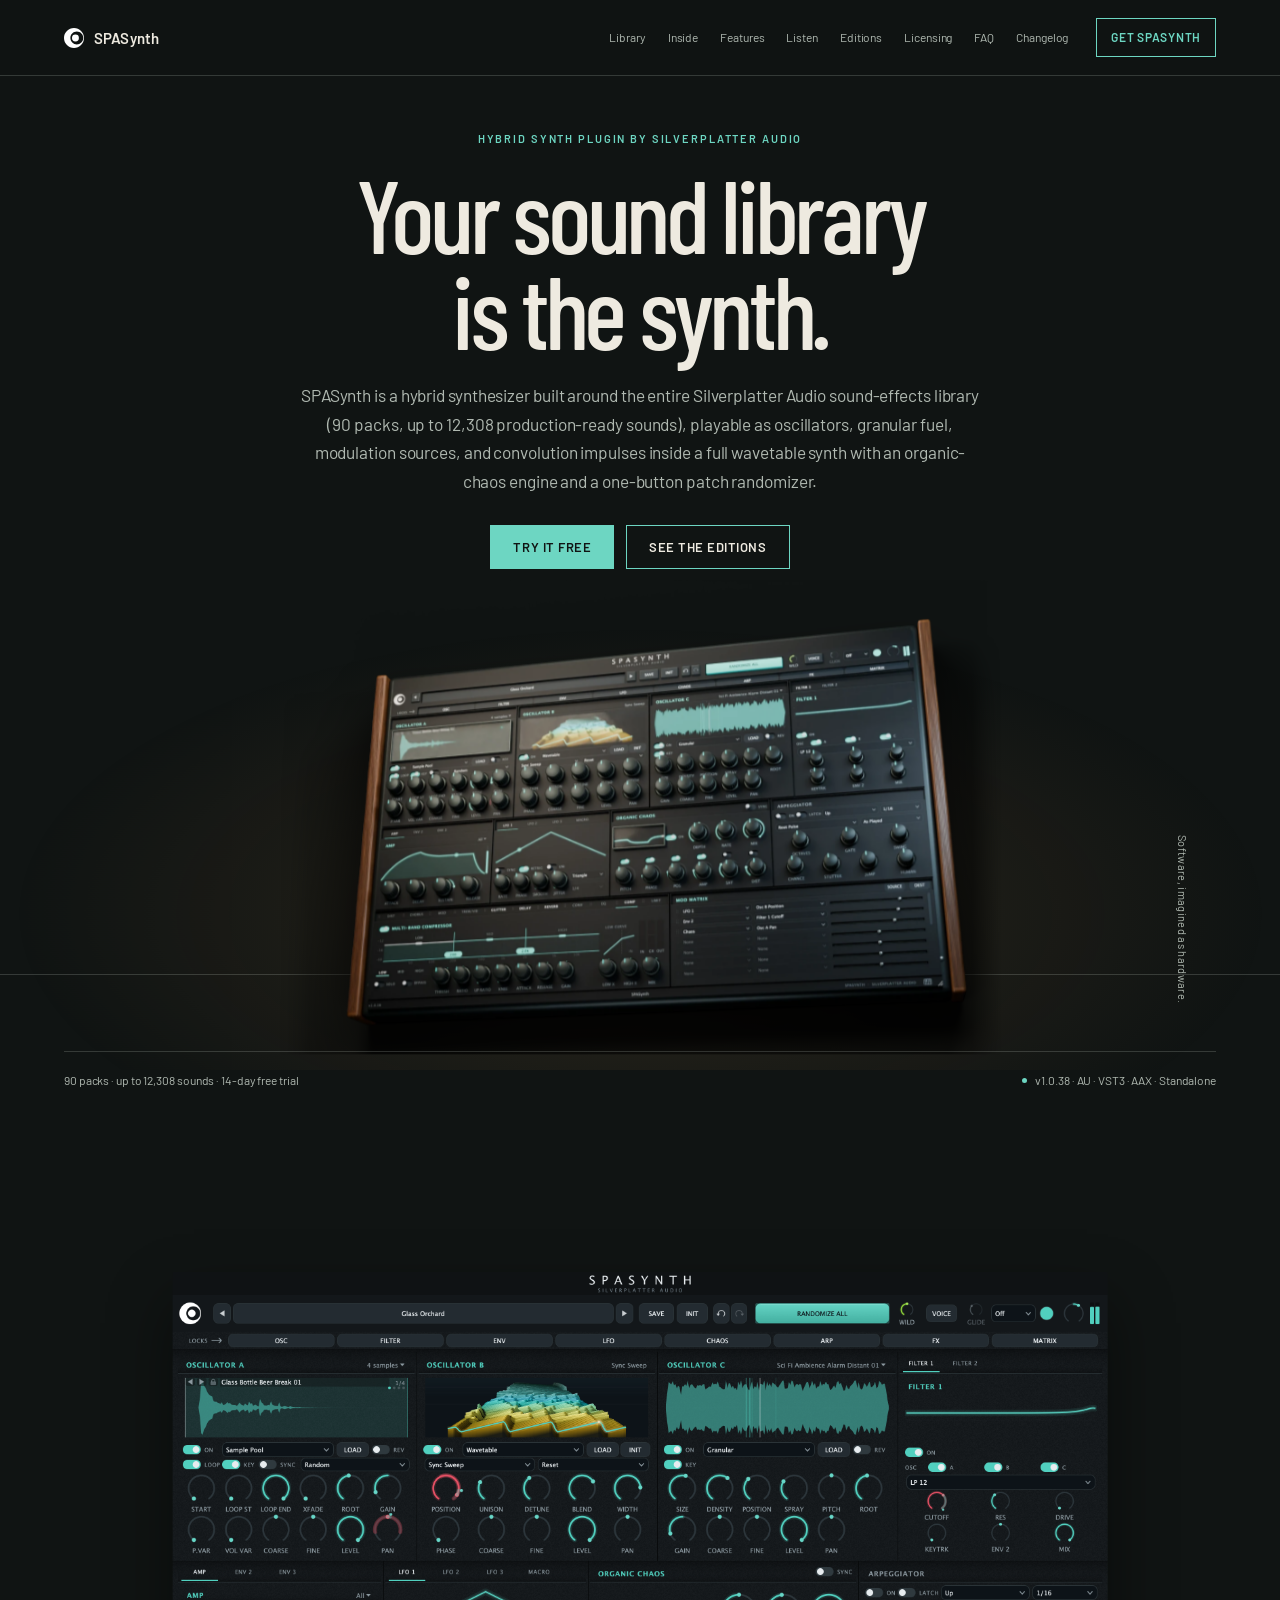
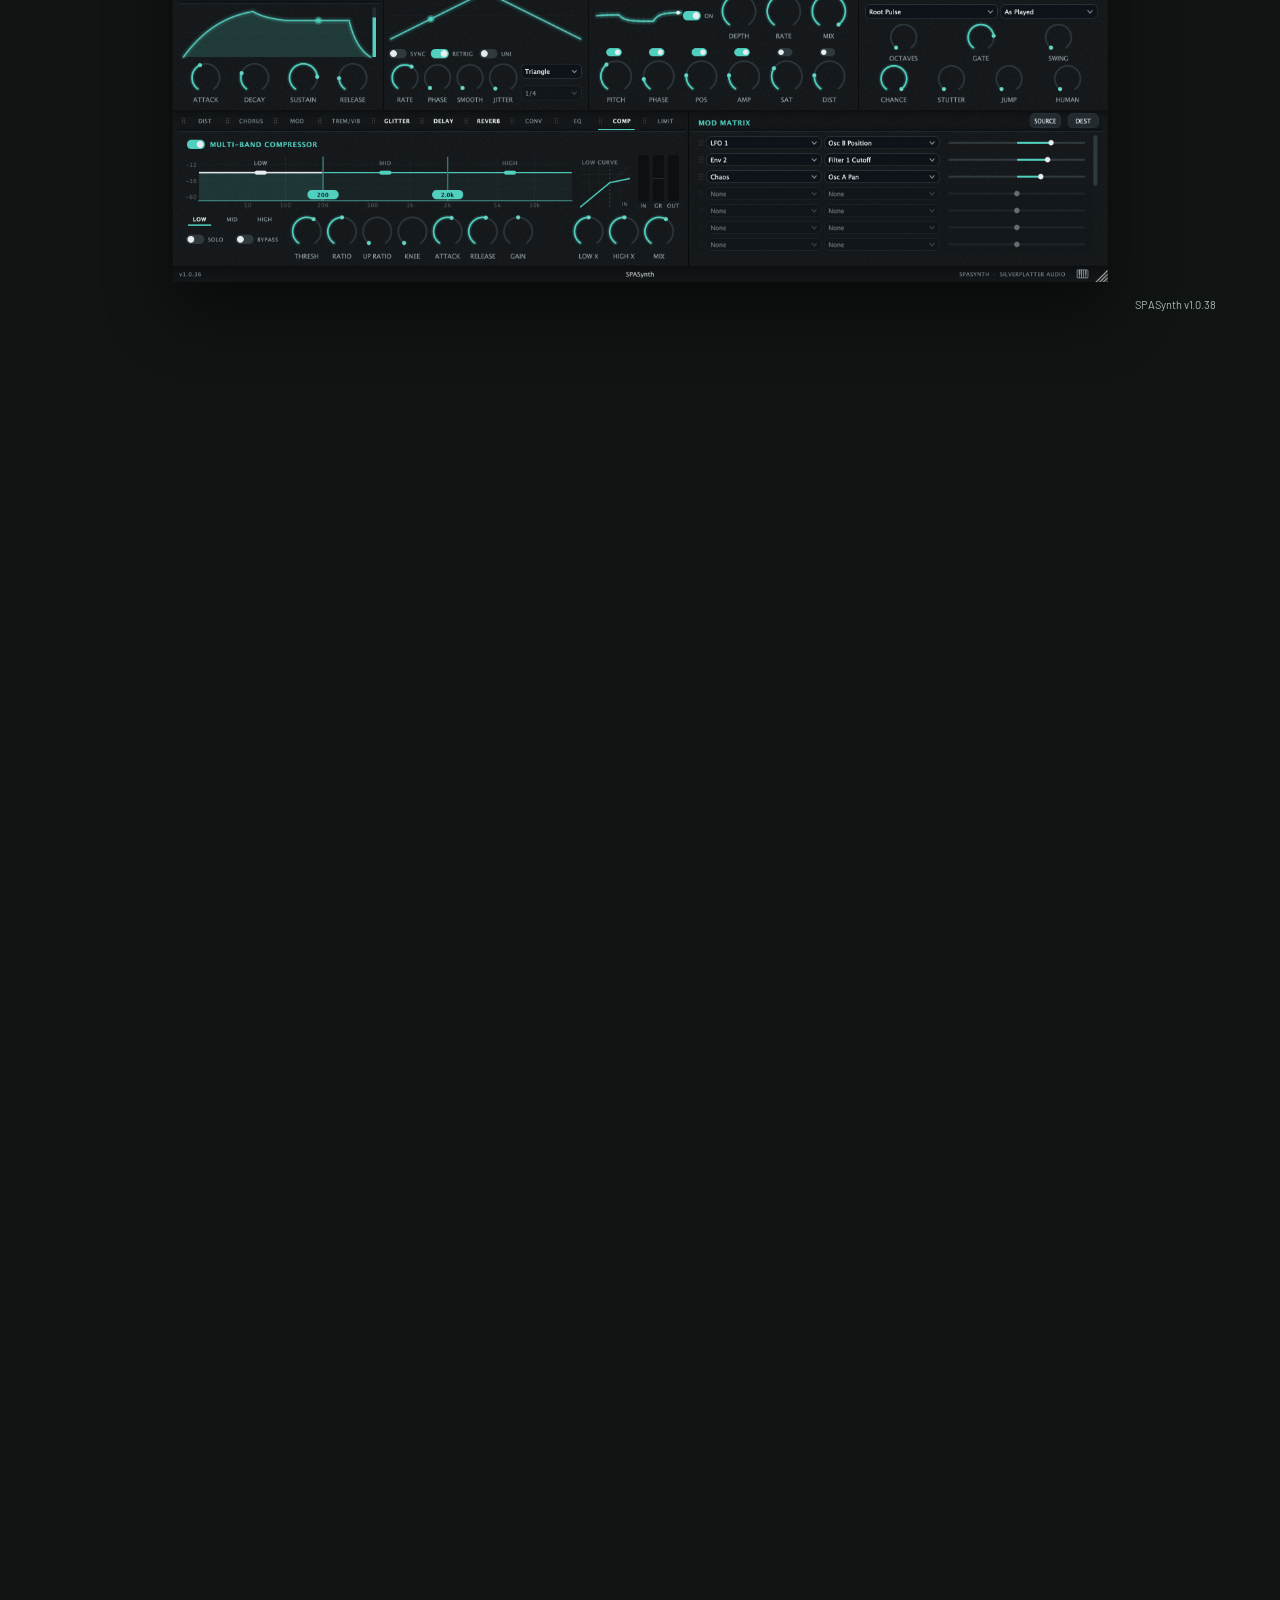
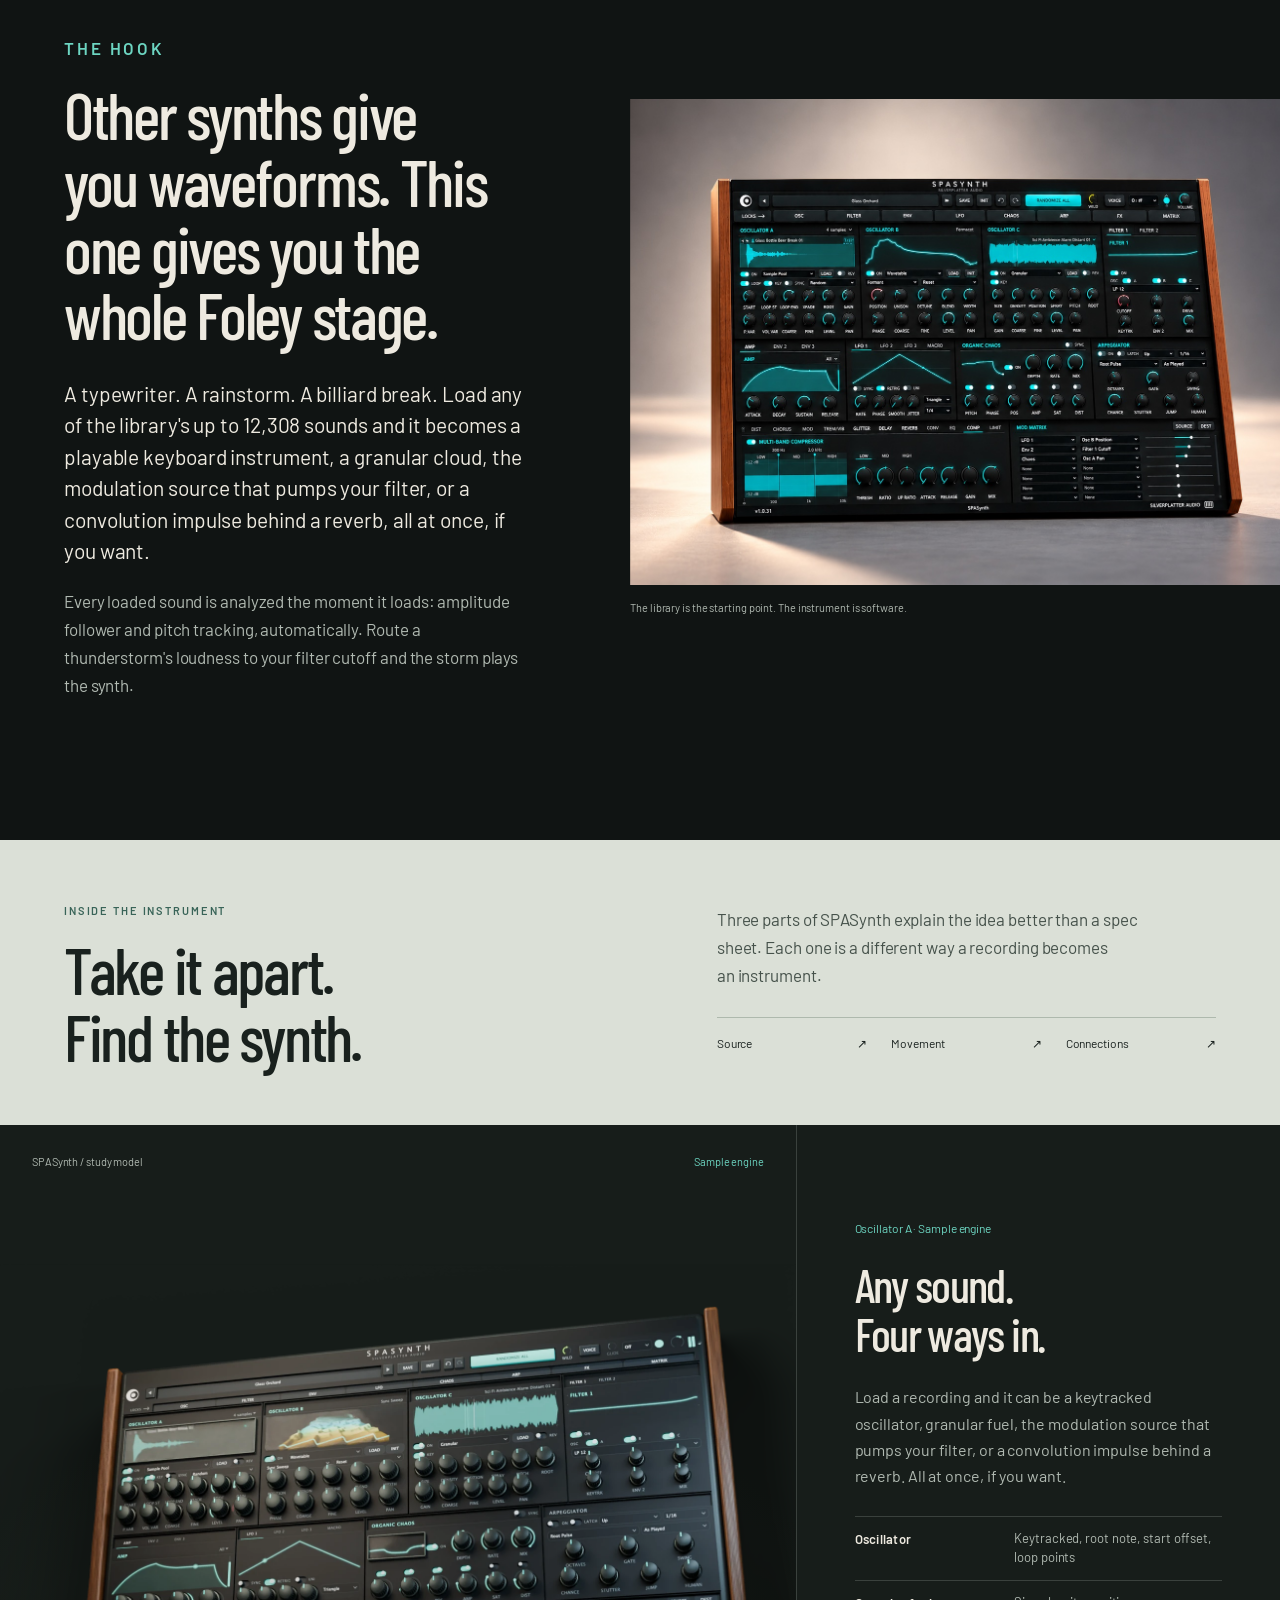
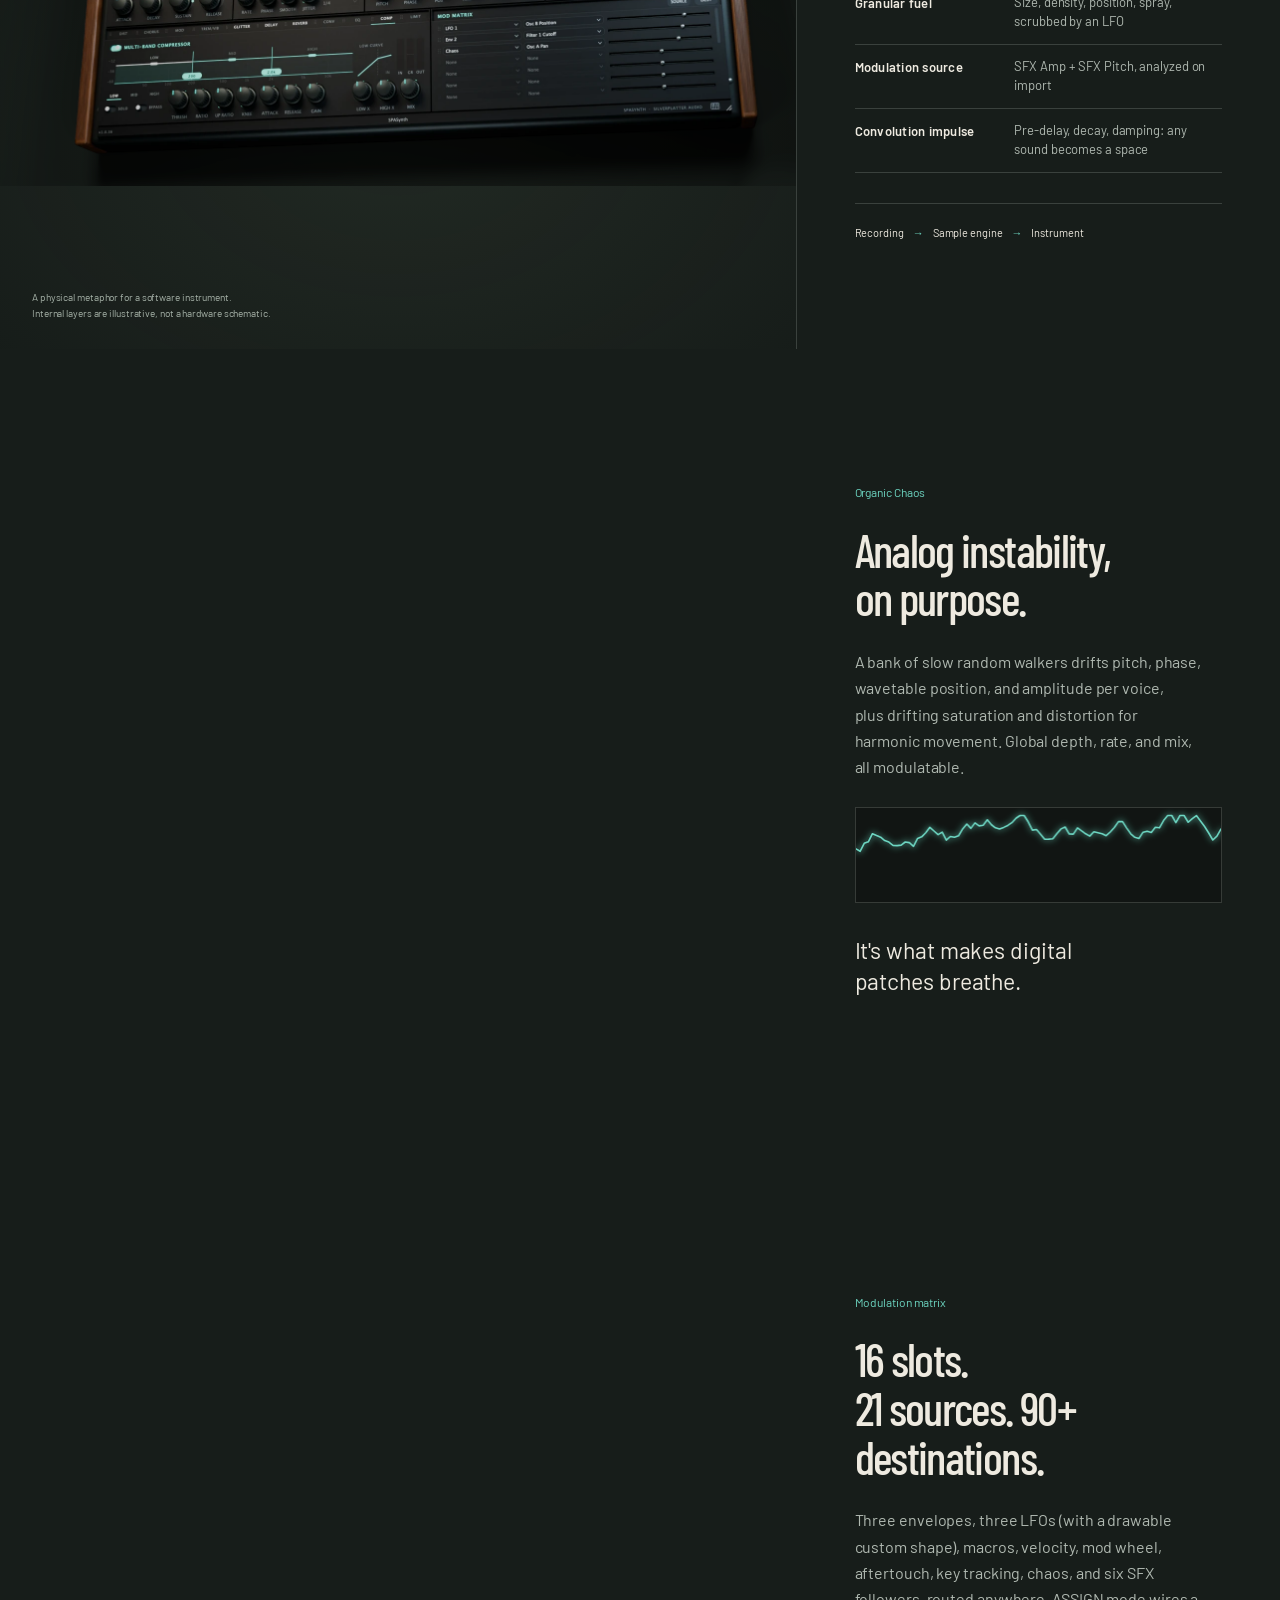
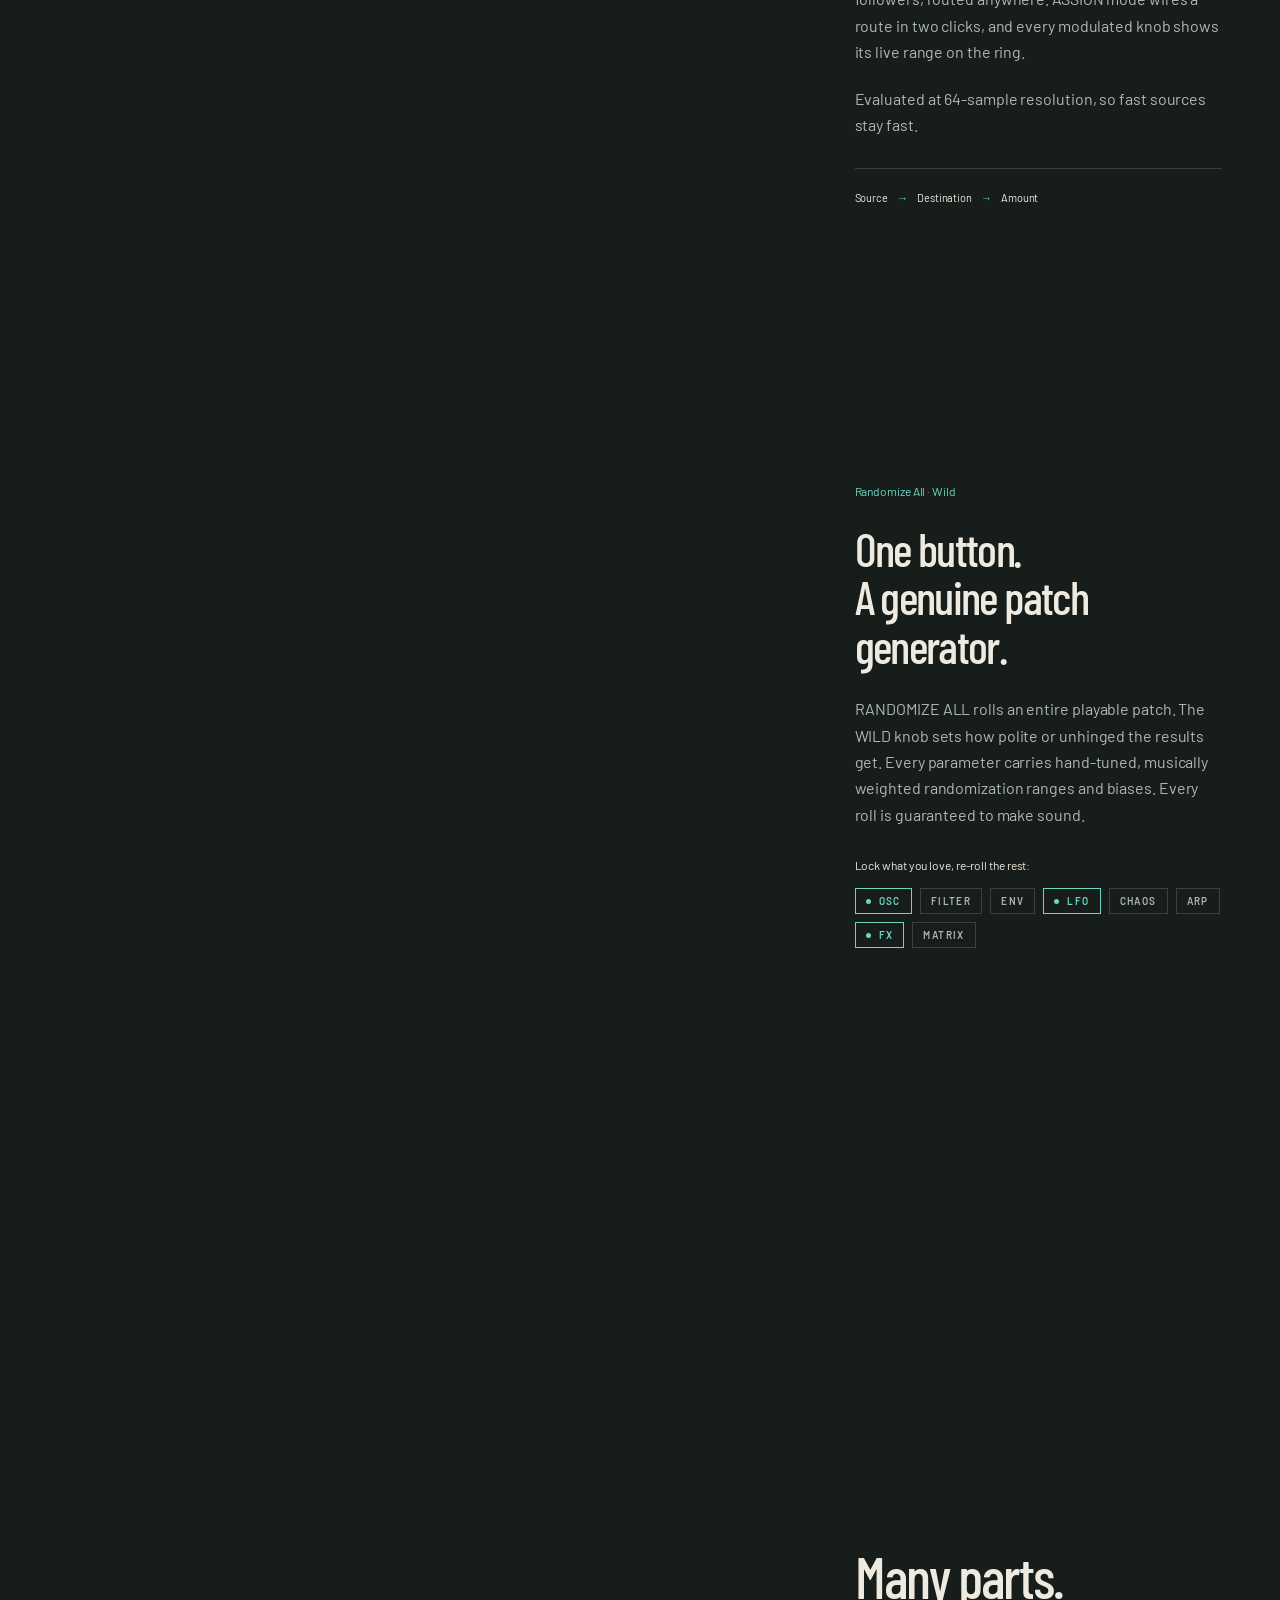
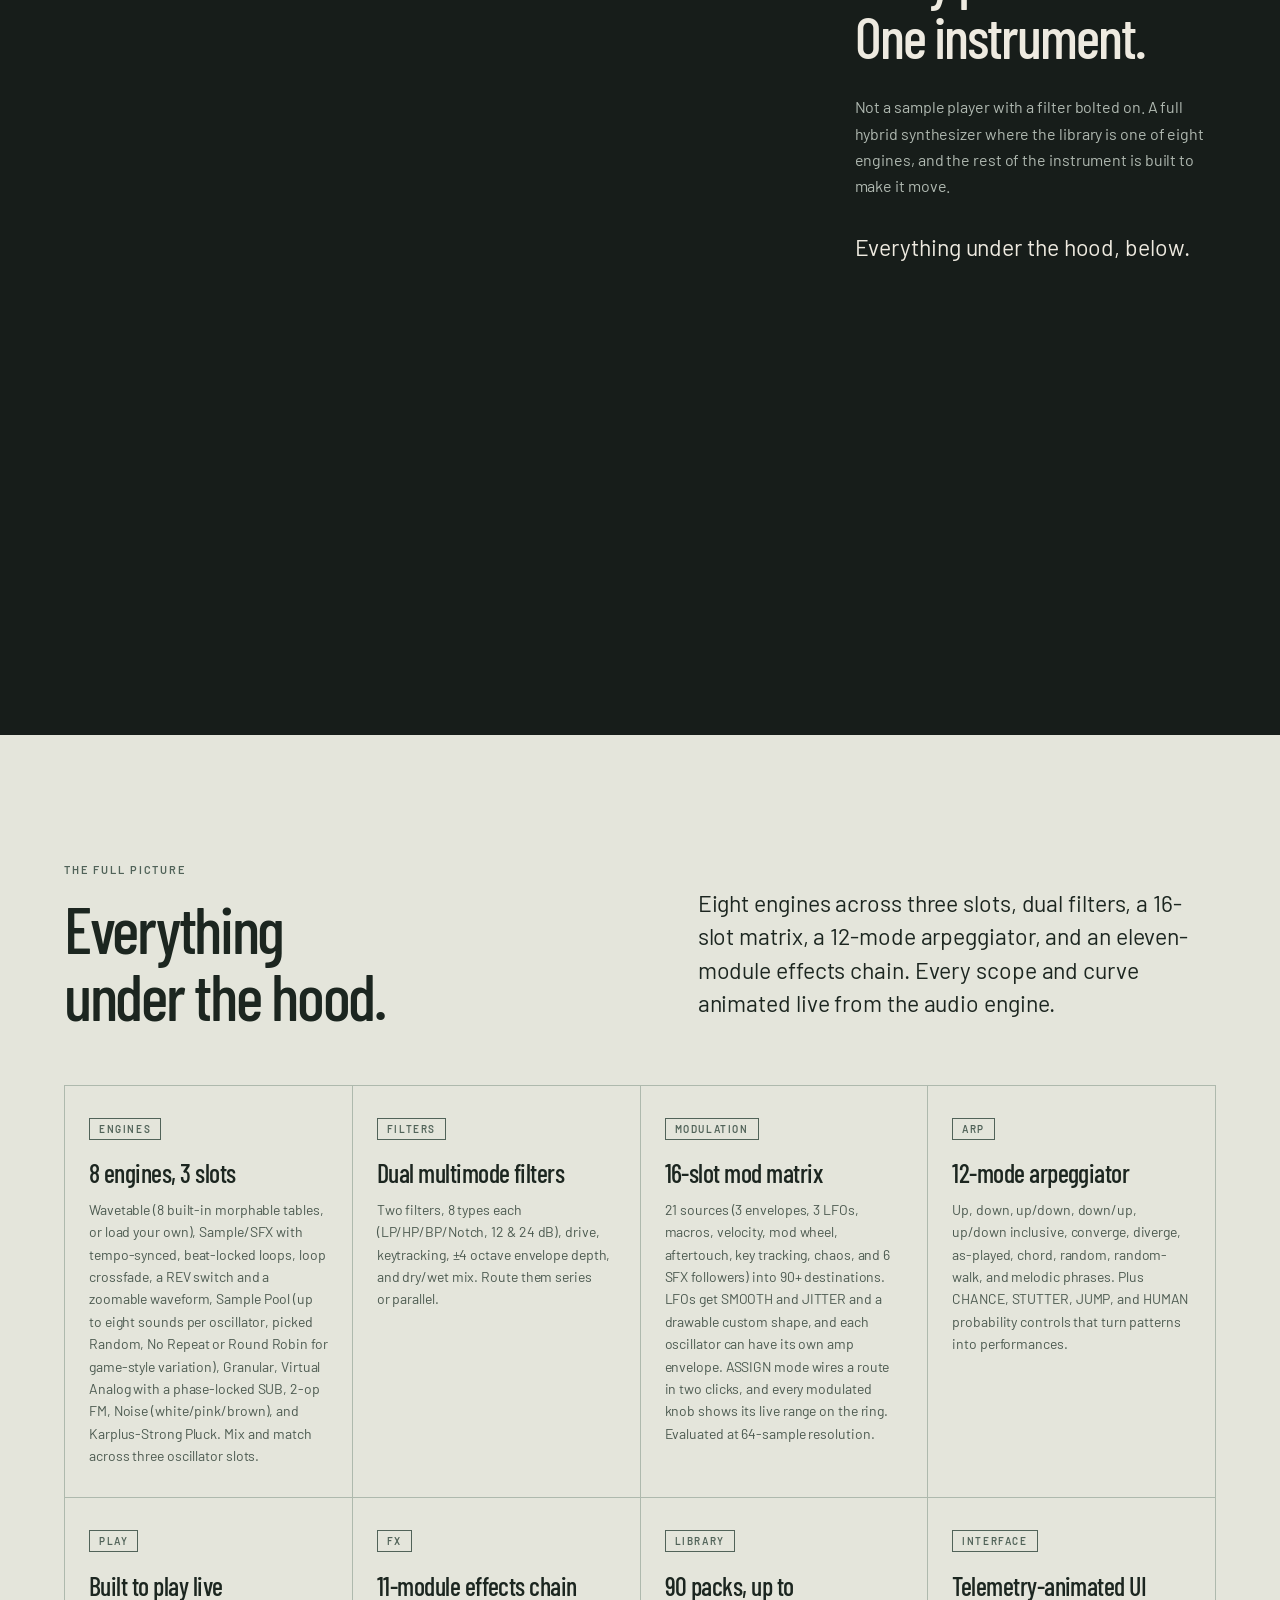
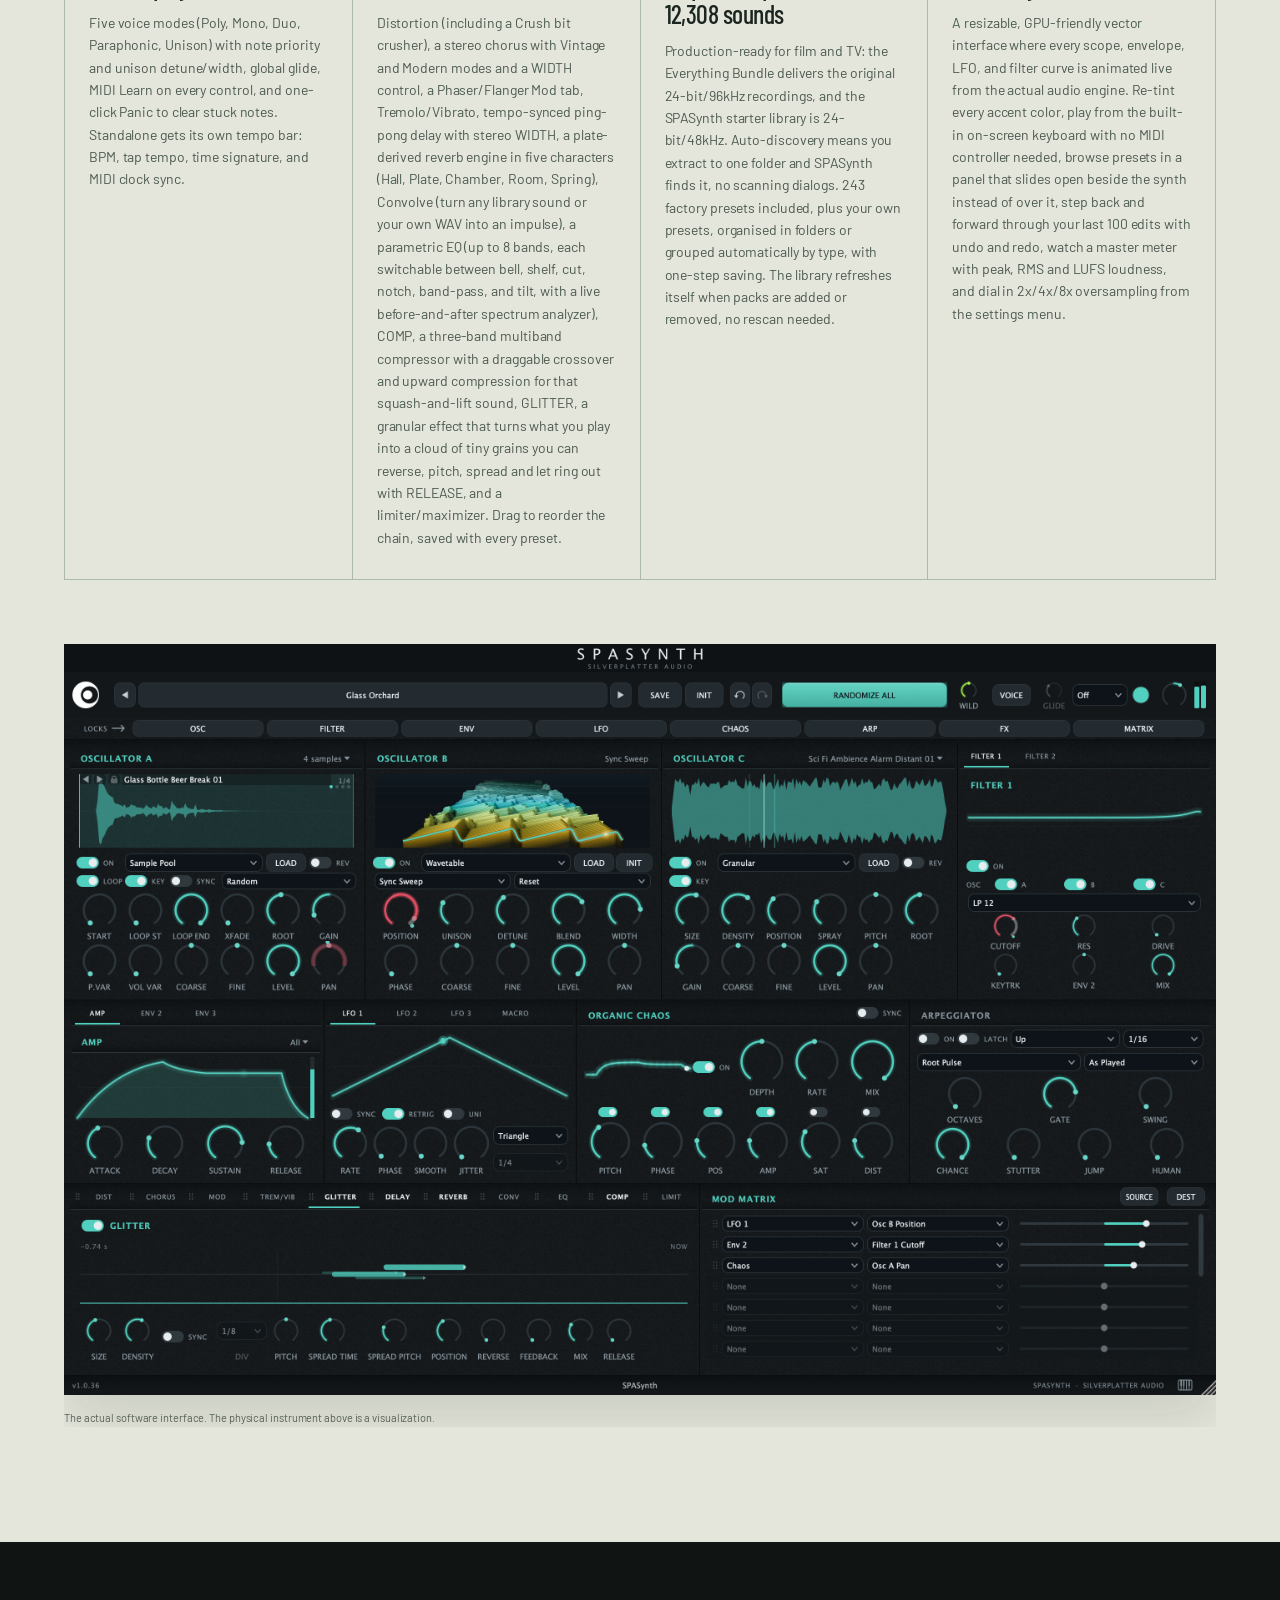
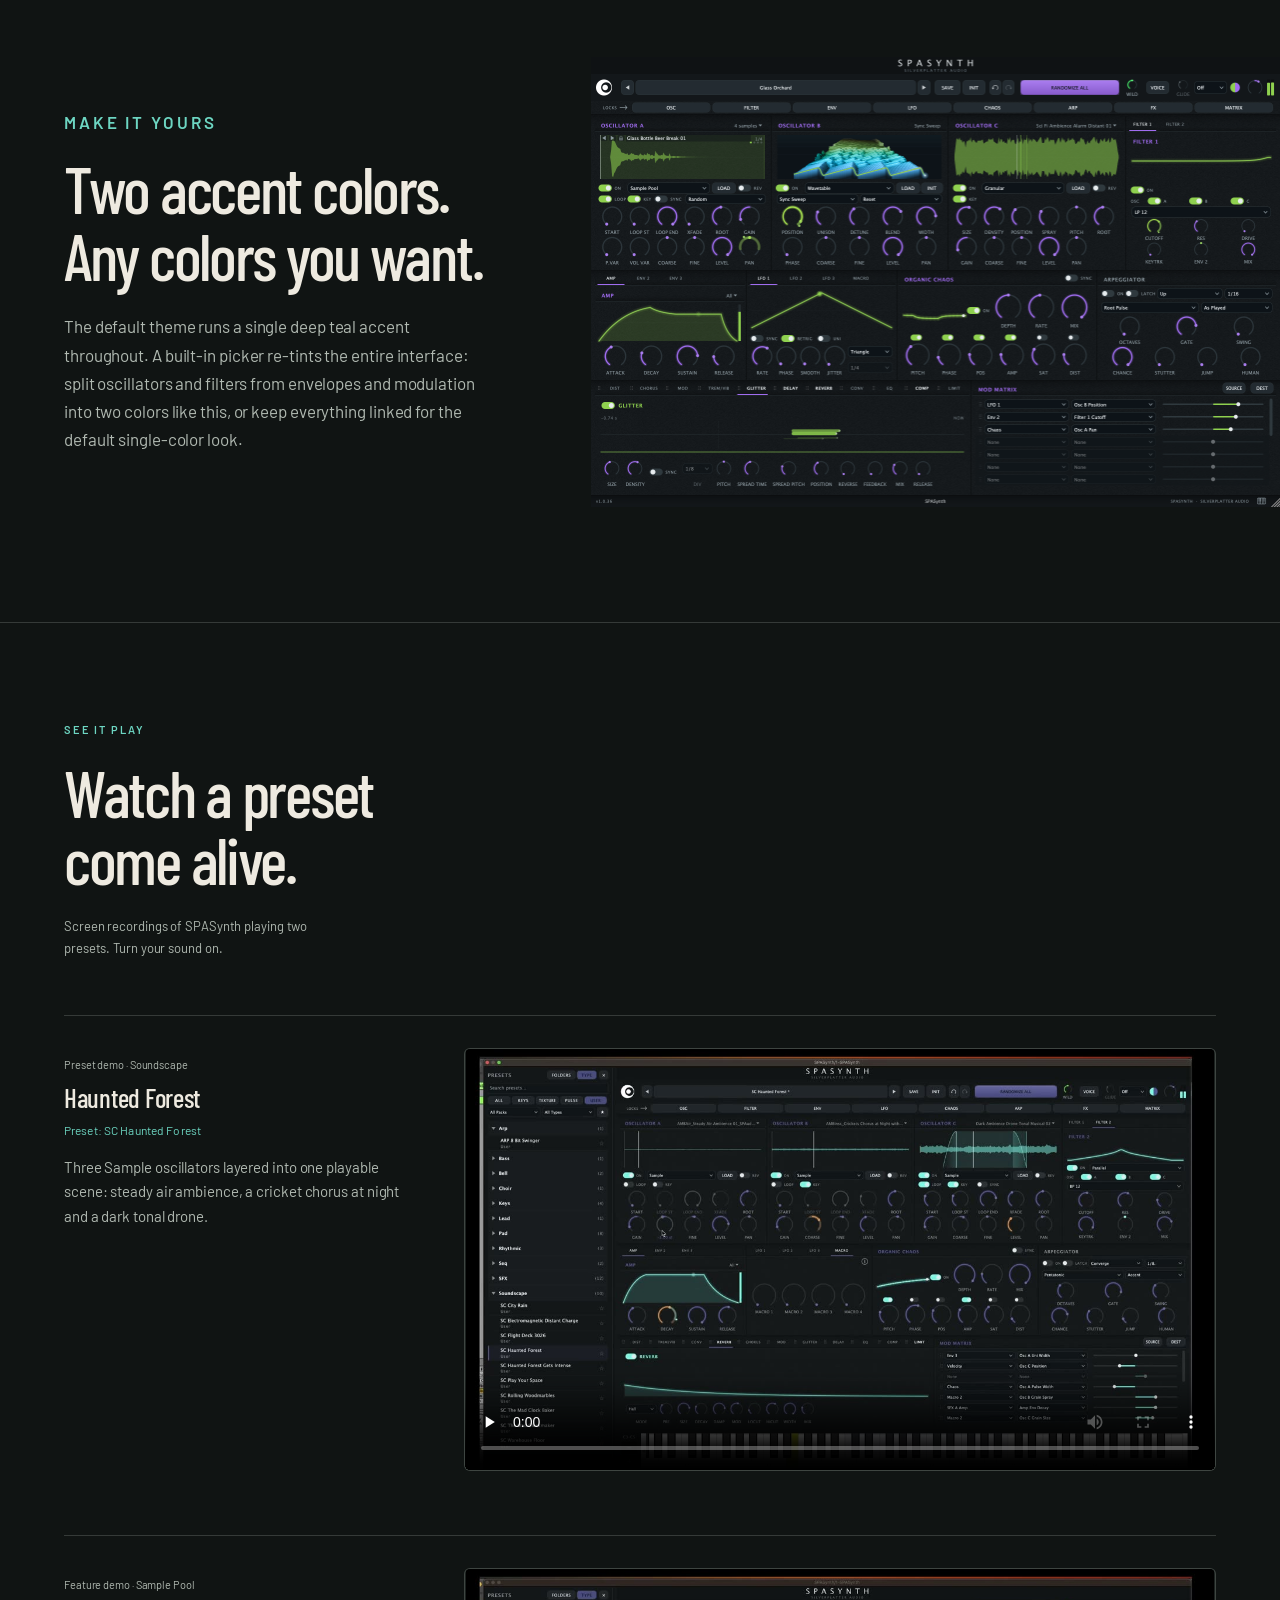
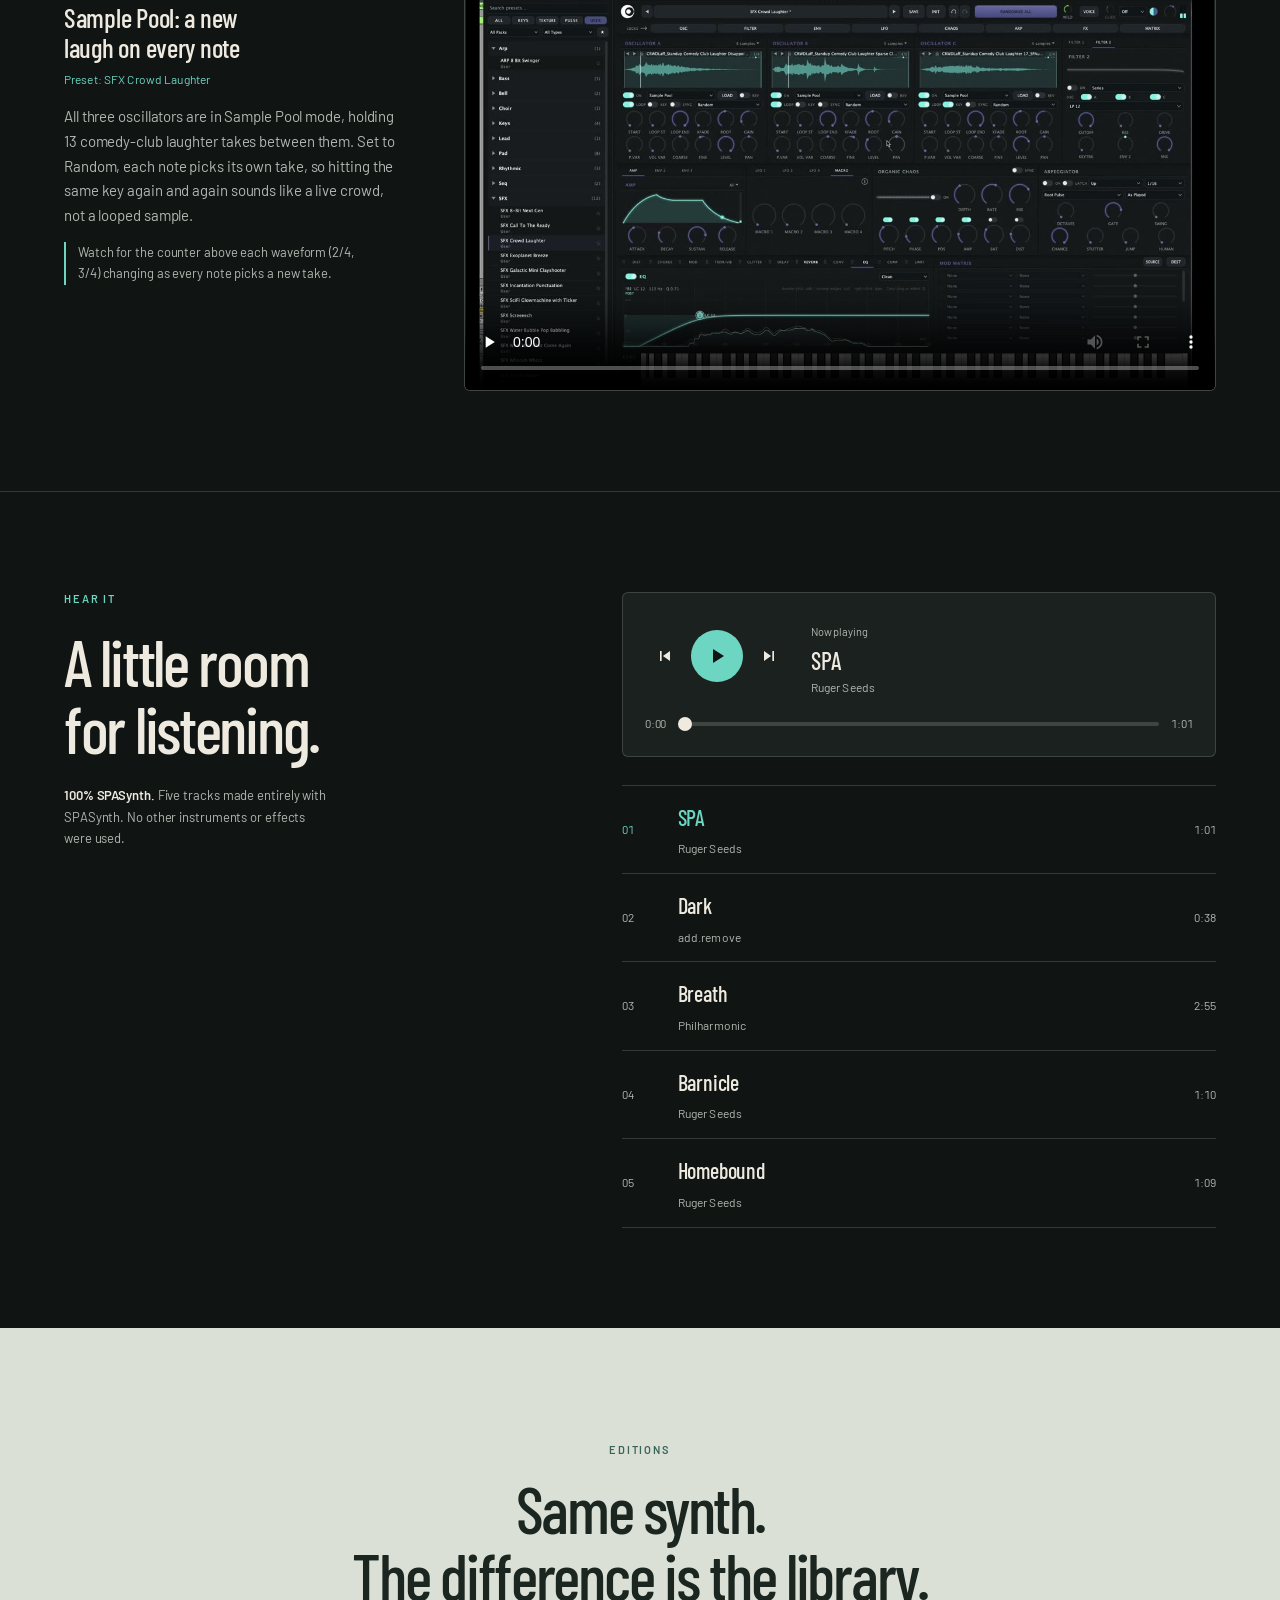
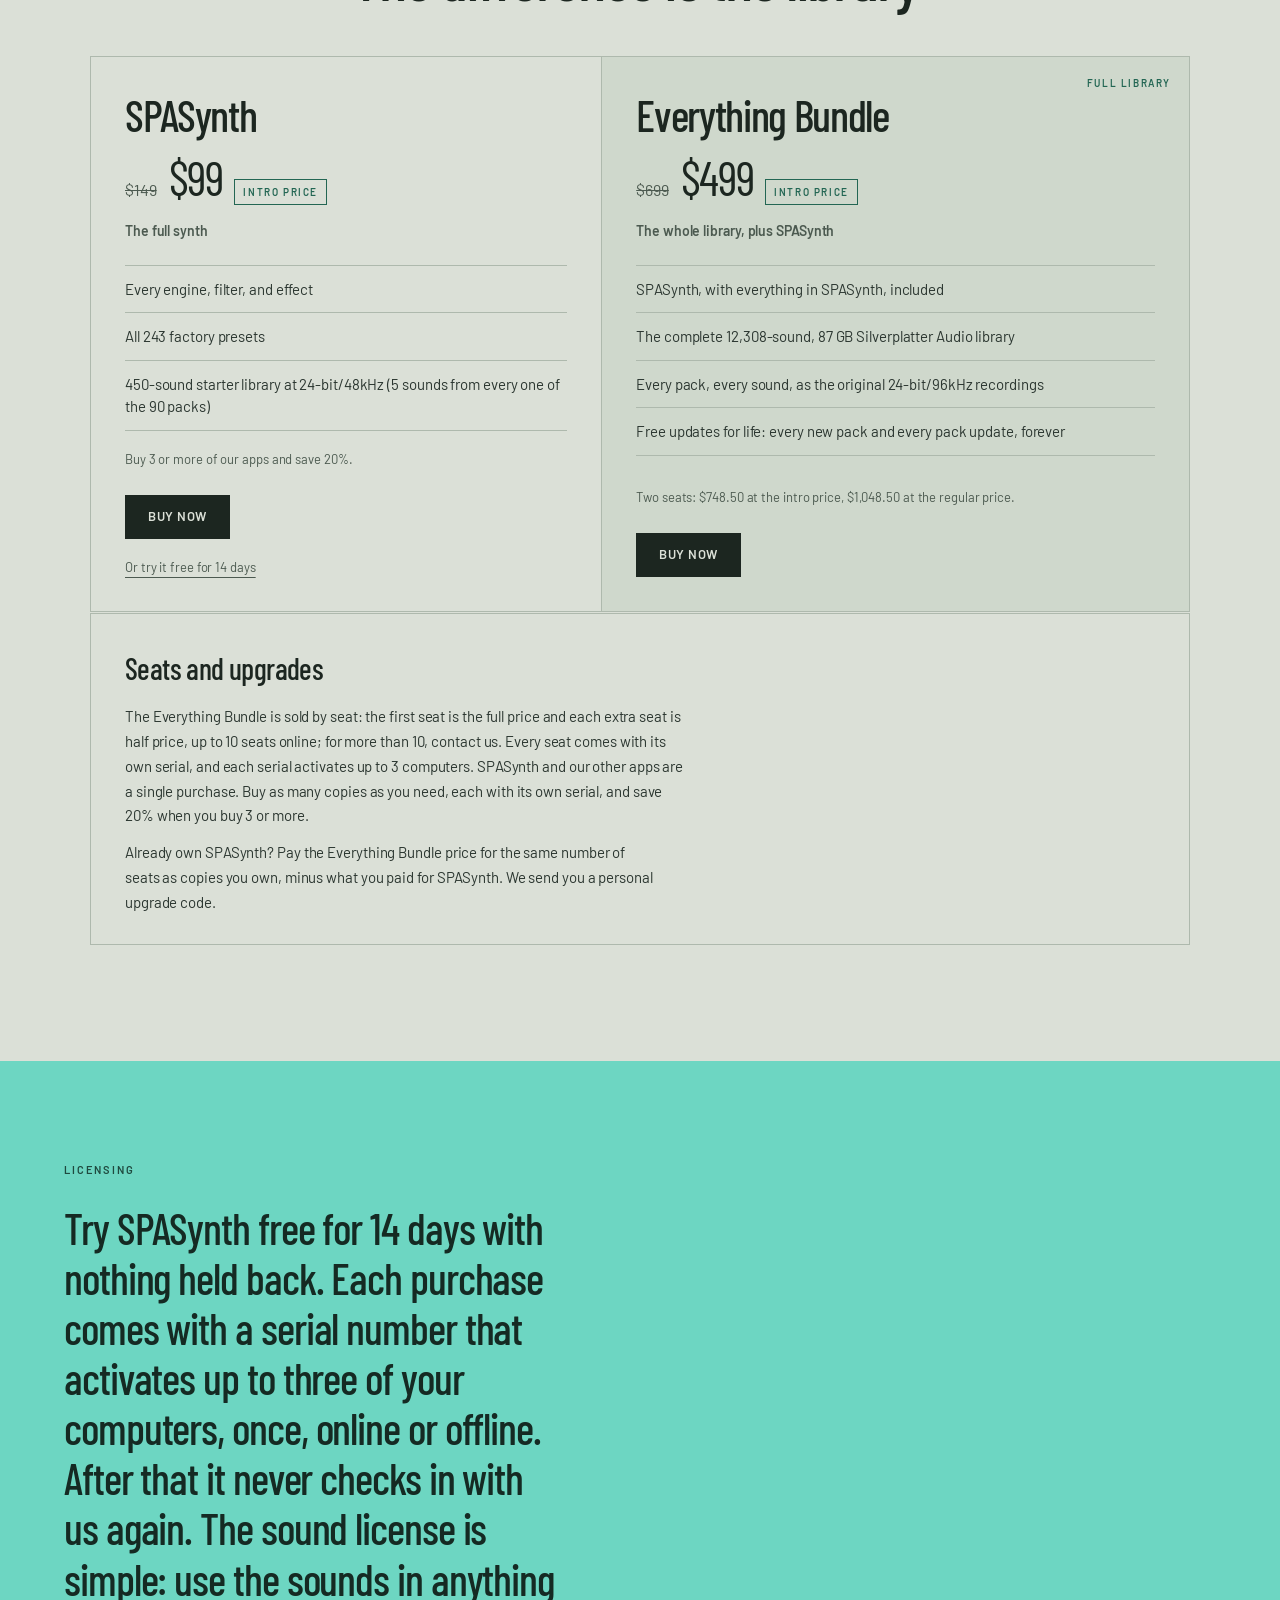
<file: index.html>
<!doctype html>
<html lang="en">
<head>
<meta charset="utf-8">
<meta name="viewport" content="width=device-width, initial-scale=1">
<meta name="theme-color" content="#101413">
<title>SPASynth: Sound-Effects Synth Plugin (VST3, AU) | Silverplatter Audio</title>
<meta name="description" content="SPASynth is a hybrid synth plugin (VST3, AU, standalone) for macOS and Windows, built around the entire Silverplatter Audio sound-effects library (90 packs, up to 12,308 sounds) as oscillators, granular fuel, modulation sources, and convolution impulses. Free 14-day trial.">
<meta property="og:type" content="website">
<meta property="og:title" content="SPASynth: Sound-Effects Synth Plugin (VST3, AU) | Silverplatter Audio">
<meta property="og:description" content="A hybrid synthesizer built around the entire Silverplatter Audio sound-effects library, up to 12,308 sounds playable as oscillators, granular fuel, modulation sources, and convolution impulses. Serial licensing with a free 14-day trial.">
<meta property="og:image" content="https://spasynth.com/assets/images/og-image.jpg">
<meta property="og:url" content="https://spasynth.com/">
<meta property="og:site_name" content="SPASynth">
<meta property="og:image:width" content="1200">
<meta property="og:image:height" content="782">
<meta property="og:image:alt" content="SPASynth, a hybrid synthesizer plugin by Silverplatter Audio.">
<meta name="twitter:card" content="summary_large_image">
<meta name="twitter:title" content="SPASynth: Sound-Effects Synth Plugin (VST3, AU) | Silverplatter Audio">
<meta name="twitter:description" content="A hybrid synthesizer built around the entire Silverplatter Audio sound-effects library, up to 12,308 sounds playable as oscillators, granular fuel, modulation sources, and convolution impulses. Serial licensing with a free 14-day trial.">
<meta name="twitter:image" content="https://spasynth.com/assets/images/og-image.jpg">
<link rel="canonical" href="https://spasynth.com/">
<meta name="robots" content="index, follow, max-image-preview:large, max-snippet:-1">
<script type="application/ld+json">
{
  "@context": "https://schema.org",
  "@graph": [
    {
      "@type": "Organization",
      "@id": "https://www.silverplatteraudio.com/#organization",
      "name": "Silverplatter Audio",
      "url": "https://www.silverplatteraudio.com/",
      "logo": "https://spasynth.com/assets/branding/SPAudio_logo_square_black.svg"
    },
    {
      "@type": "WebSite",
      "@id": "https://spasynth.com/#website",
      "url": "https://spasynth.com/",
      "name": "SPASynth",
      "publisher": {"@id": "https://www.silverplatteraudio.com/#organization"},
      "inLanguage": "en"
    },
    {
      "@type": "SoftwareApplication",
      "@id": "https://spasynth.com/#software",
      "name": "SPASynth",
      "url": "https://spasynth.com/",
      "description": "A hybrid synthesizer plugin built around the Silverplatter Audio sound-effects library, playable as oscillators, granular fuel, modulation sources, and convolution impulses inside a full wavetable synth.",
      "applicationCategory": "MultimediaApplication",
      "applicationSubCategory": "Synthesizer plugin (VST3, AU, standalone)",
      "operatingSystem": "macOS 11 or later (Apple silicon and Intel), Windows 10 or later (64-bit)",
      "image": "https://spasynth.com/assets/images/og-image.jpg",
      "screenshot": "https://spasynth.com/assets/scene/interface.png",
      "publisher": {"@id": "https://www.silverplatteraudio.com/#organization"},
      "author": {"@id": "https://www.silverplatteraudio.com/#organization"},
      "featureList": [
        "Eight engines across three oscillator slots: wavetable, sample/SFX, sample pool, granular, virtual analog, 2-op FM, noise, Karplus-Strong pluck",
        "Any library sound as an oscillator, granular source, modulation source, or convolution impulse",
        "Dual multimode filters",
        "16-slot modulation matrix",
        "12-mode arpeggiator",
        "11-module reorderable effects chain",
        "One-button patch randomizer",
        "Free 14-day trial, serial licensing, up to 3 computers per serial"
      ]
    },
    {
      "@type": "MusicPlaylist",
      "@id": "https://spasynth.com/#listening",
      "name": "100% SPASynth demo tracks",
      "description": "Original tracks made entirely with SPASynth. No other instruments or effects were used.",
      "url": "https://spasynth.com/#listening",
      "numTracks": 5,
      "track": [
        {"@type": "MusicRecording", "name": "SPA", "byArtist": {"@type": "MusicGroup", "name": "Ruger Seeds"}, "duration": "PT1M1S", "url": "https://spasynth.com/assets/audio/spa-1.2.mp3"},
        {"@type": "MusicRecording", "name": "Dark", "byArtist": {"@type": "MusicGroup", "name": "add.remove"}, "duration": "PT38S", "url": "https://spasynth.com/assets/audio/dark.mp3"},
        {"@type": "MusicRecording", "name": "Breath", "byArtist": {"@type": "MusicGroup", "name": "Philharmonic"}, "duration": "PT2M55S", "url": "https://spasynth.com/assets/audio/breath.mp3"},
        {"@type": "MusicRecording", "name": "Barnicle", "byArtist": {"@type": "MusicGroup", "name": "Ruger Seeds"}, "duration": "PT1M10S", "url": "https://spasynth.com/assets/audio/barnicle-v1.1.mp3"},
        {"@type": "MusicRecording", "name": "Homebound", "byArtist": {"@type": "MusicGroup", "name": "Ruger Seeds"}, "duration": "PT1M9S", "url": "https://spasynth.com/assets/audio/homebound-v1.0.mp3"}
      ]
    }
  ]
}
</script>
<link rel="icon" href="assets/branding/SPAudio_logo_white.svg" type="image/svg+xml">
<link rel="preconnect" href="https://fonts.googleapis.com">
<link rel="preconnect" href="https://fonts.gstatic.com" crossorigin>
<link href="https://fonts.googleapis.com/css2?family=Barlow:wght@400;500;600;700&family=Barlow+Condensed:wght@400;500;600&display=swap" rel="stylesheet">
<link rel="stylesheet" href="css/scrollcraft.css">
<link rel="stylesheet" href="css/styles.css?v=20261028-playlist">
<script src="js/scrollcraft.js" defer></script>
<script src="js/page.js?v=20261028-playlist" defer></script>
<script type="module" src="js/scene.js?v=20261030-v1036"></script>
</head>
<body>
<a class="skip-link" href="#hook">Skip to the content</a>

<header class="masthead" id="top">
  <a class="brand" href="#top"><img class="brand-mark" src="assets/branding/SPAudio_logo_white.svg" alt="" width="20" height="20"><span>SPASynth</span></a>
  <nav class="masthead-nav" id="main-nav" aria-label="Sections">
    <a href="#hook">Library</a>
    <a href="#teardown">Inside</a>
    <a href="#features">Features</a>
    <a href="#listening">Listen</a>
    <a href="#editions">Editions</a>
    <a href="#licensing">Licensing</a>
    <a href="#faq">FAQ</a>
    <a href="#changelog">Changelog</a>
  </nav>
  <a class="masthead-cta" href="#editions">Get SPASynth</a>
  <button class="nav-toggle" id="nav-toggle" aria-label="Toggle menu" aria-expanded="false" aria-controls="main-nav"><span></span><span></span><span></span></button>
</header>

<main>
  <!-- HERO -->
  <section class="hero" data-sc-act="flow" aria-labelledby="hero-title">
    <div class="hero-copy">
      <p class="eyebrow">Hybrid synth plugin by Silverplatter Audio</p>
      <h1 id="hero-title">Your sound library<br> is the synth.</h1>
      <p class="hero-deck">SPASynth is a hybrid synthesizer built around the entire Silverplatter Audio sound-effects library (<span data-stat="packs">90</span> packs, up to <span data-stat="sounds">12,308</span> production-ready sounds), playable as oscillators, granular fuel, modulation sources, and convolution impulses inside a full wavetable synth with an organic-chaos engine and a one-button patch randomizer.</p>
      <div class="hero-cta">
        <a class="btn btn-solid" href="/download">Try it free</a>
        <a class="btn btn-line" href="#editions">See the Editions</a>
      </div>
    </div>
    <div class="hero-object">
      <div class="hero-light" aria-hidden="true" data-sc-parallax="0.55"></div>
      <div class="hero-rule" aria-hidden="true"></div>
      <img class="hero-synth" src="assets/scene/studio-assembled.webp?v=20261030-v1036" width="1600" height="1050" alt="A three-dimensional SPASynth instrument with wood side panels, black controls and turquoise displays." fetchpriority="high" data-sc-parallax="-0.45">
      <p class="object-caption">Software, imagined as hardware.</p>
    </div>
    <div class="hero-foot"><span><span data-stat="packs">90</span> packs · up to <span data-stat="sounds">12,308</span> sounds · 14-day free trial</span><span class="release-status"><i aria-hidden="true"></i> v1.0.38 · AU · VST3 · AAX · Standalone</span></div>
  </section>

  <!-- UI DEMO: a pinned beat. Scrolling opens the preset browser beside the synth, as the app does. -->
  <section class="demo" data-sc-act="pin" data-sc-span="2.2" aria-label="SPASynth interface">
    <div class="demo-stage section-gutter" data-sc-stage>
      <figure class="demo-figure">
        <div class="demo-inner">
          <div class="demo-panel-clip"><img class="demo-panel" src="assets/images/spasynth-demo-panel.png?v=20261004-1031" width="320" height="900" alt="" aria-hidden="true"></div>
          <img class="demo-synth" src="assets/images/spasynth-demo-base.png?v=20261030-v1036" width="2760" height="1800" alt="The SPASynth v1.0.38 interface in its dark theme with teal accents. As the page scrolls, the preset browser panel opens beside it, listing packs and presets." loading="lazy">
        </div>
        <figcaption>SPASynth v1.0.38</figcaption>
      </figure>
    </div>
  </section>

  <!-- THE HOOK -->
  <section class="origin section-gutter" id="hook" data-sc-act="flow" aria-labelledby="hook-title">
    <div class="origin-copy">
      <p class="eyebrow">The hook</p>
      <h2 id="hook-title">Other synths give you waveforms. This one gives you the whole Foley stage.</h2>
      <p class="lead">A typewriter. A rainstorm. A billiard break. Load any of the library's up to <span data-stat="sounds">12,308</span> sounds and it becomes a playable keyboard instrument, a granular cloud, the modulation source that pumps your filter, or a convolution impulse behind a reverb, all at once, if you want.</p>
      <p>Every loaded sound is analyzed the moment it loads: amplitude follower and pitch tracking, automatically. Route a thunderstorm's loudness to your filter cutoff and the storm plays the synth.</p>
    </div>
    <figure class="studio-figure" data-sc-reveal="left" data-sc-reveal-at="0.05 0.4">
      <img src="assets/scene/product-shot.jpg?v=20261027" width="1577" height="997" alt="The SPASynth interface shown as a hardware-style synth in a walnut-sided case." loading="lazy">
      <figcaption>The library is the starting point. The instrument is software.</figcaption>
    </figure>
  </section>

  <!-- BENCH INTRO -->
  <section class="bench-intro section-gutter" aria-labelledby="bench-title" data-sc-act="flow">
    <div><p class="eyebrow">Inside the instrument</p><h2 id="bench-title">Take it apart.<br> Find the synth.</h2></div>
    <div class="bench-intro-right"><p>Three parts of SPASynth explain the idea better than a spec sheet. Each one is a different way a recording becomes an instrument.</p>
      <nav class="signal-index" aria-label="Explore the instrument"><a href="#sample-note">Source <span aria-hidden="true">↗</span></a><a href="#chaos-note">Movement <span aria-hidden="true">↗</span></a><a href="#matrix-note">Connections <span aria-hidden="true">↗</span></a></nav>
    </div>
  </section>

  <!-- TEARDOWN -->
  <section class="teardown" id="teardown" data-sc-act="flow" aria-label="An illustrated teardown of SPASynth">
    <div class="bench-visual">
      <div class="bench-caption"><span>SPASynth / study model</span><span id="module-label">Sample engine</span></div>
      <div id="synth-stage" data-model-version="20261030-v1036" data-poster-assembled="assets/scene/studio-assembled.webp?v=20261030-v1036" data-poster-exploded="assets/scene/studio-exploded.webp?v=20261030-v1036" role="img" aria-label="Three-dimensional SPASynth model. Selected module panels, displays and controls separate into an exploded view, then reassemble as the page progresses.">
        <img class="scene-fallback" src="assets/scene/studio-assembled.webp?v=20261030-v1036" width="1600" height="1050" alt="" aria-hidden="true">
      </div>
      <div class="bench-floor" aria-hidden="true"></div>
      <p class="model-disclosure">A physical metaphor for a software instrument.<br> Internal layers are illustrative, not a hardware schematic.</p>
    </div>
    <div class="field-notes">
      <article class="field-note" id="sample-note" data-module="sample">
        <div class="note-content"><span class="component-name">Oscillator A · Sample engine</span>
          <h3>Any sound.<br> Four ways in.</h3>
          <p>Load a recording and it can be a keytracked oscillator, granular fuel, the modulation source that pumps your filter, or a convolution impulse behind a reverb. All at once, if you want.</p>
          <dl class="route-list">
            <div><dt>Oscillator</dt><dd>Keytracked, root note, start offset, loop points</dd></div>
            <div><dt>Granular fuel</dt><dd>Size, density, position, spray, scrubbed by an LFO</dd></div>
            <div><dt>Modulation source</dt><dd>SFX Amp + SFX Pitch, analyzed on import</dd></div>
            <div><dt>Convolution impulse</dt><dd>Pre-delay, decay, damping: any sound becomes a space</dd></div>
          </dl>
          <div class="signal-line"><span>Recording</span><b aria-hidden="true">→</b><span>Sample engine</span><b aria-hidden="true">→</b><span>Instrument</span></div>
        </div>
      </article>
      <article class="field-note" id="chaos-note" data-module="chaos">
        <div class="note-content"><span class="component-name">Organic Chaos</span>
          <h3>Analog instability,<br> on purpose.</h3>
          <p>A bank of slow random walkers drifts pitch, phase, wavetable position, and amplitude per voice, plus drifting saturation and distortion for harmonic movement. Global depth, rate, and mix, all modulatable.</p>
          <div class="scope-widget" aria-hidden="true"><canvas id="chaos-scope"></canvas></div>
          <p class="note-pull">It's what makes digital patches breathe.</p>
        </div>
      </article>
      <article class="field-note" id="matrix-note" data-module="matrix">
        <div class="note-content"><span class="component-name">Modulation matrix</span>
          <h3>16 slots.<br> 21 sources. 90+ destinations.</h3>
          <p>Three envelopes, three LFOs (with a drawable custom shape), macros, velocity, mod wheel, aftertouch, key tracking, chaos, and six SFX followers, routed anywhere. ASSIGN mode wires a route in two clicks, and every modulated knob shows its live range on the ring.</p>
          <p>Evaluated at 64-sample resolution, so fast sources stay fast.</p>
          <div class="signal-line"><span>Source</span><b aria-hidden="true">→</b><span>Destination</span><b aria-hidden="true">→</b><span>Amount</span></div>
        </div>
      </article>
      <article class="field-note quiet-note" id="random-note" data-module="whole">
        <div class="note-content"><span class="component-name">Randomize All · Wild</span>
          <h3>One button.<br> A genuine patch generator.</h3>
          <p>RANDOMIZE ALL rolls an entire playable patch. The WILD knob sets how polite or unhinged the results get. Every parameter carries hand-tuned, musically weighted randomization ranges and biases. Every roll is guaranteed to make sound.</p>
          <p class="locks-label">Lock what you love, re-roll the rest:</p>
          <div class="lock-row" aria-label="Section locks">
            <span class="lock-chip is-locked">OSC</span><span class="lock-chip">FILTER</span><span class="lock-chip">ENV</span><span class="lock-chip is-locked">LFO</span><span class="lock-chip">CHAOS</span><span class="lock-chip">ARP</span><span class="lock-chip is-locked">FX</span><span class="lock-chip">MATRIX</span>
          </div>
        </div>
      </article>
      <article class="field-note reassembly-note" id="reassembly-note" data-module="whole">
        <div class="note-content">
          <h3>Many parts.<br> One instrument.</h3>
          <p>Not a sample player with a filter bolted on. A full hybrid synthesizer where the library is one of eight engines, and the rest of the instrument is built to make it move.</p>
          <p class="note-pull">Everything under the hood, below.</p>
        </div>
      </article>
    </div>
  </section>

  <!-- FEATURES -->
  <section class="build section-gutter" id="features" data-sc-act="flow" aria-labelledby="features-title">
    <div class="build-heading"><p class="eyebrow">The full picture</p><h2 id="features-title">Everything under the hood.</h2></div>
    <div class="build-copy"><p class="lead">Eight engines across three slots, dual filters, a 16-slot matrix, a 12-mode arpeggiator, and an eleven-module effects chain. Every scope and curve animated live from the audio engine.</p></div>
    <div class="feature-grid" data-sc-in data-sc-stagger="60">
      <article class="feature-card"><span class="tag">Engines</span><h3>8 engines, 3 slots</h3><p>Wavetable (8 built-in morphable tables, or load your own), Sample/SFX with tempo-synced, beat-locked loops, loop crossfade, a REV switch and a zoomable waveform, Sample Pool (up to eight sounds per oscillator, picked Random, No Repeat or Round Robin for game-style variation), Granular, Virtual Analog with a phase-locked SUB, 2-op FM, Noise (white/pink/brown), and Karplus-Strong Pluck. Mix and match across three oscillator slots.</p></article>
      <article class="feature-card"><span class="tag">Filters</span><h3>Dual multimode filters</h3><p>Two filters, 8 types each (LP/HP/BP/Notch, 12 &amp; 24 dB), drive, keytracking, ±4 octave envelope depth, and dry/wet mix. Route them series or parallel.</p></article>
      <article class="feature-card"><span class="tag">Modulation</span><h3>16-slot mod matrix</h3><p>21 sources (3 envelopes, 3 LFOs, macros, velocity, mod wheel, aftertouch, key tracking, chaos, and 6 SFX followers) into 90+ destinations. LFOs get SMOOTH and JITTER and a drawable custom shape, and each oscillator can have its own amp envelope. ASSIGN mode wires a route in two clicks, and every modulated knob shows its live range on the ring. Evaluated at 64-sample resolution.</p></article>
      <article class="feature-card"><span class="tag">Arp</span><h3>12-mode arpeggiator</h3><p>Up, down, up/down, down/up, up/down inclusive, converge, diverge, as-played, chord, random, random-walk, and melodic phrases. Plus CHANCE, STUTTER, JUMP, and HUMAN probability controls that turn patterns into performances.</p></article>
      <article class="feature-card"><span class="tag">Play</span><h3>Built to play live</h3><p>Five voice modes (Poly, Mono, Duo, Paraphonic, Unison) with note priority and unison detune/width, global glide, MIDI Learn on every control, and one-click Panic to clear stuck notes. Standalone gets its own tempo bar: BPM, tap tempo, time signature, and MIDI clock sync.</p></article>
      <article class="feature-card"><span class="tag">FX</span><h3>11-module effects chain</h3><p>Distortion (including a Crush bit crusher), a stereo chorus with Vintage and Modern modes and a WIDTH control, a Phaser/Flanger Mod tab, Tremolo/Vibrato, tempo-synced ping-pong delay with stereo WIDTH, a plate-derived reverb engine in five characters (Hall, Plate, Chamber, Room, Spring), Convolve (turn any library sound or your own WAV into an impulse), a parametric EQ (up to 8 bands, each switchable between bell, shelf, cut, notch, band-pass, and tilt, with a live before-and-after spectrum analyzer), COMP, a three-band multiband compressor with a draggable crossover and upward compression for that squash-and-lift sound, GLITTER, a granular effect that turns what you play into a cloud of tiny grains you can reverse, pitch, spread and let ring out with RELEASE, and a limiter/maximizer. Drag to reorder the chain, saved with every preset.</p></article>
      <article class="feature-card"><span class="tag">Library</span><h3><span data-stat="packs">90</span> packs, up to <span data-stat="sounds">12,308</span> sounds</h3><p>Production-ready for film and TV: the Everything Bundle delivers the original 24-bit/96kHz recordings, and the SPASynth starter library is 24-bit/48kHz. Auto-discovery means you extract to one folder and SPASynth finds it, no scanning dialogs. <span data-stat="presets">243</span> factory presets included, plus your own presets, organised in folders or grouped automatically by type, with one-step saving. The library refreshes itself when packs are added or removed, no rescan needed.</p></article>
      <article class="feature-card"><span class="tag">Interface</span><h3>Telemetry-animated UI</h3><p>A resizable, GPU-friendly vector interface where every scope, envelope, LFO, and filter curve is animated live from the actual audio engine. Re-tint every accent color, play from the built-in on-screen keyboard with no MIDI controller needed, browse presets in a panel that slides open beside the synth instead of over it, step back and forward through your last 100 edits with undo and redo, watch a master meter with peak, RMS and LUFS loudness, and dial in 2x/4x/8x oversampling from the settings menu.</p></article>
    </div>
    <figure class="interface-figure" data-sc-reveal="up" data-sc-reveal-at="0.05 0.45"><img src="assets/scene/interface.png?v=20261030-v1036" width="2760" height="1800" alt="The SPASynth software interface, with sample and wavetable oscillators, filters, modulation and effects." loading="lazy"><figcaption>The actual software interface. The physical instrument above is a visualization.</figcaption></figure>
  </section>

  <!-- RETINT -->
  <section class="retint section-gutter" data-sc-act="flow" aria-labelledby="retint-title">
    <div class="retint-text">
      <p class="eyebrow">Make it yours</p>
      <h2 id="retint-title">Two accent colors.<br> Any colors you want.</h2>
      <p>The default theme runs a single deep teal accent throughout. A built-in picker re-tints the entire interface: split oscillators and filters from envelopes and modulation into two colors like this, or keep everything linked for the default single-color look.</p>
    </div>
    <figure class="retint-shot" data-sc-reveal="right" data-sc-reveal-at="0.05 0.4"><img src="assets/images/spasynth-accent.png?v=20261030-v1036" width="1380" height="900" alt="The same SPASynth interface re-tinted with the built-in accent picker: purple for oscillators and filters, green for envelopes and modulation, cycling through other complementary pairs" loading="lazy"></figure>
  </section>

  <!-- WATCH -->
  <section class="watch section-gutter" id="watch" aria-labelledby="watch-title" data-sc-act="flow">
    <div class="watch-heading"><p class="eyebrow">See it play</p><h2 id="watch-title">Watch a preset<br> come alive.</h2><p class="watch-note">Screen recordings of SPASynth playing two presets. Turn your sound on.</p></div>
    <div class="video-demos">
      <figure class="video-demo">
        <figcaption class="video-meta">
          <span class="track-category">Preset demo · Soundscape</span>
          <h3>Haunted Forest</h3>
          <p class="video-preset">Preset: SC Haunted Forest</p>
          <p>Three Sample oscillators layered into one playable scene: steady air ambience, a cricket chorus at night and a dark tonal drone.</p>
        </figcaption>
        <video controls preload="none" playsinline width="1920" height="1080" poster="assets/videos/haunted-forest-soundscape-poster.jpg" aria-label="Soundscape demo: the SC Haunted Forest preset layering air, crickets and a drone"><source src="assets/videos/haunted-forest-soundscape.mp4" type="video/mp4"></video>
      </figure>
      <figure class="video-demo">
        <figcaption class="video-meta">
          <span class="track-category">Feature demo · Sample Pool</span>
          <h3>Sample Pool: a new laugh on every note</h3>
          <p class="video-preset">Preset: SFX Crowd Laughter</p>
          <p>All three oscillators are in Sample Pool mode, holding 13 comedy-club laughter takes between them. Set to Random, each note picks its own take, so hitting the same key again and again sounds like a live crowd, not a looped sample.</p>
          <p class="video-watch-for">Watch for the counter above each waveform (2/4, 3/4) changing as every note picks a new take.</p>
        </figcaption>
        <video controls preload="none" playsinline width="1920" height="1080" poster="assets/videos/sample-pool-crowd-laughter-poster.jpg" aria-label="Sample Pool demo: the SFX Crowd Laughter preset picking a different laughter take on every note"><source src="assets/videos/sample-pool-crowd-laughter.mp4" type="video/mp4"></video>
      </figure>
    </div>
  </section>

  <!-- LISTENING -->
  <section class="listening section-gutter" id="listening" aria-labelledby="listening-title" data-sc-act="flow">
    <div class="listening-title"><p class="eyebrow">Hear it</p><h2 id="listening-title">A little room<br> for listening.</h2><p class="listening-note"><strong>100% SPASynth.</strong> <span data-track-count>Five</span> <span data-track-noun>tracks</span> made entirely with SPASynth. No other instruments or effects were used.</p></div>
    <div class="playlist" data-playlist>
      <div class="playlist-deck" data-playlist-deck hidden>
        <audio preload="none"></audio>
        <div class="pl-buttons">
          <button type="button" class="pl-btn" data-pl="prev" aria-label="Previous track"><svg viewBox="0 0 24 24" aria-hidden="true"><path d="M6 6h2v12H6zM9.5 12 18 18V6z"/></svg></button>
          <button type="button" class="pl-btn pl-toggle" data-pl="toggle" aria-label="Play"><svg class="pl-icon-play" viewBox="0 0 24 24" aria-hidden="true"><path d="M8 5v14l11-7z"/></svg><svg class="pl-icon-pause" viewBox="0 0 24 24" aria-hidden="true"><path d="M6 5h4v14H6zM14 5h4v14h-4z"/></svg></button>
          <button type="button" class="pl-btn" data-pl="next" aria-label="Next track"><svg viewBox="0 0 24 24" aria-hidden="true"><path d="M16 6h2v12h-2zM6 18l8.5-6L6 6z"/></svg></button>
        </div>
        <div class="pl-now" aria-live="polite"><span class="track-category">Now playing</span><p class="pl-title" data-pl-title></p><p class="track-artist" data-pl-artist></p></div>
        <div class="pl-seek"><span data-pl-time>0:00</span><input type="range" min="0" max="1000" step="1" value="0" aria-label="Seek" data-pl-seek><span data-pl-duration>0:00</span></div>
      </div>
      <ol class="audio-tracks">
        <li class="audio-track"><a class="track-play" href="assets/audio/spa-1.2.mp3" aria-label="Play SPA by Ruger Seeds, made entirely with SPASynth"></a><div class="track-meta"><h3>SPA</h3><p class="track-artist">Ruger Seeds</p></div><span class="track-time">1:01</span></li>
        <li class="audio-track"><a class="track-play" href="assets/audio/dark.mp3" aria-label="Play Dark by add.remove, made entirely with SPASynth"></a><div class="track-meta"><h3>Dark</h3><p class="track-artist">add.remove</p></div><span class="track-time">0:38</span></li>
        <li class="audio-track"><a class="track-play" href="assets/audio/breath.mp3" aria-label="Play Breath by Philharmonic, made entirely with SPASynth"></a><div class="track-meta"><h3>Breath</h3><p class="track-artist">Philharmonic</p></div><span class="track-time">2:55</span></li>
        <li class="audio-track"><a class="track-play" href="assets/audio/barnicle-v1.1.mp3" aria-label="Play Barnicle by Ruger Seeds, made entirely with SPASynth"></a><div class="track-meta"><h3>Barnicle</h3><p class="track-artist">Ruger Seeds</p></div><span class="track-time">1:10</span></li>
        <li class="audio-track"><a class="track-play" href="assets/audio/homebound-v1.0.mp3" aria-label="Play Homebound by Ruger Seeds, made entirely with SPASynth"></a><div class="track-meta"><h3>Homebound</h3><p class="track-artist">Ruger Seeds</p></div><span class="track-time">1:09</span></li>
      </ol>
    </div>
  </section>

  <!-- EDITIONS -->
  <section class="editions section-gutter" id="editions" data-sc-act="flow" aria-labelledby="editions-title">
    <div class="editions-heading"><p class="eyebrow">Editions</p><h2 id="editions-title">Same synth.<br> The difference is the library.</h2></div>
    <div class="editions-grid" data-sc-in data-sc-stagger="90">
      <article class="edition-card">
        <h3>SPASynth</h3>
        <div class="edition-price"><span class="price-original">$149</span><span class="price-current">$99</span><span class="price-badge">Intro price</span></div>
        <p class="edition-tag">The full synth</p>
        <ul>
          <li>Every engine, filter, and effect</li>
          <li>All <span data-stat="presets">243</span> factory presets</li>
          <li><span data-stat="starter">450</span>-sound starter library at 24-bit/48kHz (5 sounds from every one of the <span data-stat="packs">90</span> packs)</li>
        </ul>
        <p class="edition-note">Buy 3 or more of our apps and save 20%.</p>
        <a class="btn btn-solid edition-buy" href="https://silverplatteraudio.com/products/spasynth" target="_blank" rel="noopener">Buy now</a>
        <p class="edition-note"><a href="/download">Or try it free for 14 days</a></p>
      </article>
      <article class="edition-card edition-card-featured">
        <span class="edition-badge">Full library</span>
        <h3>Everything Bundle</h3>
        <div class="edition-price"><span class="price-original">$699</span><span class="price-current">$499</span><span class="price-badge">Intro price</span></div>
        <p class="edition-tag">The whole library, plus SPASynth</p>
        <ul>
          <li>SPASynth, with everything in SPASynth, included</li>
          <li>The complete <span data-stat="sounds">12,308</span>-sound, <span data-stat="size">87 GB</span> Silverplatter Audio library</li>
          <li>Every pack, every sound, as the original 24-bit/96kHz recordings</li>
          <li>Free updates for life: every new pack and every pack update, forever</li>
        </ul>
        <p class="edition-note">Two seats: $748.50 at the intro price, $1,048.50 at the regular price.</p>
        <a class="btn btn-solid edition-buy" href="https://silverplatteraudio.com/collections/bundles/products/everything-bundle" target="_blank" rel="noopener">Buy now</a>
      </article>
    </div>
    <div class="upgrade-path">
      <div class="upgrade-path-head">
        <strong>Seats and upgrades</strong>
      </div>
      <p>The Everything Bundle is sold by seat: the first seat is the full price and each extra seat is half price, up to 10 seats online; for more than 10, contact us. Every seat comes with its own serial, and each serial activates up to 3 computers. SPASynth and our other apps are a single purchase. Buy as many copies as you need, each with its own serial, and save 20% when you buy 3 or more.</p>
      <p>Already own SPASynth? Pay the Everything Bundle price for the same number of seats as copies you own, minus what you paid for SPASynth. We send you a personal upgrade code.</p>
    </div>
  </section>

  <!-- NO DRM -->
  <section class="no-drm section-gutter" id="licensing" data-sc-act="flow" aria-labelledby="drm-title">
    <p class="eyebrow" id="drm-title">Licensing</p>
    <blockquote>Try SPASynth free for 14 days with nothing held back. Each purchase comes with a serial number that activates up to three of your computers, once, online or offline. After that it never checks in with us again. The sound license is simple: use the sounds in anything you make, royalty-free, forever, just don't redistribute the raw files.</blockquote>
  </section>

  <!-- SPECS -->
  <section class="specs section-gutter" id="specs" data-sc-act="flow" aria-labelledby="specs-title">
    <div class="specs-heading"><p class="eyebrow">Specs</p><h2 id="specs-title">Formats &amp; requirements</h2></div>
    <div class="specs-body">
      <dl class="specs-table">
        <div class="specs-row"><dt>macOS 11+</dt><dd>Universal (Apple silicon &amp; Intel)</dd><dd class="specs-formats"><span class="tag">AU</span><span class="tag">VST3</span><span class="tag">AAX</span><span class="tag">Standalone</span></dd></div>
        <div class="specs-row"><dt>Windows 10+</dt><dd>64-bit</dd><dd class="specs-formats"><span class="tag">VST3</span><span class="tag">Standalone</span></dd></div>
      </dl>
      <p class="specs-note">AAX (Pro Tools) is Mac only for now; Windows AAX is coming in a later update. Current release: v1.0.38. The full library (Everything Bundle) needs about <span data-stat="size">87 GB</span> of free space, and it can live on any drive, internal or external.</p>
    </div>
  </section>

  <!-- FAQ -->
  <section class="faq section-gutter" id="faq" data-sc-act="flow" aria-labelledby="faq-title">
    <div class="faq-heading"><p class="eyebrow">FAQ</p><h2 id="faq-title">Good questions.</h2></div>
    <div class="faq-list">
      <details class="faq-item"><summary>How do I try SPASynth?</summary><p>Go to <a href="/download">spasynth.com/download</a>. The easiest way is SPAStation, our free download app: sign in with your email address (that creates your free account, no password needed) and it installs SPASynth and the 450-sound starter library for you. Every feature is open for 14 days. If you buy, your serial appears in SPAStation and activates the same install.</p></details>
      <details class="faq-item"><summary>Will my DAW support it?</summary><p>On macOS, SPASynth ships as AU, VST3 and AAX (Pro Tools), plus a standalone app. On Windows, it's VST3 and standalone. If your DAW hosts one of those formats, you're set. The free 14-day trial is the easiest way to check.</p></details>
      <details class="faq-item"><summary>Can I use SPASynth to add SFX to my film, TV, or game projects?</summary><p>Absolutely. Add SPASynth as an instrument track, load the sound you want into an oscillator, and it plays straight from the keyboard, so you can drop it in anywhere you'd use a one-shot or a Foley take. Use it in anything you make, royalty-free, forever.</p></details>
      <details class="faq-item"><summary>Do I need the library on my system drive?</summary><p>No. Point SPASynth at the library folder wherever it lives: external drive, NAS, wherever. Auto-discovery finds it, and presets use portable paths so sessions survive the library living anywhere.</p></details>
      <details class="faq-item"><summary>I already own Silverplatter sound-effects libraries. Can SPASynth use them?</summary><p>Yes. Point SPASynth at the folder holding your packs with SET LIBRARY, no copying into a separate folder, and it builds presets from whatever it finds. Sample rate doesn't matter, so 24-bit/96kHz originals play as-is. Own some packs? You'll see exactly those.</p></details>
      <details class="faq-item"><summary>Do I need to re-download or reorganize my libraries?</summary><p>No re-download and no conversion. Keep your libraries where they are and point SPASynth at them. The only catch: SPASynth reads one library folder at a time, so if your packs are scattered across drives, put them under a single parent folder.</p></details>
      <details class="faq-item"><summary>I own the Everything Bundle. Do I get SPASynth?</summary><p>Yes, free, with lifetime updates. Your serial is waiting in SPAStation, our free app (sign in with the email address you ordered with), and you point SPASynth at your existing Everything Bundle folder with SET LIBRARY: no re-download, no reorganizing.</p></details>
      <details class="faq-item"><summary>Do I get new packs as Silverplatter Audio releases them?</summary><p>Yes, with the Everything Bundle: every new pack, and every update to an existing pack, is yours forever at no extra cost. SPASynth on its own includes the starter library only; to get the full library and its updates, upgrade to the bundle.</p></details>
      <details class="faq-item"><summary>How do I download the library after I buy it?</summary><p>The Everything Bundle gives you the original 24-bit/96kHz recordings, pack by pack, two ways: from the download links in your Shopify order emails, or directly inside SPAStation, our free download manager, which can also install packs straight into your SPASynth library folder. Unzip the packs into one folder and SPASynth finds them automatically next time it opens. The <span data-stat="starter">450</span>-sound SPASynth starter library is a single small 24-bit/48kHz download, also available from your Shopify order links and from SPAStation. Links stay valid, so you can come back and re-download anytime.</p></details>
      <!-- TODO: link "SPAStation" above to its public download page once it is live -->
      <details class="faq-item"><summary>What is the difference between SPASynth and the Everything Bundle?</summary><p>Same synth, same serial licensing. SPASynth on its own comes with the 450-sound starter library. The Everything Bundle gives you the complete Silverplatter Audio library and free updates for life, and includes SPASynth.</p></details>
      <details class="faq-item"><summary>How do I upgrade from SPASynth to the Everything Bundle?</summary><p>Pay the Everything Bundle price for the same number of seats as copies you own, minus what you paid for SPASynth. We send you a personal upgrade code. Then download the complete <span data-stat="sounds">12,308</span>-sound library and drop it in the same folder as your starter library. No reinstall and no new serial.</p></details>
      <details class="faq-item"><summary>Can I buy more than one copy or seat?</summary><p>Yes. The Everything Bundle is sold by seat, from 1 to 10 seats online; for more than 10, contact us. The first seat is the full price and each extra seat is half price, so two seats of the Everything Bundle at the intro price are $748.50. SPASynth and our other apps are a single purchase: add as many copies as you need to your cart, and buying 3 or more of our apps saves you 20%. Every seat and every copy comes with its own serial, and each serial activates up to 3 computers.</p></details>
      <details class="faq-item"><summary>How does licensing work?</summary><p>SPASynth uses a serial number. When you first open the plugin window you get a full 14-day trial with nothing held back. After that, until you activate, it runs in demo mode: it goes silent for a moment about once a minute and preset saving is turned off, but your sessions always open and play. One serial activates up to 3 of your computers. Activation is a one-time step, online from inside the plugin or offline by following the steps in the license panel from another device, and once activated SPASynth never checks in with us again and keeps working offline for good. You can deactivate a computer anytime, from the plugin or from SPAStation, to move your activation to another machine.</p></details>
      <details class="faq-item"><summary>Do I have to be online to use SPASynth?</summary><p>Only once, to activate, and there is an offline route for computers that never connect. After activation there is no phone-home: SPASynth works offline for good.</p></details>
      <details class="faq-item"><summary>Pro Tools / AAX support?</summary><p>Yes on Mac: the Mac installer includes an optional Pro Tools (AAX) plug-in. Windows AAX is coming in a later update.</p></details>
      <details class="faq-item"><summary>Can I load SPASynth in iZotope RX9?</summary><p>No, and that's expected. RX9 doesn't load software instruments by design: it's a repair and restoration tool, not a plugin host for synths. Load SPASynth in a DAW instead, see "Will my DAW support it?" above.</p></details>
      <details class="faq-item"><summary>Will I get updates?</summary><p>Yes. Updates across the v1 line are free. Updating is just downloading the latest installer and running it; your activation carries over.</p></details>
      <details class="faq-item"><summary>The Windows installer shows a security warning. Is that normal?</summary><p>Yes. The Windows installer isn't certificate-signed, so SmartScreen may flag it on first run: click "More info," then "Run anyway." The macOS installer is signed and notarized by Apple, so it installs without warnings.</p></details>
    </div>
  </section>

  <!-- CHANGELOG -->
  <section class="changelog section-gutter" id="changelog" data-sc-act="flow" aria-labelledby="changelog-title">
    <div class="changelog-heading"><p class="eyebrow">Changelog</p><h2 id="changelog-title">Every release,<br> newest first.</h2><p class="changelog-note">Updates across the v1 line are free. Download the latest installer and run it.</p></div>
    <div class="changelog-list">
<!-- LIBRARY-STATS: numbers inside [data-stat] spans and the three description metas are generated by scripts/update-library-stats.py from the SPAStation catalog. Edit there, not here. -->
<!-- CHANGELOG:START -->
<details class="log-item">
<summary><span class="log-version">v1.0.38</span> <span class="log-latest">Latest</span></summary>
<div class="log-body">
<p>Improved</p>
<ul><li>The preset browser's quick filters are now ALL, FACTORY and USER. The KEYS, TEXTURE and PULSE chips belonged to the per-pack presets that the factory banks replaced, so they no longer found anything. Sound types are still in the TYPE menu, and the bank menu now reads "All Banks".</li></ul>
</div>
</details>
<details class="log-item">
<summary><span class="log-version">v1.0.37</span></summary>
<div class="log-body">
<p>New</p>
<ul><li>The wavetable, analog, FM, pluck and noise modes now show a new Tape display: a receding history of the sound with colour that follows its brightness, the filter and the notes you hold. It follows your display accent colour, greys out when the oscillator is off, and sample and granular modes keep their familiar displays.</li><li>Factory presets are reorganised into banks: Synth, Drums, Rhythmic Loops, Hybrid Design and Sample Pool, plus an Artist Presets folder with add.remove and Ruger Seeds. 243 factory presets in all.</li><li>SPASynth can now run in Pro Tools on Mac as an AAX plug-in, installed from the Mac installer as an optional "Pro Tools (AAX)" choice.</li></ul>
<p>Improved</p>
<ul><li>In ASSIGN mode, assignable and selected controls now show a clean outline in the colour of the assigned modulator instead of a blue glow.</li><li>The zoom and pan hint only appears over the sample modes, where it applies.</li></ul>
<p>Fixed</p>
<ul><li>The "Load from library..." items in the Convolution menu can be selected again.</li><li>A chord played from silence just after a beat no longer waits a whole step before the arpeggiator starts.</li><li>Automation and rapid changes no longer pile up wavetable rebuilds, which could stall or hang a host.</li><li>Updating no longer leaves an old duplicate of a retired preset behind.</li></ul>
<p>Presets</p>
<ul><li>The old Keys, Texture and Pulse presets for each sound pack are retired and replaced by the new banks. Untouched copies on your machine are moved to the Trash on first launch, and your edited ones are kept.</li><li>New in Ruger Seeds: Humblebrag and Unstable Chopper.</li></ul>
<p>Pro Tools / AAX</p>
<ul><li>Mac only for now. The AAX is signed for Pro Tools and installs to the standard Avid plug-in folder. Windows AAX is not ready yet.</li></ul>
</div>
</details>
<details class="log-item">
<summary><span class="log-version">v1.0.36</span></summary>
<div class="log-body">
<ul><li>The PRE and POST buttons in the EQ now work as intended. Click either one to show or hide that spectrum in the analyzer, so you can look at the signal entering the EQ, the signal leaving it, or both together.</li><li>The EQ now has INPUT and OUTPUT level controls, like the ones on a mastering EQ. INPUT adjusts the level going into the bands and OUTPUT the level coming out, each from -24 to +24 dB, and double-clicking either knob returns it to 0 dB. They only apply while the EQ is on; a bypassed EQ passes the sound through untouched. Thanks to our testers for the suggestion.</li><li>Beside each control is a level meter showing the peak in dBFS, with a peak-hold tick that turns red at 0 dBFS. They sit either side of the analyzer, so the graph and the band controls are unchanged. Existing sessions and presets sound exactly as before.</li></ul>
</div>
</details>
<details class="log-item">
<summary><span class="log-version">v1.0.35</span></summary>
<div class="log-body">
<ul><li>With MIX below 100%, COMP no longer thins or notches the sound at some frequencies, so blending dry and compressed signal is now clean. Presets that used a partial COMP MIX will sound fuller and slightly different, so we re-balanced a handful of them to keep their loudness.</li><li>The LIMIT panel's link control is brighter, so it is easier to see when it is off.</li><li>The beat grid lines in the LFO display are a little more visible while SYNC is on.</li></ul>
</div>
</details>
<details class="log-item">
<summary><span class="log-version">v1.0.34</span></summary>
<div class="log-body">
<ul><li>Reverb is 8 dB quieter in every mode, so MIX now has usable travel and equal wet and dry sits near the middle of the knob. We rebalanced the factory presets so they sound the same; your own sessions with reverb will sound drier at the same MIX, so turn it up a little.</li><li>GLITTER's RELEASE can no longer run away into endless feedback, and its time now matches the knob across SPR TIME and POSITION. With RELEASE on, POSITION has a minimum of 8 ms. The GLITTER display now shows pitch spread vertically and timing spread horizontally.</li><li>The preset browser's search box has an x to clear it (Esc clears it too). You can select several presets and right-click Export to save them all as separate files, with one replace-or-skip question and one summary. Export is not available in demo mode.</li><li>The LIMIT panel's link icon now responds to clicks reliably.</li><li>The mod matrix destination dropdown no longer gets stuck after the first pick. Thanks to our testers for reporting it. The LFO display also shows a subtle beat grid while SYNC is on.</li></ul>
</div>
</details>
<details class="log-item">
<summary><span class="log-version">v1.0.33</span></summary>
<div class="log-body">
<ul><li>Reverb level is now steady across SIZE and DECAY in every mode. Short decays no longer vanish into near silence, and small sizes no longer jump out louder than the rest. Thanks to our testers for pointing it out. We rebalanced the factory presets so they keep their sound, and Lead Sync Scream now has an audible room.</li><li>Long delay and GLITTER tails are no longer cut off by the host. High feedback echoes now ring out in full, including when you bounce.</li><li>GLITTER's RELEASE now lasts as long as the knob says. Thanks to our testers for reporting that a RELEASE of 30 seconds faded out in about five; it now fades in about 30 seconds across POSITION, SIZE and DENSITY. With PITCH or SPREAD PITCH the cloud is transposed on every pass, so it still leaves the audible range sooner than the knob.</li><li>GLITTER's RELEASE at its top (the infinity setting) now holds the cloud for as long as you like, and is the only freeze: the old hidden FREEZE switch is gone. A session or preset saved with it on now opens with RELEASE at 100%.</li><li>The LIMIT panel is redesigned: THRESHOLD and CEILING faders sit between the input and output meters, and a link icon joins them. THRESHOLD now replaces DRIVE on the panel. Existing sessions and presets sound exactly as before. The captions now read LOOK AHEAD and STEREO LINK.</li><li>COMP is now a fuller multiband compressor, with a band graph, a transfer curve, input, gain reduction and output meters, and a KNEE control, SOLO and BYPASS for each band. Existing sessions sound the same until you use the new controls.</li><li>The EQ analyzer's PRE and POST views now show the signal entering and leaving the EQ, wherever you place it in the effects chain.</li><li>The mod matrix destination menu is now in alphabetical order with None at the top. Your existing routings are untouched.</li><li>Tooltips now wait a moment before appearing when you move from one control to another, so they stay out of the way.</li><li>Presets with SFX in their name now group under SFX in the preset browser.</li></ul>
</div>
</details>
<details class="log-item">
<summary><span class="log-version">v1.0.32</span></summary>
<div class="log-body">
<ul><li>CHORUS has a new VHS mode that sounds like an 80s synthwave tape: slow, seasick WOW, a finer FLUTTER, a TONE control for the tape's dull top end, soft SATURATION, HISS that rides along with your sound and fades out with it, and the odd DROPOUT. The six VHS knobs appear only when VHS is chosen, and Vintage and Modern sound exactly as before.</li><li>RANDOMIZE ALL can now switch Organic Chaos to tempo SYNC (about a third of the time) and picks a musical division for it, from 1/16 up to 2 bars. It leaves SYNC alone when the CHAOS lock is on.</li><li>Releasing a note while its envelope was still in the decay stage could produce a click, most noticeably on short plucks such as Pluck Soft Mallet. Thanks to our testers for catching it; the release now fades smoothly from wherever the note was.</li><li>With the preset panel open, the SPASYNTH wordmark now centres over the whole window instead of just the synth, so it lines up with the title your host shows above the plugin, and glides back to the synth's centre when the panel closes.</li><li>Exporting a preset no longer warns about audio that is not part of the sound. Thanks to our testers for spotting it: a patch built only from oscillators was being flagged, and its file listed samples left over from earlier edits. An exported preset or bank now carries, and warns about, only the samples, wavetables, Sample Pool files and Convolve impulse that the patch can actually play. Presets you save yourself keep everything, so switching an oscillator back to Sample brings its sound straight back.</li></ul>
</div>
</details>
<details class="log-item">
<summary><span class="log-version">v1.0.31</span></summary>
<div class="log-body">
<ul><li>100 new synth-only factory sounds, as our testers asked: ten each of Bass, Lead, Keys, Pad, Pluck, Bells, Brass, Strings, Arp and Drone, in a new Synth folder. They are built entirely from SPASynth's own oscillators and effects, so they are there on first launch with no library installed, and they all appear under the matching TYPE in the preset browser.</li><li>GLITTER (formerly GRAIN) has a new RELEASE knob in place of the FREEZE button, as our testers asked. RELEASE sets how long the cloud takes to fade away once the sound stops, from a fraction of a second up to 30 seconds, and it holds whether you change POSITION or SIZE, so you can build long, lush washes. Turn it all the way up to hold what GLITTER has heard for ever, just as FREEZE did. Off leaves the sound entirely to FEEDBACK, as before, and sounds and sessions saved with FREEZE on now open with RELEASE turned all the way up.</li><li>GRAIN is now called GLITTER. Your sounds and sessions open exactly as before.</li><li>When you activate your serial there is now an optional, unticked box to join our newsletter, and a new "Join the Newsletter..." item in the logo menu takes you to our newsletter sign-up page.</li><li>The macOS installer now asks you to quit Logic Pro, MainStage or GarageBand before it installs. Installing while one of them was open could leave SPASynth missing from its plug-in list until a manual rescan.</li></ul>
</div>
</details>
<details class="log-item">
<summary><span class="log-version">v1.0.30</span></summary>
<div class="log-body">
<ul><li>GRAIN feedback is now safe. Thanks to our beta testers for catching a painful, high-pitched squeal that could build up when PITCH, FEEDBACK, density and a short SIZE were pushed together. Each repeat now loses a little treble and gently less level the further it is transposed, and GRAIN's output has a fixed ceiling, so a cloud can no longer run away. Repeats are a touch darker than before, and settings that rang forever now fade out. We also fixed GRAIN's repeats following SIZE: the echo now lands at POSITION and fades by the same amount per repeat whatever SIZE and DENSITY are, so SIZE only changes the texture.</li><li>GRAIN's SPREAD is now two controls: SPREAD TIME (random start position, timing and stereo placement) and SPREAD PITCH (random pitch per grain, up to 12 semitones either way), as our testers asked. Sounds and sessions saved with the old SPREAD load sounding the same: its amount is carried into both new controls.</li><li>GRAIN DENSITY now goes up to 400 grains per second (it stopped at 100), with up to 256 grains playing at once. The knob still gives fine control at the low end, and the grain display stays smooth at the top.</li></ul>
<ul><li>SPASynth now uses a serial number. When you first open the plugin window you get a full 14-day trial with nothing held back. After that, until you activate, SPASynth runs in demo mode: it goes silent for a moment about once a minute and preset saving is turned off, but your sessions always open and play. One serial activates up to 3 computers.</li><li>Activation is a one-time step, online from inside the plugin, or offline on a computer without internet by following the steps in the license panel from another device. Once activated, SPASynth never checks in with us again and keeps working offline for good. You can deactivate a computer anytime, from the plugin or from the Licenses view in SPAStation, to move your activation to another machine.</li><li>SPASynth and SPAStation now share one library folder setting: choose your library in either app and the other follows, and if that folder isn't available SPASynth falls back to its own setting.</li></ul>
</div>
</details>
<details class="log-item">
<summary><span class="log-version">v1.0.29</span></summary>
<div class="log-body">
<ul><li>New COMP effect (shown as MULTI-BAND COMPRESSOR in its panel): a three- band compressor in the style of the OTT-type squash-and-lift processors, with a crossover graph you can drag, per-band threshold, ratio, upward ratio, attack, release and gain, and live gain meters for each band. It sits just before the limiter by default and is off in every existing sound, so nothing you have made changes.</li><li>New GRAIN effect: a granular delay and texture effect that listens to your sound and plays it back as a cloud of tiny grains. Size, density (or a tempo division), pitch, spread, position, reverse, feedback and mix shape the cloud, FREEZE holds what was just playing (it waits to capture enough first, and RANDOMIZE ALL always switches it off), and a live display shows every grain as it moves. It sits just before the delay by default and is off in every existing sound.</li><li>The effects tab bar now has eleven tabs, so the FX section is wider and the mod matrix a little narrower; its source and destination menus were wider than their longest names needed. Saved sounds that use a custom effect order keep it, and COMP and GRAIN slot in beside the limiter and the delay. RANDOMIZE ALL can now switch COMP and GRAIN on, and its band-pass rolls stay closer to the note you play.</li><li>Undo and redo. Two new arrow buttons after SAVE and INIT step back and forward through up to 100 of your edits: knob moves, switches, the mod matrix, loading sounds, Sample Pool changes, oscillator swaps, RANDOMIZE ALL, INIT and preset loads. Hover a button to see what it will undo, and with the on-screen keyboard showing you can also use Cmd+Z and Cmd+Shift+Z (Ctrl on Windows). This came from feedback.</li><li>Swapping or copying an oscillator now carries its Sample Pool with it: every sample, its own settings, the selected sample and the lock. Swapping with an empty oscillator now empties the other one too, instead of leaving its old sound behind. This came from feedback.</li><li>The sound library now lives one folder deep: SPASynth Library in Public Documents on Windows and in /Users/Shared on Mac. SPASynth still finds libraries installed in the older Silverplatter Audio folder, so nothing needs moving. This came from feedback.</li><li>The preset browser now groups presets into collapsible folders. Switch between FOLDERS (your own folders, plus a Factory group by pack) and TYPE (automatic groups like Keys or Pads). Create, rename and delete folders by right-clicking, drag presets into a folder or use Move to Folder, and pick the folder when you save. Searching opens every folder with a match. This came from feedback.</li><li>Moving an EQ point while sound is playing no longer clicks or crackles. Band changes now glide smoothly, including switching a band's type or turning it on and off. This came from feedback.</li><li>Sample Pool knobs now show their value while you drag them.</li><li>Clicking the meter's clip light, or the Peak/RMS numbers above it, now always resets it. This came from feedback.</li><li>The keyboard button stays visible when the meter panel is open.</li><li>The AMP menu and the other drop-down menus now open right under what you clicked, whatever size the window is. This came from feedback.</li><li>The LFO's moving dot now matches the envelope's, and the AMP header's Use shared control is now a clear USE SHARED button. This came from feedback.</li><li>Clicking anywhere in the synth after typing in the preset search box now hands your computer keyboard back to note playing. This came from feedback.</li><li>Saving is now one panel instead of a type step followed by a file dialog. Name, type and folder sit together, with a note under TYPE showing where the preset will appear in the browser. The name starts as the type plus the next free number, such as Pad 2, until you type your own, and a preset saved from another one starts from its name. Choose "Auto (by type)" under FOLDER if you want a folder per type made for you, and a name that is already taken asks before replacing it. This came from feedback.</li><li>Every effect now has its on/off switch in the same place, right before its title, and the title lights up in your display colour when the effect is on and turns grey when it is off. Clicking the title switches the effect too. This came from feedback.</li><li>The CONV effect's buttons now read Load from library... and Load WAV/IR..., are the same size, and sit at the top right of the panel, so the library button is much harder to miss. This came from feedback.</li><li>Undoing a preset load also brings back the previous preset's name.</li><li>Typing now works straight away in every text box: New type, renaming a preset, new and renamed folders, and the save panel. Keys that normally play notes type letters while a box is active, and note playing comes back when you close it. This came from feedback.</li><li>Clicking LOCKS at the left of the section tabs now locks every section, or unlocks them all if they are already locked.</li><li>With the meter panel open, the footer and the keyboard button move over so nothing overlaps.</li><li>The wavetable display always shows the slice view with its drifting echoes now, so there is nothing to toggle by clicking it.</li><li>In Sample Pool, the start, loop and crossfade markers now move as you turn the selected sample's knobs. This came from feedback.</li><li>SPASynth uses much less of your computer while the EQ tab is showing and nothing is playing, which could slow some sessions down in Logic, and the loudness meter no longer gets slower the longer it stays open.</li></ul>
</div>
</details>
<details class="log-item">
<summary><span class="log-version">v1.0.28</span></summary>
<div class="log-body">
<ul><li>New Sample Pool oscillator mode, built for game-audio style variation. Drop up to eight sounds onto an oscillator and each note picks one: Random, No Repeat (never the same one twice in a row) or Round Robin. Every sample keeps its own start, loop, gain, tuning, sync and reverse settings, and P.VAR and VOL VAR add a little random pitch and level to each note. Use the arrows or the header menu to choose which sample you're editing; by default the display follows what you play, and the padlock keeps one sample selected and playing on its own while you fine-tune it. This came from feedback.</li><li>Sample and Granular oscillators have a new REV switch, next to LOAD, that plays the sound backwards as if the file itself were reversed. The waveform flips to match, and START, the loop points and the grain position stay where you put them. This came from feedback.</li><li>The 3D wavetable view is now a compact slice view that keeps the same size and knob layout as every other mode. While a note plays, faint copies of the current wave drift up and away into the distance, so you can see the table move as POSITION changes; when nothing is playing you see just the wave. This came from feedback.</li><li>Click the level meter at the top right to open a full-height master meter beside the synth, with peak and RMS bars, peak hold, clip lights and short-term and integrated loudness (LUFS). Click the meter again, or the x, to close it.</li><li>The EQ's analyzer is now a proper visualizer: it shows the sound before the effects (faint) and after them (bright), holds recent peaks, shows more detail in the low end and has a SLOW/MED/FAST speed setting. It runs even when the EQ itself is off, and the effects section now opens on the EQ and remembers the last tab you picked. This came from feedback.</li><li>Right-click menus on EQ points and LFO breakpoints now open right where you click.</li><li>The faceplate is a little darker so labels are easier to read, and colours now have clear jobs: your primary colour is used for knobs and section titles, your secondary colour for every display and switch. Oscillator and filter displays turn grey when that oscillator or filter is switched off.</li><li>The MACRO tab's instructions now sit behind a small info icon, in a size you can actually read.</li></ul>
</div>
</details>
<details class="log-item">
<summary><span class="log-version">v1.0.27</span></summary>
<div class="log-body">
<ul><li>The sample loop points, start marker and grain position are now draggable right on the waveform, so once you've zoomed in you don't have to fight the knobs for fine adjustments. Drag near a marker to move it; hold Shift while dragging for extra precision. This came from feedback.</li><li>Very short sounds no longer stutter with SYNC on. A one-shot shorter than a beat used to rip through itself like a machine gun while the waveform crept backwards; it now plays once at its natural speed and waits for the next beat, giving it room to breathe. Longer loops are unchanged. This came from feedback.</li><li>Each oscillator can now have its own amp envelope. A menu at the right of the AMP tab switches between the shared envelope and Osc A/B/C; turning any knob while viewing an oscillator gives that oscillator its own ATTACK/DECAY/SUSTAIN/RELEASE on the spot, and a "Use shared" button brings it back to the shared envelope whenever you want. Every oscillator stays on the shared envelope by default, so existing patches sound exactly as they did. This came from feedback.</li><li>RANDOMIZE ALL will now occasionally send an oscillator around the filter section entirely, for a bit more variety in what you land on. It's rare, and at least one oscillator always still goes through the filters.</li><li>RANDOMIZE ALL no longer picks the Custom LFO shape, so it never reuses a shape you drew for something else.</li><li>Wavetable oscillators now show the whole table as a lit, shaded 3D landscape, not just the current cycle, with a glowing line marking where the POSITION knob is playing as it travels from front to back through the terrain. The line is a slice of the landscape itself, so it rises and falls with the table's shape, and the PHASE knob (in Reset mode) and Organic Chaos drift reshape the whole landscape live. The display grows taller to show it off properly; click anywhere on it to switch back to the classic flat view (and back again) any time, with a smooth transition between the two: the flat wave tilts back into the landscape while the display and knobs glide to their new layout. Your choice is remembered per oscillator and stays put through preset loads. This came from feedback.</li><li>User presets can now be renamed. Right-click one in the preset browser and choose Rename...; it keeps its favourite star and its type, and stays loaded if it was the one playing. This came from feedback.</li><li>The three oscillator strips now share one layout across every mode, so switching an oscillator between Sample, Wavetable, Granular, Analog, FM, Pluck or Noise never moves or resizes the display, and the three strips always stay lined up with each other. Wavetable's 3D view is the one exception, since it needs the extra height; Granular fits its extra GAIN knob by setting its knobs six to a row.</li><li>SPASynth no longer freezes while it looks for your sound library the first time you open it. This could happen on machines with a lot of files under iCloud Desktop or Documents that hadn't finished downloading.</li><li>Switching an oscillator to Sample or Granular after loading a preset now starts it from the sound already in the preset instead of an empty slot. Click the sample name at the top of any Sample or Granular oscillator to pick another sound from the same pack, browse every pack, or load a file from disk. This came from feedback.</li><li>The Audio Explorer Paris Keys preset was nearly silent because it was built from a very quiet ambience recording. It now uses a livelier sound from the same pack. Factory presets refresh automatically the first time you open this version.</li><li>Sample and Granular oscillators have a new GAIN knob that boosts or cuts the sound by up to 24 dB before the LEVEL knob, so a quiet sample can be brought up to sit with the synth oscillators without turning those down. The waveform display grows and shrinks with it. It starts at 0 dB, so existing patches sound exactly as they did. This came from feedback.</li></ul>
</div>
</details>
<details class="log-item">
<summary><span class="log-version">v1.0.26</span></summary>
<div class="log-body">
<ul><li>The preset name now shows a small asterisk once you've changed anything since it was last loaded or saved, so it's always clear whether what you're hearing has been tweaked. SAVE on one of your own presets now offers a quick "Save" to update it in place, alongside the existing "Save As...", and the previous version goes to the Trash first so you can always get it back. This came from feedback.</li><li>Added "About SPASynth..." to the logo settings menu. It shows the version, build date and commit, which format is running (AU, VST3 or Standalone), a link to silverplatteraudio.com, and a "Copy Info" button for pasting a quick summary into a support message.</li><li>The filter's KEYTRK knob now reads as a percentage, with a tooltip explaining what it does: 100% means the cutoff follows the note you play exactly, one octave up for every octave you play higher; C3 is left unchanged. Existing patches sound exactly the same, only the readout changed. This came from feedback.</li><li>New "Key" source in the mod matrix. It tracks the note you play, so you can route it to any destination, for example the filter cutoff, to open it up on higher notes and darken it on lower ones. This came from feedback.</li><li>The Convolve tab's "From library..." menu now remembers where you left off: the pack (and sample) your current impulse came from is ticked, or if nothing's loaded yet, the pack you last browsed shows up highlighted instead of the list always starting from the top. Picking an impulse this way also updates where the "browser" file chooser opens, so the two stay in sync. This came from feedback.</li><li>The AMP, ENV 2 and ENV 3 displays now show a small glowing dot riding the envelope as it plays: through attack, decay, a gentle pulse while held, then release, following the real modulated envelope rather than just the raw knob settings. Held notes each get their own dot, with the most recently played note shown brightest. This came from feedback.</li><li>Mod matrix rows now have a drag handle so you can reorder them, instead of ending up with empty rows stuck in the middle and scrolling past them for nothing. Clearing a row now automatically pulls the rows below it up to close the gap, and right-clicking a row offers a quick "Clear row" option. This came from feedback.</li><li>You can now export and import presets. Right-click any preset for "Export preset...", or right-click one inside a bank for an option to export that whole bank as a single zip file. A new IMPORT button in the preset browser (drag and drop onto the browser works too) accepts single presets, a folder of presets, or an exported bank zip, and asks before replacing anything with the same name. If an exported preset uses sound content from outside your library folder, we'll let you know it won't travel with the file. This came from feedback.</li><li>Saving a preset now lets you pick or type a sound TYPE for it, so your own presets can show up correctly in the TYPE menu instead of only ever falling back to a guess from the name. You can also change a preset's type later from its right-click menu. This came from feedback.</li></ul>
</div>
</details>
<details class="log-item">
<summary><span class="log-version">v1.0.25</span></summary>
<div class="log-body">
<ul><li>You can now browse presets by sound type. A new TYPE menu next to the pack menu in the preset browser lets you narrow the list to just Bass, Pad, Lead, and so on. Start a preset's own name with a type tag such as BASS, PAD or LEAD and it lands in that type automatically; our factory presets are already sorted this way, so Keys, Texture and Pulse presets show up as Keys, Soundscape and Rhythmic respectively. This came from feedback.</li><li>Delay ping-pong now actually bounces. Before, a centred or mono sound echoed the same whether ping-pong was on or off. A new WIDTH knob sets how far the echoes bounce between left and right: 100% bounces fully from side to side, lower settings narrow it. WIDTH only applies with ping-pong on and is dimmed otherwise, so presets and sessions with ping-pong on will now bounce noticeably wider than before. This came from feedback.</li><li>Redesigned the Chorus, Delay, Mod and Trem/Vib displays so every knob actually shows up in the picture, not just one or two of them. Chorus now reacts to rate, width, mode and feedback as well as depth and mix; Delay draws real echo timing (down to milliseconds or the beat division you chose) and splits into separate left/right traces when ping-pong is on; Mod shows the phaser notches or flanger comb sweeping in time with your settings; and Trem/Vib finally shows its own tremolo and vibrato shapes. Previously the Mod and Trem/Vib tabs were showing the Chorus picture by mistake, so their own knobs did nothing visible; that's fixed too.</li><li>The effect tabs are laid out more tightly, so the displays get more room and the knobs are larger. Knob labels inside each effect tab now read RATE, DEPTH, MIX and so on, since the tab already names the effect; automation names in your DAW are unchanged.</li><li>Fixed a mod matrix display bug reported by one of our testers: when you pick a source and destination from the menus, the row now lights up straight away instead of staying greyed out until you move the mouse over it. The assignment was always working; only the row's own display was slow to catch up.</li><li>RANDOMIZE ALL could sometimes hand you a patch that showed on the meters but was far too quiet to hear, especially after several rolls in a row. We tracked down the combinations responsible, including a filter tuned far from the note being played, a mod matrix route pushed too hard, a sparse arpeggiator, and a sample start landing in a quiet stretch of a longer sound file. Random sample starts now only land on parts of the file you can hear, so you still get a different slice each roll. This came from feedback.</li><li>Fixed a possible crash when closing SPASynth right after clicking RANDOMIZE ALL several times in quick succession.</li><li>Presets now save and restore the WILD setting. Before, it was only stored if you had moved the knob since opening SPASynth, and the knob could keep showing the old value after a preset loaded. This came from feedback.</li><li>Loading a preset no longer changes your window size or the on-screen keyboard's octave. A preset is a sound, not a window layout.</li><li>Reverb now starts right after the PRE time you set, instead of arriving noticeably later than the knob says. This came from tester feedback, and every reverb also blooms sooner and more naturally as a result, including in your existing presets and sessions. Decay time and each mode's tone stay close to what they were. We rebalanced every factory preset so it keeps its dry/wet mix; if you saved your own reverb settings, the wet level may sit a little different, mainly at longer decay times or a bigger room size.</li><li>Each oscillator can now skip the filters. New A/B/C toggles on the Filter 1 and Filter 2 tabs let you keep, say, a sub or noise layer unfiltered while the rest of the patch is shaped as usual. Every oscillator defaults to going through the filters as before, so existing presets and sessions sound the same. This came from feedback.</li><li>Each LFO now has a Custom shape you can draw yourself. Pick Custom from the LFO's shape menu and its display becomes an editor: drag points to reshape the curve, double-click empty space to add a point or double-click a point to remove it, and drag the small handle between two points to bend that segment. Your drawn shape is saved with the preset, so it travels with your sound just like every other setting. This came from feedback asking for more expressive LFO shapes than the built-in ones.</li></ul>
</div>
</details>
<details class="log-item">
<summary><span class="log-version">v1.0.24</span></summary>
<div class="log-body">
<ul><li>You can now delete your own presets: right-click a preset in the browser and choose Move to Trash. It only works on presets you saved yourself; factory presets show the option greyed out, so a right-click still tells you where you stand rather than doing nothing. Deleted presets go to the system Trash, so nothing is lost and you can put one back if you change your mind. Worth noting because it is a change in behavior: right-clicking a preset no longer loads it, since right-click now opens this menu, and left-click still loads as before. This came from feedback.</li><li>The oscillator waveform no longer moves for chaos drift that does not apply to the current engine. In 1.0.23 we made the waveform react to Organic Chaos, but it also moved in Sample and Granular modes, where that particular drift does not change what you hear: in those modes the display is showing the audio file itself, which chaos does not alter. Chaos position drift is still shown where it genuinely applies, by the moving grain cloud in Granular and by the playhead in Sample. Wavetable and the synth engines are unchanged. This came from feedback.</li><li>The file browser now remembers where you were, separately for wavetables and for samples. Previously the two shared one remembered folder, so loading a wavetable moved the folder the sample browser would open in, and the other way round, which meant navigating back and forth every time. Each now keeps its own place. Your existing remembered folder carries over to both the first time. This came from feedback.</li></ul>
</div>
</details>
<details class="log-item">
<summary><span class="log-version">v1.0.23</span></summary>
<div class="log-body">
<ul><li>Reverb: the five modes now sit at a consistent level, and the tone filters no longer drift with sample rate. The reverb engine and its mix control have not changed since 1.0.15; what we found instead was that four of the five modes (Plate, Chamber, Room and Spring) were running hotter than Hall, by up to about double, against the level they were meant to share. They are now trimmed to match Hall exactly, and Hall itself, the default, is unchanged. Factory presets using those four modes have had their reverb amount adjusted so every preset keeps the balance it had, and factory presets will refresh themselves on the next scan. Separately, the reverb's low cut and high cut were tuned for 48 kHz only, so at 96 kHz or with oversampling on they landed an octave or more low; they now track the session rate.</li><li>Chorus: now genuinely stereo, with a WIDTH control and a Vintage / Modern mode. The old chorus moved both channels together, so it imaged as mono and could read as a phaser; WIDTH sets how far apart the two channels move, from together at 0 to fully opposed at 100. Vintage is modeled on the classic bucket-brigade chorus of an early-80s analog polysynth: short delay, gentle high-frequency rolloff, and the two sides in opposite phase for that wide swirl, while Modern is clean and full-bandwidth. Defaults are Modern and WIDTH 50, so existing presets pick up the stereo width; this changes how their chorus sounds, and that is intended. This came from feedback.</li><li>ASSIGN could pick a hidden control. In DEST mode, clicking a knob could assign a different parameter that was hidden underneath it, one left over from a previous oscillator engine, so for example choosing FM Ratio could write Pluck Damp. Hidden controls are no longer assignable. This came from feedback.</li><li>An oscillator could go silent at BLEND 0 with an even unison count. With an even number of unison voices there is no center voice, so turning BLEND fully down muted everything. The innermost pair now stands in for the center, so BLEND at 0 still sounds. This is also reachable by modulation, which is how we found it.</li><li>The oscillator waveform displays now visibly react to Organic Chaos. Before, only chaos position drift reached the display, and only indirectly, so unless the chaos amounts were cranked the waveform barely moved even though the sound was drifting. The display now shows chaos pitch and phase drift too, in every oscillator mode while a note is sounding: the drawn shape slides sideways with phase drift and stretches or compresses with pitch drift, clearly visible but modest at the default settings, and capped at maximum so it never becomes a scribble. When chaos is off, or the oscillator is idle, the display draws exactly as it did before; the one limit is Noise mode, where the shape is random by nature, so the drift cue is not visible there. This came from feedback.</li></ul>
</div>
</details>
<details class="log-item">
<summary><span class="log-version">v1.0.22</span></summary>
<div class="log-body">
<ul><li>Playing from the computer keyboard stopped as soon as you switched between effects, and you had to click the on-screen keyboard to get it back. Switching any tab group did it, not just the effects: bringing the newly shown tab to the front quietly took keyboard focus away. Focus now goes straight back, so QWERTY playing keeps working.</li><li>RANDOMIZE ALL now stops any sounding notes first. Holding a key and hitting RANDOMIZE ALL could leave a note stuck on with no way to clear it. Randomizing now releases everything first, the same way loading a preset does. This came from feedback.</li><li>Added a MACRO tab, beside LFO 1 to 3. The four macro controls have always existed as mod matrix sources, but there was no way to move them from inside the plugin, so routing one did nothing unless your DAW automated it. They now have knobs: route a macro in the matrix, then turn its knob, automate it from the host, or assign a MIDI controller to it. They are also selectable as sources in ASSIGN mode.</li><li>Added an INIT button to the top bar, next to SAVE. It returns every parameter to the default patch. This was already available under the logo menu as Reset to Default, which almost nobody found; that menu item is still there. Note that it takes effect immediately with no confirmation, the same as RANDOMIZE ALL.</li><li>Organic Chaos added a faint layer of grit, most audible on a clean tone. Its internal drives were updating in steps rather than moving smoothly, and each step was a tiny click. They now move smoothly between updates, which removes that noise without changing how deep or how fast chaos moves. This reduces the problem rather than eliminating it: we have identified a second, related source that affects wavetable oscillators specifically, and we will address that next.</li></ul>
</div>
</details>
<details class="log-item">
<summary><span class="log-version">v1.0.21</span></summary>
<div class="log-body">
<ul><li>Added a SMOOTH knob to each LFO. Stepped shapes like Square and Sample and Hold jump instantly from one value to the next, which can click or pop in whatever they are modulating; SMOOTH rounds off those transitions instead. It works on every shape and defaults to 0, so existing presets sound exactly as they did before.</li><li>Added a JITTER knob to each LFO. It blends a random value into the chosen shape, renewed once per cycle so it follows the LFO's own rate or division; at 0 you get the pure shape, at full a purely random one. Turning up SMOOTH and JITTER together gives a smooth random drift, a useful modulation source in its own right. Defaults to 0, so existing presets are unaffected.</li><li>The Organic Chaos division menu showed no value with SYNC on. The menu was too narrow to draw the selected division, so it looked empty until you opened it. We shortened the chaos meter slightly to make room. The LFO panel was also rearranged a little to fit the two new knobs, with the shape and division menus now stacked.</li></ul>
</div>
</details>
<details class="log-item">
<summary><span class="log-version">v1.0.20</span></summary>
<div class="log-body">
<ul><li>The loop XFADE display did not update until you moved a loop point. Setting XFADE appeared to do nothing until you nudged the loop start or end, at which point the crossfade shading suddenly appeared. The display was not listening for changes to the XFADE control itself; it only redrew when the loop points moved. It updates immediately now. The same omission affected the per oscillator time signature and the beat grid overlay, which are fixed the same way.</li><li>Organic Chaos, routed through the mod matrix, did not run at the rate you chose. It ran at a random multiple of your chosen rate or division, and re-rolled that multiple on every new note. It now runs at exactly the rate or division shown, and stays there note to note. Chaos patches will wander a little differently than they did in 1.0.19 as a result; the character, depth and rate are unchanged.</li><li>The check mark next to the selected item in a menu was too large. It now reads as a modest mark beside the label. This applies to every menu with a selected item (reverb algorithm, EQ band type and slope, MIDI Learn, the oscillator sample list, the settings menu), not just one.</li></ul>
</div>
</details>
<details class="log-item">
<summary><span class="log-version">v1.0.19</span></summary>
<div class="log-body">
<ul><li>In Sample mode, the start point marker now runs the full height of the waveform display, like the loop markers, instead of the short tick at the top it used before. It reads at a glance now; it stays a dimmer color than the loop start/end markers so the two are still easy to tell apart. It also now stays visible while the sample is playing, with the moving playhead drawn over it, instead of being replaced by the playhead.</li><li>Added a new XFADE control for looped samples. It crossfades the loop point so the seam stops clicking or jumping. The crossfade borrows audio from outside the loop itself (the run-up before the loop start, or the tail after the loop end), so turning it up never changes the loop's length or timing; that keeps beat-locked loops exactly in step with your project. It works on beat-locked (SYNC) loops as well as free-running ones. It defaults to 0, so every existing preset and session sounds exactly as it did before. If the loop points sit hard against the very start and end of the file, there is no audio outside the loop to borrow, so the control has nothing to work with and dims. The waveform display draws the crossfade as two shaded ramps at the loop seam, one of which sits outside the loop band, to show where the borrowed audio is coming from.</li><li>The mod matrix's single ASSIGN button is now two buttons, SOURCE and DEST. Press SOURCE and only the mod sources light up; pick one, and only the matrix's source column lights up next. Press DEST and only the knobs light up, then only the destination column. Building a complete route takes one more click than before, and in exchange there is only ever one kind of thing to click at any moment. Assign mode now finishes after the single assignment you asked for, rather than staying on until both halves of a row are filled.</li><li>A half-filled matrix row no longer calls attention to itself. In 1.0.18 we added an outline and a ring around a half-assigned row to show it was waiting rather than stuck. With separate SOURCE and DEST buttons, assigning one half on its own is a deliberate, normal thing to do, so that callout was flagging intended behavior as unfinished; it is gone. A row that is not yet complete simply reads as dimmed, the same quiet treatment we already use for a row whose destination is inactive, with nothing chasing you.</li></ul>
</div>
</details>
<details class="log-item">
<summary><span class="log-version">v1.0.18</span></summary>
<div class="log-body">
<ul><li>The color that marks a knob as wired into the mod matrix is now chosen automatically from your own accent color(s), so it always contrasts with whatever you have picked instead of being a fixed shade that could clash with, or disappear into, your own. It updates the moment you change your accents in the picker. If you use custom colors, your assigned knobs will look different than they did in 1.0.17.</li><li>Removed the panic button from the header. Every host already offers its own way to stop stuck notes, and having a second one on our end was redundant; incoming MIDI panic messages are unaffected.</li><li>ASSIGN mode improvements from tester feedback: - You can now switch tabs while ASSIGN is on, so a synth-wide assignment no longer means everything you want has to already be on the tab you started from. Filters, envelopes, LFOs and FX all stay reachable mid-assignment, and switching tabs immediately makes the newly shown controls assignable. - The blue highlighting now appears in stages instead of lighting up the whole synth and the mod matrix at once, which was leading people to click the matrix first, where nothing happens yet. Turning ASSIGN on now lights up only the knobs and sources you can pick from; once you pick one, it shows as selected and only the matching side of the matrix (the source column or the destination column, whichever you just picked) lights up next. - Assigning only half of a matrix row (a destination with no source yet, or vice versa) now clearly shows that row waiting for its other half: the row is outlined and a ring marks the exact field still to be filled. Previously this looked like ASSIGN mode had gotten stuck; it was always working as intended, just silently. - A matrix row aimed at Organic Chaos's RATE now dims while chaos SYNC is on, since SYNC replaces the free-running rate with a tempo division and modulating it does nothing until SYNC is switched off again. The row itself is untouched and starts working again the moment SYNC goes off.</li></ul>
</div>
</details>
<details class="log-item">
<summary><span class="log-version">v1.0.17</span></summary>
<div class="log-body">
<ul><li>Added a small arrow next to the "LOCKS" label above the randomizer lock buttons, so it is clearer at a glance that it is pointing at them. Tightened up the label itself too: "LOCKS" now sits with a bit more breathing room off the window's left edge, and the gap to the arrow is snug rather than loose.</li><li>Right-clicking an oscillator's title now offers Copy to Oscillator B/C or Swap with Oscillator B/C, so building a matching pair of oscillators or trying two sounds against each other no longer means re-dialing every knob and reloading the sound by hand. Copying or swapping carries the loaded sound or wavetable along with the settings; it does not touch anything you have wired up in the mod matrix.</li><li>Organic Chaos can now lock to your tempo. Switch on SYNC and each drifting parameter still wanders at its own pace, but those paces become musical divisions of your song's tempo and every new wander lands on the beat, so pitch might settle into a new spot once a bar while amplitude resettles once a beat, all of it moving together rather than turning into a stepped, everything-at-once wobble. The section renames itself to Organized Chaos while this is on. Depth, mix and the six per-target amounts still work exactly as before; only the rate is tempo-driven now.</li><li>Any knob wired into the mod matrix now shows it at a glance: it changes color the moment a route targets it, whether or not a note is playing and whether or not that route's depth is set to zero yet. A new travel arc also shows how far the assigned routes can actually push or pull the knob from where it sits right now, updating live as you drag a depth slider. The indicator uses a distinct color so it reads apart from the rest of the panel.</li><li>Convolve now has a START knob for its impulse. Turning it up skips further into the loaded sound before the wet signal begins, so you can leave the direct hit and early reflections behind and keep only the long diffuse tail, a texture you could not reach before. It also opens up what you can do with a long recording used as an impulse: dial in to a later section of it instead of always starting at the very beginning. The knob never goes silent, even pushed all the way over, and RANDOMIZE ALL keeps it in the first half of its range so it stays musical on a random patch; drag it yourself for the rest.</li><li>Every module with its own on/off switch now shows its power state right in its title: the name reads in a muted grey while the module is off and lights up in your accent color the moment you turn it on. This covers all three oscillators, both filters, Organic Chaos, the arpeggiator, and each FX tab. The mod matrix, envelopes and LFOs are always live, so their titles are unchanged.</li><li>Clicking the centre of a knob that is already wired into the mod matrix now jumps straight to its routes: every matrix row that targets it lights up in that same indicator color, and the matrix scrolls so the first one is on screen right away. This is a plain click, not a drag, so it never gets in the way of turning the knob. The highlight stays put while you work on the row, and clears the moment you click anywhere else, press Esc, or switch on ASSIGN mode, whose own blue highlighting means something different and is unaffected by this.</li></ul>
</div>
</details>
<details class="log-item">
<summary><span class="log-version">v1.0.16</span></summary>
<div class="log-body">
<ul><li>The library now refreshes itself when packs are added or removed, so packs installed by our companion app or copied in by hand appear without a rescan. The Rescan button remains for forcing one.</li><li>Fixed a rare crash when the plugin window was closed within a moment of dismissing the VOICE panel.</li><li>Setting up the sound library on Windows is friendlier. Our installer now creates the destination folder and adds a "SPASynth Sounds Folder" item to the Start Menu that opens it, so there is no hunting for the right place. We also find the library in more of the places it realistically ends up, including when Windows adds an extra folder of its own while extracting the zip, and when the library is still sitting in Downloads or on the Desktop.</li><li>If we cannot find a sound library at all, we now say so the first time you open SPASynth and offer to take you straight to the folder picker, instead of leaving you with an empty preset browser and no explanation.</li><li>The mod matrix ASSIGN button now switches itself back off once a route is complete, so a quick connection takes one click and no cleanup. Double click it instead to lock it on, the way caps lock works, and it stays on through as many assignments as you want. A small padlock on the button shows when it is locked, and Esc still leaves either mode.</li><li>You can now drag audio straight onto an oscillator from the Finder, from Explorer, or from your DAW's own browser, instead of going through the LOAD button. The oscillator lights up as you drag over it so you can see where the sound will land, and dropping onto an oscillator that is not already playing a file switches it to Sample for you. The Convolve effect takes a dropped impulse response the same way.</li><li>A new modulation route now arrives with its depth already set to half, so connecting a source to a destination does something straight away instead of staying silent until you also turn the depth up. Routes you have already dialled in, including ones you deliberately set to zero, are never changed, and loading a preset never alters the depths it was saved with.</li></ul>
</div>
</details>
<details class="log-item">
<summary><span class="log-version">v1.0.15</span></summary>
<div class="log-body">
<p>A large round of features and fixes from our testers' playtest sessions.</p>
<ul><li>Analog oscillators gain a SUB knob: a square wave one octave below the main waveform, phase-locked so it never drifts, just like the classic sub-oscillator slider on a vintage analog synth.</li><li>With LOOP on, sample oscillators gain a SYNC option that turns the loop into a beat-locked, tempo-matched part of your project. SYNC snaps the loop's start and end to the sample's own beat grid, stretches it to your project's tempo while keeping its pitch (using the sample's own detected tempo), and follows your project's tempo, locking to the transport while it plays, like a clip launcher: press a key and the loop joins in on the beat, right where the transport currently is. Turning LOOP off hides SYNC, since it's a loop feature. Each sample oscillator can also choose its own time signature for its beat-locked loop, defaulting to your project's, so loops in different meters can run against each other for polyrhythms.</li><li>A time signature setting is available for the standalone's tempo bar and, for hosts that don't tell us their own signature, from the settings menu as well, so synced sample loops always land on the right beat.</li><li>You can now zoom and pan the oscillator waveform display, which makes it much easier to work with long samples. Scroll or pinch to zoom in and out around your cursor, drag to pan once zoomed, and double-click to snap back to the whole file. Loop points and other markers stay lined up with the waveform no matter how far in you zoom.</li><li>Knobs that are being modulated now show it live, with a moving indicator and a shaded range on the ring, while the knob itself keeps your base setting.</li><li>EQ bands can now be switched between Bell, Low Shelf, High Shelf, Low Cut, High Cut, Notch, Band Pass and Tilt Shelf by right-clicking a node in the EQ display. Low Cut and High Cut bands also get a slope choice from 6 to 48 dB per octave, for a real low-cut or high-pass instead of a single gentle filter. Double-clicking near the left or right edge of the EQ display now drops in a low cut or high cut in one gesture.</li><li>Pulse factory presets now combine the pack's own sound with a real synth oscillator (wavetable, analog or FM), with the sample's own dynamics, pitch or envelope driving that synth layer in a different way for each of the six variants (its level, its pitch, the shared filter, a wavetable's scan position, or an FM amount). Every Pulse preset is now a genuine mix rather than sample-only. Every wavetable layer across all our factory presets now picks one of our built-in wavetable shapes to suit its character (Supersaw, Unison Spread, PWM or Bells, among others) instead of defaulting to a plain basic shape, and every preset's reverb has been re-voiced for our newer reverb engine, choosing the reverb character (Room, Plate, Chamber, Hall or Spring) and amount that best suits each sound.</li><li>Fixed a real cause of totally silent factory presets against long, real-world sound-effects files: a held note's sample loop is now a short, guaranteed-audible window near the start of the file rather than looping the file's full length, so a long recording's own natural decay, or a quiet stretch partway through, can no longer leave a held note silent for the rest of its hold; granular presets nudge their grain read position inward and widen its per-grain spray for the same reason. Every factory preset across every pack in our library has been verified audible on a held note.</li></ul>
<ul><li>Added an ASSIGN mode to the mod matrix. Turn it on and everything that can be part of a modulation route starts glowing blue, both the things you can modulate and the matrix rows themselves. Click a glowing control, then click a glowing row menu, and that route is made for you. Works for sources as well as destinations, and stays on so you can wire up several routes in a row. Turn it off with the same button or the Esc key.</li><li>Fixed sample loops that stopped after one pass when the loop end was left at the very end of the file.</li><li>Enabled effects now show their tab name in bold and in the brighter text colour in the FX section, so you can see at a glance which effects are engaged without clicking through each tab.</li><li>The DIST effect has a new Crush type, a bit crusher. DRIVE controls both the bit depth and the sample rate reduction together, and TONE and MIX work exactly as they do for the other distortion types.</li><li>The ORGANIC CHAOS display now shows the real chaos modulation scrolling across in real time, like a seismograph, instead of a static preview curve.</li><li>Switching LATCH off now stops the arpeggio immediately, unless keys are still held, in which case it continues on just those.</li><li>RANDOMIZE ALL can no longer land on a silent patch. Every roll is checked and gently nudged so a played note always produces sound. The arpeggiator's first step of a new chord now always plays, with the chance control only affecting the steps after it, so a low chance setting can't roll a fully-silent arp pattern.</li><li>Factory presets have been redesigned with several distinct recipes for each type (Keys, Texture and Pulse), varying the synthesis engine, envelopes, filters, modulation and effects, so packs no longer all sound alike browsing through the preset list. Every factory preset now always features the pack's own sound in oscillator A, so its waveform is visible and audible rather than hidden behind another engine; neighbouring packs in the browser get different recipes so adjacent presets don't sound the same; and none of them use the arpeggiator. Existing factory presets are refreshed automatically the next time your library is scanned; your own saved presets are untouched.</li><li>The preset browser no longer covers the synth. It now eases open beside the instrument, and closing it restores the original window width. Where the host allows it, the window grows to the left so the instrument stays put on screen; otherwise it grows to the right, because the host owns the window's position there. Hosts that cannot resize the window at all fall back to the previous behavior, with the browser overlaying the instrument.</li><li>Wavetable oscillators now have a TABLE menu with built-in tables to choose from: Basic Shapes, Supersaw, PWM, Formant, Additive, Unison Spread, Sync Sweep and Bells, all morphable with the POSITION knob. Loading your own wavetable file still works exactly as before and takes priority over the TABLE menu.</li><li>The on-screen keyboard's computer-key playing can now be shifted by octave with the Z and X keys, or the new minus and plus buttons on the keyboard strip. The setting is saved with your session.</li><li>The REVERB effect has a new engine, based on the classic plate reverb design, for a smoother and more natural tail across all five modes (Hall, Plate, Chamber, Room, Spring).</li><li>All the effects' MIX knobs, including REVERB, now read in percent, and an even 50% now gives an exact half-and-half blend of the dry and processed signal instead of the more sensitive curve REVERB used before. Factory presets have been refreshed for the new REVERB feel.</li><li>If a preset's sound file can't be found (a moved or renamed library folder, an unplugged drive), the strip now says so clearly instead of reporting an unrecognized audio format.</li><li>The plugin window now opens at a size that fits the screen it appears on, and remembers the size you resize it to.</li><li>Fixed MIDI Learn not actually learning: moving a hardware control while a learn was armed could leave it waiting indefinitely. While a learn is armed, the control now shows what kinds of MIDI messages are arriving from your controller (notes, pitch bend, aftertouch, and CC) so you can tell at a glance whether it's sending anything at all, or sending everything except the CC needed for MIDI Learn (a common controller/DAW setting issue), and confirms exactly which controller it learned once a CC arrives.</li></ul>
<h4>Notes for this build</h4>
<ul><li>The macOS installer is signed and notarized by Apple, so it installs cleanly.</li><li>The Windows installer is unsigned by design. On first launch, click More info and then Run anyway to get past the SmartScreen prompt.</li></ul>
</div>
</details>
<details class="log-item">
<summary><span class="log-version">v1.0.14</span></summary>
<div class="log-body">
<p>Three stability fixes, two of them found with a memory checker (AddressSanitizer) that we have now added to our release checks.</p>
<ul><li>Fixed a crash when recording in Logic (and other hosts) with a count-in or pre-roll while the arpeggiator was on. Before bar 1 the host reports a negative song position, and the arpeggiator used it to look up its pattern with a negative index. The pattern now wraps correctly from any position, so the arp plays the same notes during a count-in that it plays after bar 1.</li><li>Fixed rare, sudden bursts of noise in the reverb tail. When the modulated read position of a reverb delay line landed exactly on the buffer boundary, a rounding quirk read one sample past the end of the buffer and fed whatever happened to be in memory there into the reverb's feedback. Whether you ever heard it depended on memory layout, which is why it came and went between builds. The same boundary guard is now applied to the delay, the phaser and flanger, and the vibrato, which used the same read pattern.</li><li>Hardened the VOICE panel against a project being closed while it is open: the panel now cuts its ties to the synth the moment the plugin window goes away, so the host's deferred cleanup can never touch a synth that is already gone.</li></ul>
</div>
</details>
<details class="log-item">
<summary><span class="log-version">v1.0.13</span></summary>
<div class="log-body">
<p>Two small fixes on top of the 1.0.11 redesign.</p>
<ul><li>Fixed the VOICE panel's MODE and PRIORITY dropdowns. They could refuse to stay open unless you held the mouse down, and selections would not register. Both now open and select normally, and closing the panel hands control straight back to QWERTY note play.</li><li>Fixed a crash in Logic when the plugin window was closed while the VOICE panel was still open. The panel now closes cleanly with the window.</li></ul>
<h4>Notes for this build</h4>
<ul><li>The macOS installer is signed and notarized by Apple, so it installs cleanly.</li><li>The Windows installer is unsigned by design. On first launch, click More info and then Run anyway to get past the SmartScreen prompt.</li><li>Runs on macOS 11 or later (Apple silicon and Intel) as AU, VST3, and Standalone, and on Windows 10 or later as VST3 and Standalone.</li><li>The Limiter's optional lookahead mode adds a small amount of latency and reports it to your host automatically so playback stays in sync. It's off by default, so live play stays at zero added latency until you turn it on.</li><li>Known limitation: on a Mac with a Retina laptop screen plus an external monitor, the standalone window may not drag across onto the external display (a fixed-aspect window plus mixed-resolution quirk in the window system). It works normally as a plugin in your DAW. Workaround: set the external display as your main display in System Settings, or use SPASynth as a plugin.</li></ul>
</div>
</details>
<details class="log-item">
<summary><span class="log-version">v1.0.11</span></summary>
<div class="log-body">
<p>A visual redesign of the faceplate, plus a tester-requested feature and two polish fixes.</p>
<ul><li>SPASynth has a new look: one continuous dark faceplate instead of separate bordered modules, with recessed selector and title bands and softly layered shadows between rows. This is a visual pass only, nothing about how SPASynth sounds or behaves has changed.</li><li>Sample oscillators now show their loop points right on the waveform display. When LOOP is on, the loop region is shaded and its start/end points are marked with crisp lines, so you can see exactly where a long sample repeats instead of guessing from the knobs. The playback start point gets its own subtle marker. Turn LOOP off and the shading/markers clear, leaving just the start marker; this doesn't apply to granular mode, which already has its own live grain view.</li><li>Fixed a layout bug where a module's tab row (ENV, LFO, FILTER, the FX tabs) would condense and re-space itself the first time you clicked a tab. Tab rows now lay out the same way from the moment SPASynth opens.</li><li>Fixed a bug where an effect panel's bottom row of knob labels could get squashed or clipped on control-heavy tabs like TREM/VIB. Labels now always get the room they need; the panel's live display shrinks to make room for them if needed.</li></ul>
<h4>Notes for this build</h4>
<ul><li>The macOS installer is signed and notarized by Apple, so it installs cleanly.</li><li>The Windows installer is unsigned by design. On first launch, click More info and then Run anyway to get past the SmartScreen prompt.</li><li>Runs on macOS 11 or later (Apple silicon and Intel) as AU, VST3, and Standalone, and on Windows 10 or later as VST3 and Standalone.</li><li>The Limiter's optional lookahead mode adds a small amount of latency and reports it to your host automatically so playback stays in sync. It's off by default, so live play stays at zero added latency until you turn it on.</li><li>Known limitation: on a Mac with a Retina laptop screen plus an external monitor, the standalone window may not drag across onto the external display (a fixed-aspect window plus mixed-resolution quirk in the window system). It works normally as a plugin in your DAW. Workaround: set the external display as your main display in System Settings, or use SPASynth as a plugin.</li></ul>
</div>
</details>
<details class="log-item">
<summary><span class="log-version">v1.0.10</span></summary>
<div class="log-body">
<p>Fixes and polish from the latest round of tester feedback.</p>
<ul><li>Playing notes from the computer keyboard no longer stops after clicking buttons such as RANDOMIZE ALL, SAVE, the preset arrows, or the panic button. A previous fix already covered knobs and dropdowns; every button in SPASynth now leaves your QWERTY playing alone. This also covers the preset browser (opening the browser itself while the on-screen keyboard is showing, picking a preset from the list, changing the pack category, and using the KEYS/TEXTURE/PULSE/USER filter chips) and every remaining on/off switch and dropdown across the FX sections and filters (for example an effect's own ON toggle or character menu) that had been missed by the earlier pass. Computer-keyboard playing should now survive any click anywhere in SPASynth, including opening the preset browser itself, and Esc still closes the browser either way.</li><li>Fixed a library folder bug: picking a folder that held sound files directly (with no pack subfolders inside it) was silently rejected, and in some cases quietly replaced your chosen folder with the default install location, with no explanation shown. SPASynth now accepts a plain folder of sound files as a library, and if a folder truly has none, it tells you plainly instead of failing silently or discarding your choice.</li><li>Controls that don't apply to the current setting are now visibly greyed out and can't be touched, instead of looking active but doing nothing. For example: an LFO's rate knob while it's synced to tempo (and its division menu while it isn't), a sample oscillator's loop range while looping is off, the delay's time knob while it's synced to tempo, and glide time while glide is off.</li><li>Fixed a short burst of noise on clicking a preset in the browser. It could happen if you'd just played and released a note (or the delay/reverb/mod tail was still ringing) right before switching patches, since the new preset's settings were being applied to that still-active leftover sound. Loading a preset now clears that leftover state first, so switching patches is always silent unless you're actually playing.</li><li>Added user preset banks. Inside the Save dialog, choose New Folder to create a bank in your User presets folder, and it shows up as its own category in the preset browser, right alongside your other presets.</li></ul>
<h4>Notes for this build</h4>
<ul><li>The macOS installer is signed and notarized by Apple, so it installs cleanly.</li><li>The Windows installer is unsigned by design. On first launch, click More info and then Run anyway to get past the SmartScreen prompt.</li><li>Runs on macOS 11 or later (Apple silicon and Intel) as AU, VST3, and Standalone, and on Windows 10 or later as VST3 and Standalone.</li><li>The Limiter's optional lookahead mode adds a small amount of latency and reports it to your host automatically so playback stays in sync. It's off by default, so live play stays at zero added latency until you turn it on.</li><li>Known limitation: on a Mac with a Retina laptop screen plus an external monitor, the standalone window may not drag across onto the external display (a fixed-aspect window plus mixed-resolution quirk in the window system). It works normally as a plugin in your DAW. Workaround: set the external display as your main display in System Settings, or use SPASynth as a plugin.</li></ul>
</div>
</details>
<details class="log-item">
<summary><span class="log-version">v1.0.9</span></summary>
<div class="log-body">
<p>A performance and stability pass, wrapping up ahead of launch.</p>
<ul><li>Bypassing SPASynth in your host now lets reverb, delay, and other effect tails ring out naturally instead of cutting them off instantly.</li><li>Lower CPU use for long convolution impulses, and a lighter-weight reverb tail engine, with no change to how either sounds.</li><li>The EQ's spectrum analyzer no longer uses CPU while its tab isn't in view.</li><li>General hardening: tightened internal safety margins and a smaller memory footprint in a couple of engine components. Nothing here changes how any patch sounds.</li></ul>
<h4>Notes for this build</h4>
<ul><li>The macOS installer is signed and notarized by Apple, so it installs cleanly.</li><li>The Windows installer is unsigned by design. On first launch, click More info and then Run anyway to get past the SmartScreen prompt.</li><li>Runs on macOS 11 or later (Apple silicon and Intel) as AU, VST3, and Standalone, and on Windows 10 or later as VST3 and Standalone.</li><li>The Limiter's optional lookahead mode adds a small amount of latency and reports it to your host automatically so playback stays in sync. It's off by default, so live play stays at zero added latency until you turn it on.</li><li>Known limitation: on a Mac with a Retina laptop screen plus an external monitor, the standalone window may not drag across onto the external display (a fixed-aspect window plus mixed-resolution quirk in the window system). It works normally as a plugin in your DAW. Workaround: set the external display as your main display in System Settings, or use SPASynth as a plugin.</li></ul>
</div>
</details>
<details class="log-item">
<summary><span class="log-version">v1.0.8</span></summary>
<div class="log-body">
<p>A small fix for anyone using the on-screen keyboard's QWERTY (computer keyboard) note input.</p>
<ul><li>Fixed QWERTY note input stopping after touching a knob or dropdown. Previously, playing notes from your computer keyboard would stop working the moment you turned any knob or changed any setting, and would only resume after clicking directly on a key in the on-screen keyboard. Knobs, dropdowns, and toggles no longer take over keyboard focus, so QWERTY play keeps working while you tweak the sound.</li></ul>
</div>
</details>
<details class="log-item">
<summary><span class="log-version">v1.0.7</span></summary>
<div class="log-body">
<p>A targeted fix for a serious tester-reported bug, plus extra safety hardening.</p>
<ul><li>Fixed loud noise bursts in reopened DAW sessions. Reopening a saved session could occasionally produce intermittent loud blasts of noise over the patch, even while the session sat idle. The cause was a race while the session's settings were being restored: the audio engine could briefly run on a half-applied mix of old and new settings, and the resulting burst of energy then kept re-emerging from the delay's feedback loop. Restoring is now properly synchronized with the audio engine, so this cannot happen.</li><li>Effects no longer carry stale energy across an off/on toggle. Switching an EQ band or the phaser/flanger off and back on could release a burst of sound trapped from before the toggle; those effects now start clean every time they are re-enabled.</li><li>New output safety net. As an extra layer of protection, the synth now detects and clears any invalid audio state instead of letting it circulate, and the final output is capped at a hard ceiling so no malfunction, whatever the cause, can produce ear-damaging levels in headphones.</li></ul>
</div>
</details>
<details class="log-item">
<summary><span class="log-version">v1.0.6</span></summary>
<div class="log-body">
<p>A response to tester feedback, focused on levels and safety.</p>
<ul><li>Reverb levels rebalanced. The reverb's wet signal was running much hotter than it should have, which made the MIX knob feel touchy (a little went a long way) and let 100 percent mix get loud enough to distort. The wet path now sits at a natural level: MIX sweeps smoothly from subtle to full wash, and full wet no longer overloads. Factory presets were retuned to match. Note: patches you saved with heavy reverb will sound a bit drier than before; nudge MIX up to taste.</li><li>RANDOMIZE ALL volume safety. Random patches could occasionally land painfully loud, especially in headphones, when several loud settings stacked together. Randomize now keeps the combined oscillator level within a sensible ceiling (preserving the balance between oscillators, so patches stay just as varied in character) and leaves the limiter switched on at transparent settings as a safety net. You can switch the limiter off afterward if you prefer.</li></ul>
</div>
</details>
<details class="log-item">
<summary><span class="log-version">v1.0.5</span></summary>
<div class="log-body">
<p>A stability and hardening release. We ran a full audit of the code ahead of launch and fixed every crash, freeze, and reliability issue it turned up; there are no new features here, just a more solid foundation.</p>
<ul><li>Fixed a crash when loading a damaged or hand-edited preset file.</li><li>Fixed a possible crash when loading a corrupted WAV file.</li><li>Fixed a rare freeze when a host reports invalid timeline data to the arpeggiator.</li><li>Fixed possible crashes when closing the plugin while samples were still loading, or while a menu or dialog was open.</li><li>The reported effect tail now includes the Convolve impulse, so bounces and freezes no longer cut it short.</li><li>Smoother performance when oversampling is active.</li></ul>
</div>
</details>
<details class="log-item">
<summary><span class="log-version">v1.0.4</span></summary>
<div class="log-body">
<p>Fixes and small improvements from real-world testing feedback.</p>
<ul><li>Filter 1 now has its own on/off switch, matching Filter 2.</li><li>Reset to Default. A new "Reset to Default" option in the settings menu brings every parameter back to its starting point, handy after RANDOMIZE ALL or a long tweaking session.</li><li>File browsers now remember the last folder you opened, for both sample/wavetable loading and the Convolve impulse browser.</li><li>Fixed the Convolve impulse browser showing valid WAV files as greyed out.</li><li>Tuned the reverb's Decay range so Hall mode no longer produces an overly long, uncontrolled-sounding tail at high settings.</li><li>If your library lives on an external drive, reconnecting after unplugging it is now much more reliable. Rescan Library offers to point you at a new folder instead of silently doing nothing, and sample/wavetable loading retries automatically instead of occasionally showing a spurious "unrecognized format" error right after a reconnect.</li></ul>
</div>
</details>
<details class="log-item">
<summary><span class="log-version">v1.0.3</span></summary>
<div class="log-body">
<p>A big update to the effects, the voice engine, and sound quality.</p>
<h4>New effects</h4>
<ul><li>Panic button. If a note ever gets stuck, one click stops all sound and clears any held or latched notes. It also responds to your host's panic control.</li><li>Reorderable effects. Drag the effect tabs (there is a grip handle on each one) to change the order the effects run in, and the chain order is saved with your preset. RANDOMIZE ALL can now shuffle the order too, and the limiter keeps its place at the end of the chain.</li><li>Mod tab. A new modulation effect that switches between Phaser and Flanger, with rate (free or tempo-synced), depth, feedback, stages, and stereo spread.</li><li>Tremolo / Vibrato tab. Independent tremolo (amplitude) and vibrato (pitch), usable together, with shape, rate, depth, and stereo controls.</li><li>Limiter / Maximizer. A loudness stage with drive, ceiling, character modes, optional lookahead, and auto-gain, shown on a scrolling gain-reduction meter so you can see it work in real time. It sits last in the chain by default.</li><li>Convolve. Use any sound from your library, or your own WAV, as a convolution impulse for reverbs, spaces, and creative textures. Browse your library packs right from the tab, shape the impulse with pre-delay, decay, and damping, and watch it on a live waveform view.</li><li>Reverb algorithms. The reverb now offers Hall, Plate, Chamber, Room, and Spring, with pre-delay, size, decay, damping, tail modulation, and tone controls.</li><li>Parametric EQ. A new Pro-style EQ with up to 8 bands, draggable nodes (drag for frequency and gain, mouse wheel or Cmd/Ctrl-drag for Q, double-click to add or remove a band), a live spectrum analyzer, and Clean / Modern / Vintage / Tube character modes.</li></ul>
<h4>New voice engine</h4>
<ul><li>Voice modes. Choose Poly, Mono, Duo, Paraphonic, or Unison from the new VOICE button in the top bar, with note priority (Last / High / Low) and unison voices, detune, and width.</li><li>Standalone tempo. The standalone app now has its own tempo: set the BPM, tap it in, or follow an external MIDI clock, so tempo-synced effects and the arpeggiator lock to the right speed without a host.</li></ul>
<h4>Sound quality</h4>
<ul><li>Oversampling. Run the whole synth at 2x, 4x, or 8x for cleaner, lower-alias sound on bright and hard-driven patches. Off by default; choose it from the settings menu.</li></ul>
</div>
</details>
<details class="log-item">
<summary><span class="log-version">v1.0.2</span></summary>
<div class="log-body">
<h4>New</h4>
<ul><li>On-screen keyboard. Click the keyboard icon at the bottom-right of the window (or open the settings menu) to show a playable keyboard strip. Play it with the mouse or with your computer keyboard (QWERTY), so you can audition sounds without a MIDI controller connected. Click the icon again to hide it.</li><li>Settings menu. Click the SPASynth logo in the top-left to open a settings menu with Set Library Folder, Rescan Library, Accent Colors, Show Keyboard, and Clear All MIDI Learn. It works the same in the plugin and the standalone.</li></ul>
<h4>Fixed</h4>
<ul><li>The standalone app now launches on macOS 11 (Big Sur) and later. A missing build setting made it require a much newer macOS, so it would refuse to open on older systems even though the plugins loaded fine.</li><li>Reverb Mix now works as a true dry/wet dial: fully dry at 0 percent, fully wet (pure reverb) at 100 percent, with a smooth, even sweep in between. Before, the dry signal never fully left and enabling reverb nudged the level up.</li><li>Arpeggiator swing no longer drops notes. With swing turned up, every second step could be skipped depending on the audio buffer size.</li><li>The master output meter no longer sits flush against the right edge of the window.</li></ul>
<h4>Notes for this build</h4>
<ul><li>The macOS installer is signed and notarized by Apple, so it installs cleanly.</li><li>The Windows installer is unsigned by design. On first launch, click More info and then Run anyway to get past the SmartScreen prompt.</li><li>Runs on macOS 11 or later (Apple silicon and Intel) as AU, VST3, and Standalone, and on Windows 10 or later as VST3 and Standalone.</li><li>Known limitation: on a Mac with a Retina laptop screen plus an external monitor, the standalone window may not drag across onto the external display (a fixed-aspect window plus mixed-resolution quirk in the window system). It works normally as a plugin in your DAW. Workaround: set the external display as your main display in System Settings, or use SPASynth as a plugin.</li></ul>
</div>
</details>
<!-- CHANGELOG:END -->
    </div>
  </section>

  <!-- CLOSE -->
  <footer class="close section-gutter">
    <p>Try it free for 14 days.</p>
    <a class="product-link" href="/download">Download the free trial <span aria-hidden="true">↗</span></a>
    <div class="close-bottom">
      <a class="close-logo" href="https://www.silverplatteraudio.com" target="_blank" rel="noopener"><img src="assets/branding/SPAudio_logo_square_black.svg" alt="Silverplatter Audio" width="28" height="28"> Silverplatter Audio</a>
      <span>SPASynth v1.0.38 · Built on the Silverplatter Audio sound library</span>
      <nav class="close-nav" aria-label="Footer"><a href="#hook">Library</a><a href="#editions">Editions</a><a href="#licensing">Licensing</a><a href="#faq">FAQ</a><a href="#changelog">Changelog</a></nav>
    </div>
  </footer>
</main>
</body>
</html>
</file>
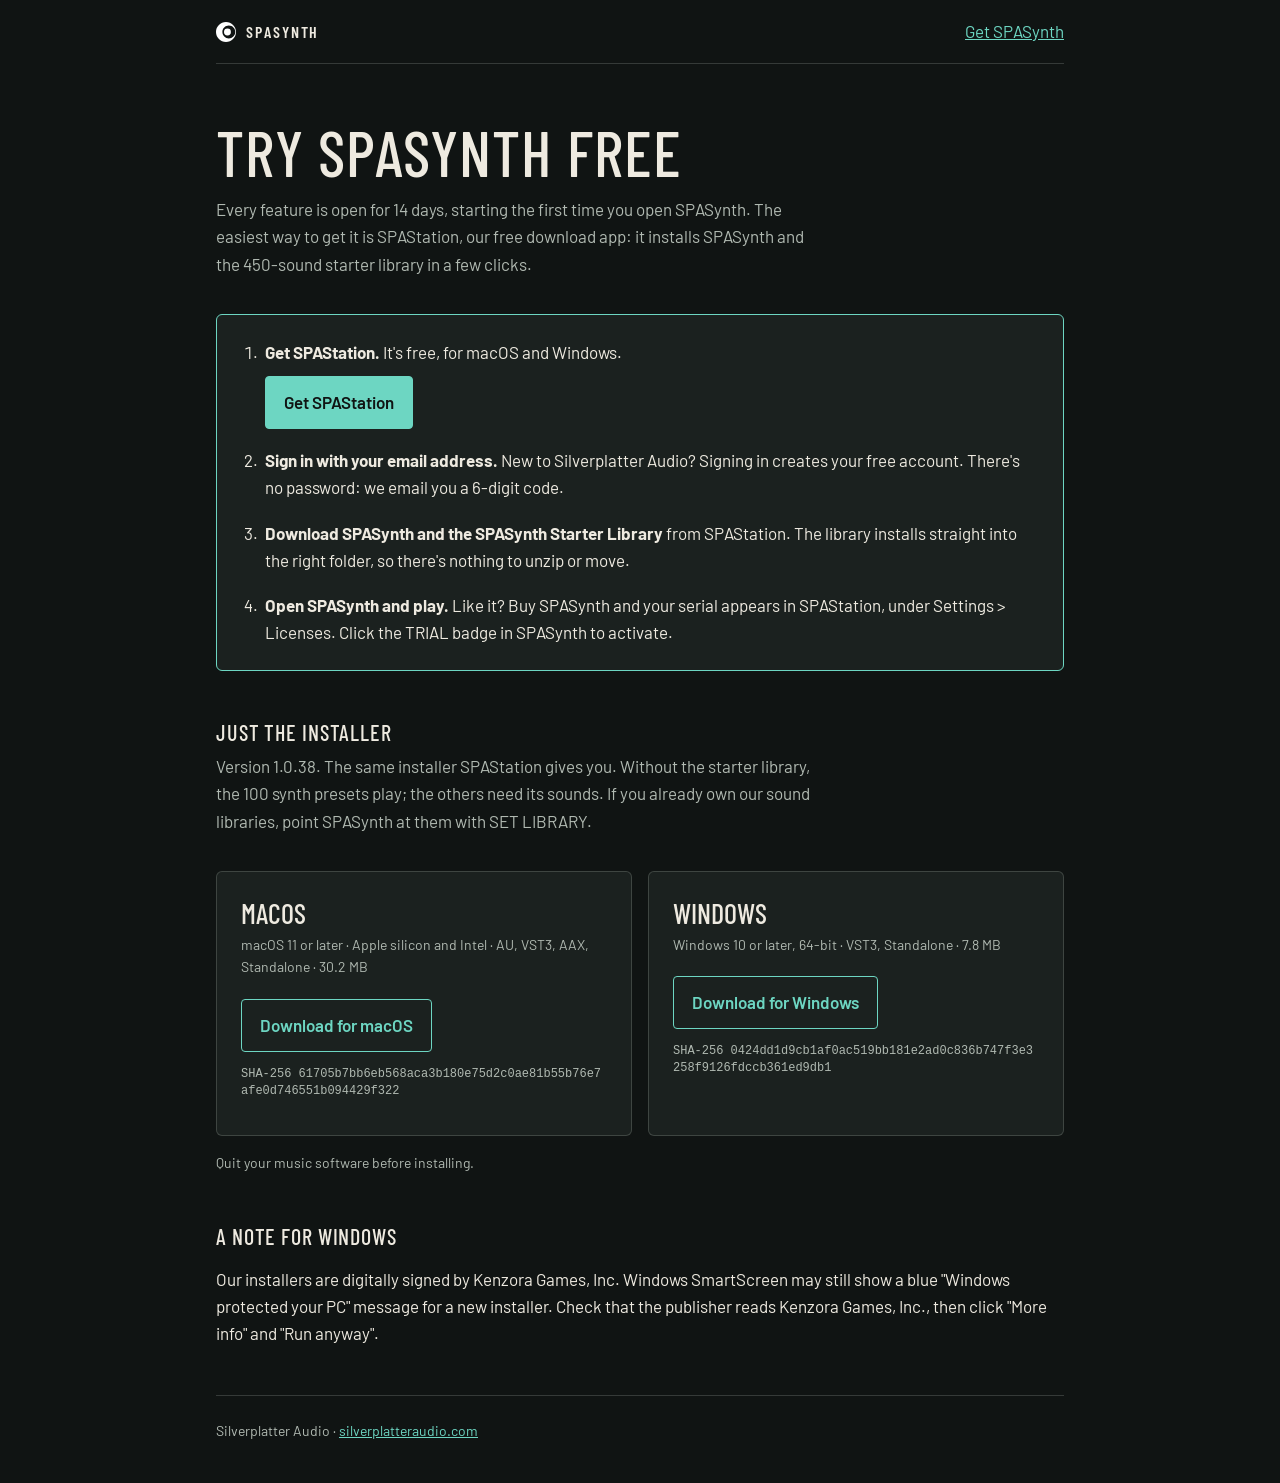
<file: download.html>
<!doctype html>
<html lang="en">
<head>
<meta charset="utf-8">
<meta name="viewport" content="width=device-width, initial-scale=1">
<title>Try SPASynth free | Silverplatter Audio</title>
<meta name="description" content="Try SPASynth free for 14 days on macOS or Windows. Get it with the 450-sound starter library through SPAStation, our free download app, or download the installer directly.">
<link rel="canonical" href="https://spasynth.com/download">
<meta property="og:type" content="website">
<meta property="og:site_name" content="SPASynth">
<meta property="og:title" content="Try SPASynth free | Silverplatter Audio">
<meta property="og:description" content="Try SPASynth free for 14 days on macOS or Windows. Get it with the 450-sound starter library through SPAStation, our free download app, or download the installer directly.">
<meta property="og:url" content="https://spasynth.com/download">
<meta property="og:image" content="https://spasynth.com/assets/images/og-image.jpg">
<meta property="og:image:width" content="1200">
<meta property="og:image:height" content="782">
<meta property="og:image:alt" content="SPASynth, a hybrid synthesizer plugin by Silverplatter Audio.">
<meta name="twitter:card" content="summary_large_image">
<meta name="twitter:title" content="Try SPASynth free | Silverplatter Audio">
<meta name="twitter:description" content="Try SPASynth free for 14 days on macOS or Windows. Get it with the 450-sound starter library through SPAStation, our free download app, or download the installer directly.">
<meta name="twitter:image" content="https://spasynth.com/assets/images/og-image.jpg">
<link rel="icon" href="/assets/branding/SPAudio_logo_white.svg" type="image/svg+xml">
<link rel="preconnect" href="https://fonts.googleapis.com">
<link rel="preconnect" href="https://fonts.gstatic.com" crossorigin>
<link href="https://fonts.googleapis.com/css2?family=Barlow:wght@400;500;600;700&family=Barlow+Condensed:wght@400;500;600&display=swap" rel="stylesheet">
<style>
  :root{--canvas:#101413;--surface:#1b211f;--ink:#eeeae0;--ink-soft:#b0b9b1;--accent:#6dd6c2;--accent-ink:#101413;--line:rgba(222,232,221,.18)}
  *{box-sizing:border-box}
  body{margin:0;background:var(--canvas);color:var(--ink);font:17px/1.6 "Barlow",system-ui,sans-serif}
  a{color:var(--accent)}
  .wrap{max-width:880px;margin:0 auto;padding:0 16px}
  header{display:flex;align-items:center;justify-content:space-between;padding:18px 0;border-bottom:1px solid var(--line)}
  .brand{display:flex;gap:10px;align-items:center;color:var(--ink);text-decoration:none;font:600 16px "Barlow Condensed",sans-serif;letter-spacing:.12em;text-transform:uppercase}
  h1{font:500 clamp(40px,8vw,64px)/1 "Barlow Condensed",sans-serif;margin:56px 0 12px;text-transform:uppercase;letter-spacing:.02em}
  .lede{color:var(--ink-soft);max-width:60ch;margin:0 0 36px}
  .grid{display:grid;grid-template-columns:repeat(auto-fit,minmax(240px,1fr));gap:16px}
  .card{background:var(--surface);border:1px solid var(--line);border-radius:6px;padding:24px}
  .card.primary{border-color:var(--accent)}
  .card h2{font:500 28px "Barlow Condensed",sans-serif;margin:0 0 4px;text-transform:uppercase}
  .meta{color:var(--ink-soft);font-size:14px;margin:0 0 20px}
  .btn{display:inline-block;padding:12px 18px;border-radius:4px;font-weight:600;text-decoration:none;border:1px solid var(--accent);color:var(--accent)}
  .steps .btn{background:var(--accent);color:var(--accent-ink)}
  section{margin:48px 0}
  h3{font:500 22px "Barlow Condensed",sans-serif;text-transform:uppercase;letter-spacing:.04em;margin:0 0 8px}
  ol{padding-left:20px;margin:0}li{margin:0 0 8px}
  .steps{margin:0 0 48px}.steps li{margin:0 0 18px;padding-left:4px}.steps li:last-child{margin:0}.steps .btn{margin-top:10px}
  .hash{font:12px/1.4 ui-monospace,monospace;color:var(--ink-soft);word-break:break-all;margin-top:14px}
  footer{border-top:1px solid var(--line);padding:24px 0 40px;color:var(--ink-soft);font-size:14px}
</style>
</head>
<body>
<div class="wrap">
  <header>
    <a class="brand" href="/"><img src="/assets/branding/SPAudio_logo_white.svg" alt="" width="20" height="20">SPASynth</a>
    <a href="/#editions">Get SPASynth</a>
  </header>

  <main>
    <h1>Try SPASynth free</h1>
    <p class="lede">Every feature is open for 14 days, starting the first time you open SPASynth. The easiest way to get it is SPAStation, our free download app: it installs SPASynth and the 450-sound starter library in a few clicks.</p>

    <section class="steps card primary">
      <ol>
        <li><strong>Get SPAStation.</strong> It's free, for macOS and Windows.<br><a class="btn" href="https://silverplatteraudio.com/products/spastation">Get SPAStation</a></li>
        <li><strong>Sign in with your email address.</strong> New to Silverplatter Audio? Signing in creates your free account. There's no password: we email you a 6-digit code.</li>
        <li><strong>Download SPASynth and the SPASynth Starter Library</strong> from SPAStation. The library installs straight into the right folder, so there's nothing to unzip or move.</li>
        <li><strong>Open SPASynth and play.</strong> Like it? Buy SPASynth and your serial appears in SPAStation, under Settings &gt; Licenses. Click the TRIAL badge in SPASynth to activate.</li>
      </ol>
    </section>

    <section>
      <h3>Just the installer</h3>
      <p class="lede">Version <span data-release="version">1.0.38</span>. The same installer SPAStation gives you. Without the starter library, the 100 synth presets play; the others need its sounds. If you already own our sound libraries, point SPASynth at them with SET LIBRARY.</p>
      <div class="grid">
        <div class="card" id="mac">
          <h2>macOS</h2>
          <p class="meta">macOS 11 or later · Apple silicon and Intel · AU, VST3, AAX, Standalone · <span data-release="mac-size">30.2 MB</span></p>
          <a class="btn" data-release="mac-url" href="https://downloads.spasynth.com/installers/spasynth/1.0.38/SPASynth-1.0.38-macOS.pkg">Download for macOS</a>
          <p class="hash">SHA-256 <span data-release="mac-sha">61705b7bb6eb568aca3b180e75d2c0ae81b55b76e7afe0d746551b094429f322</span></p>
        </div>
        <div class="card" id="win">
          <h2>Windows</h2>
          <p class="meta">Windows 10 or later, 64-bit · VST3, Standalone · <span data-release="win-size">7.8 MB</span></p>
          <a class="btn" data-release="win-url" href="https://downloads.spasynth.com/installers/spasynth/1.0.38/SPASynth-1.0.38-Windows.exe">Download for Windows</a>
          <p class="hash">SHA-256 <span data-release="win-sha">0424dd1d9cb1af0ac519bb181e2ad0c836b747f3e3258f9126fdccb361ed9db1</span></p>
        </div>
      </div>
      <p class="meta" style="margin-top:16px">Quit your music software before installing.</p>
    </section>

    <section>
      <h3>A note for Windows</h3>
      <p>Our installers are digitally signed by Kenzora Games, Inc. Windows SmartScreen may still show a blue "Windows protected your PC" message for a new installer. Check that the publisher reads Kenzora Games, Inc., then click "More info" and "Run anyway".</p>
    </section>
  </main>

  <footer>Silverplatter Audio · <a href="https://www.silverplatteraudio.com">silverplatteraudio.com</a></footer>
</div>
<script>
  // Put the visitor's platform first in the installer row.
  (function(){var w=/Windows/i.test(navigator.userAgent);if(w){var el=document.getElementById('win');el.parentNode.insertBefore(el,el.parentNode.firstChild);}})();
</script>
</body>
</html>
</file>
<file: css/scrollcraft.css>
/* ============================================================================
   scrollcraft.css: the taste floor
   ----------------------------------------------------------------------------
   Two layers, and the split matters:

     TOKENS   what you override per brand. Colour roles, the type ramp, the
              spacing scale, elevation, motion. A brand is ~12 values.
     DEVICES  what the engine drives. Do not restyle these to taste; they are
              the mechanism. Style your own markup instead.

   Nothing here draws a "component". There are no card, badge, or pill classes,
   because a stylesheet that ships those is how every page built on it ends up
   with the same shapes. You get a floor and a vocabulary; the composition is
   yours.
   ========================================================================== */

/* ---------------------------------------------------------------- tokens -- */
:root {
  /* --- colour roles. Override these six and the page is rebranded. -------- */
  --sc-canvas:      #08090b;   /* the page ground. Drift interpolates this.   */
  --sc-surface:     #101217;   /* anything raised off the ground             */
  --sc-ink:         #f4f2ef;   /* primary text                               */
  --sc-ink-soft:    #9a9ba1;   /* secondary text. Tinted, never flat gray.   */
  --sc-accent:      #d8ff3e;   /* ONE accent. It owns a region, not confetti. */
  --sc-accent-ink:  #08090b;   /* text that sits on the accent               */

  --sc-hairline:    color-mix(in oklab, var(--sc-ink) 12%, transparent);
  --sc-hairline-strong: color-mix(in oklab, var(--sc-ink) 22%, transparent);

  /* --- type. Two families max. Display carries voice, text carries prose. - */
  --sc-font-display: "Instrument Sans", "Geist", system-ui, sans-serif;
  --sc-font-text:    "Geist", system-ui, sans-serif;
  --sc-font-mono:    "Geist Mono", ui-monospace, monospace;

  /* Fluid ramp. Tracking tightens as size grows because a face set at 6rem
     with 0 tracking reads loose; this is optical correction, not decoration. */
  --sc-t-xs:   clamp(0.75rem, 0.72rem + 0.15vw, 0.82rem);
  --sc-t-sm:   clamp(0.875rem, 0.84rem + 0.18vw, 0.95rem);
  --sc-t-base: clamp(1rem, 0.96rem + 0.22vw, 1.125rem);
  --sc-t-lg:   clamp(1.2rem, 1.1rem + 0.5vw, 1.5rem);
  --sc-t-xl:   clamp(1.6rem, 1.35rem + 1.2vw, 2.25rem);
  --sc-t-2xl:  clamp(2.1rem, 1.6rem + 2.4vw, 3.4rem);
  --sc-t-3xl:  clamp(2.8rem, 1.9rem + 4.2vw, 5rem);
  --sc-t-4xl:  clamp(3.4rem, 1.9rem + 6.6vw, 7.5rem);

  --sc-track-tight:  -0.035em;
  --sc-track-snug:   -0.02em;
  --sc-track-normal: -0.005em;
  --sc-track-wide:    0.08em;

  --sc-leading-none: 0.94;
  --sc-leading-tight: 1.06;
  --sc-leading-body: 1.62;

  --sc-measure: 62ch;

  /* --- space. 4px base: the useful middle steps an 8-only scale misses. --- */
  --sc-1: 0.25rem;  --sc-2: 0.5rem;   --sc-3: 0.75rem;  --sc-4: 1rem;
  --sc-5: 1.5rem;   --sc-6: 2rem;     --sc-7: 3rem;     --sc-8: 4rem;
  --sc-9: 6rem;     --sc-10: 8rem;    --sc-11: 12rem;

  /* Section rhythm is fluid so a phone doesn't inherit desktop air. */
  --sc-section: clamp(4.5rem, 9vw, 11rem);
  --sc-gutter:  clamp(1.25rem, 5vw, 5.5rem);
  --sc-maxw:    82rem;

  /* --- radius. Pick one scale for the page and hold it. ------------------- */
  --sc-r-sm: 6px;  --sc-r-md: 12px;  --sc-r-lg: 20px;  --sc-r-pill: 999px;

  /* --- elevation. Every shadow has an offset AND a soft blur, and is tinted
         to the canvas hue. A zero-offset coloured halo is decoration, not
         depth, so there isn't one here. ---------------------------------- */
  --sc-shadow-color: 220 40% 2%;
  --sc-e1: 0 1px 2px hsl(var(--sc-shadow-color) / 0.28),
           0 2px 6px -1px hsl(var(--sc-shadow-color) / 0.20);
  --sc-e2: 0 2px 4px hsl(var(--sc-shadow-color) / 0.24),
           0 8px 18px -4px hsl(var(--sc-shadow-color) / 0.30);
  --sc-e3: 0 4px 8px hsl(var(--sc-shadow-color) / 0.22),
           0 18px 40px -8px hsl(var(--sc-shadow-color) / 0.38),
           0 48px 90px -24px hsl(var(--sc-shadow-color) / 0.30);

  /* Edge light: a 1px top highlight sells a raised surface better than any
     amount of blur, because real raised things catch light on their lip. */
  --sc-edge: inset 0 1px 0 color-mix(in oklab, var(--sc-ink) 10%, transparent);

  /* --- motion. Built-in CSS easings are too weak for UI. ------------------ */
  --sc-ease-out:    cubic-bezier(0.23, 1, 0.32, 1);
  --sc-ease-in-out: cubic-bezier(0.77, 0, 0.175, 1);
  --sc-ease-drawer: cubic-bezier(0.32, 0.72, 0, 1);
  --sc-d-fast: 160ms;  --sc-d-base: 240ms;  --sc-d-slow: 420ms;

  --sc-z-stage: 1; --sc-z-copy: 20; --sc-z-chrome: 60;
}

/* --------------------------------------------------------------- reset -- */
*, *::before, *::after { box-sizing: border-box; }
html { -webkit-text-size-adjust: 100%; scroll-behavior: smooth; }
@media (prefers-reduced-motion: reduce) { html { scroll-behavior: auto; } }

body {
  margin: 0;
  background: var(--sc-canvas);
  color: var(--sc-ink);
  font-family: var(--sc-font-text);
  font-size: var(--sc-t-base);
  line-height: var(--sc-leading-body);
  letter-spacing: var(--sc-track-normal);
  -webkit-font-smoothing: antialiased;
  text-rendering: optimizeLegibility;
  font-synthesis-weight: none;
  overflow-x: clip;
}
img, video, canvas, svg { display: block; max-width: 100%; }
button, input, select, textarea { font: inherit; color: inherit; }

/* ------------------------------------------------- the browser surfaces --
   The parts you did not draw still carry the design. Selection, caret, focus
   ring, scrollbar and tabular numerals all ship with defaults that belong to no
   design system. Theming them is the cheapest signal that a page was built
   rather than assembled, and it is the step that gets skipped most reliably. */
::selection { background: var(--sc-accent); color: var(--sc-accent-ink); }
:root { caret-color: var(--sc-accent); accent-color: var(--sc-accent); }
:focus-visible {
  outline: 2px solid var(--sc-accent);
  outline-offset: 3px;
  border-radius: var(--sc-r-sm);
}
:where(a) { color: inherit; text-decoration-thickness: 1px; text-underline-offset: 0.22em; }
@supports (scrollbar-color: auto) {
  html { scrollbar-color: color-mix(in oklab, var(--sc-ink) 26%, transparent) transparent; scrollbar-width: thin; }
}
:where(table, .sc-nums, [data-sc-count]) { font-variant-numeric: tabular-nums; }

/* ----------------------------------------------------------- typography -- */
.sc-display {
  font-family: var(--sc-font-display);
  font-weight: 500;
  line-height: var(--sc-leading-none);
  letter-spacing: var(--sc-track-tight);
  text-wrap: balance;
  margin: 0;
}
.sc-display--xl { font-size: var(--sc-t-4xl); }
.sc-display--lg { font-size: var(--sc-t-3xl); }
.sc-display--md { font-size: var(--sc-t-2xl); letter-spacing: var(--sc-track-snug); }
.sc-lede {
  font-size: var(--sc-t-lg);
  line-height: 1.44;
  letter-spacing: var(--sc-track-snug);
  color: var(--sc-ink);
  max-width: 46ch;
  text-wrap: pretty;
  margin: 0;
}
.sc-body { max-width: var(--sc-measure); color: var(--sc-ink-soft); text-wrap: pretty; margin: 0; }
.sc-label {
  font-family: var(--sc-font-mono);
  font-size: var(--sc-t-xs);
  letter-spacing: var(--sc-track-wide);
  text-transform: uppercase;
  color: var(--sc-ink-soft);
}

/* ---------------------------------------------------------------- layout -- */
.sc-wrap { width: 100%; max-width: var(--sc-maxw); margin-inline: auto; padding-inline: var(--sc-gutter); }
.sc-section { padding-block: var(--sc-section); }
/* More space above a heading than below it: the gap belongs to the boundary,
   not to the pair. */
.sc-stack > * + * { margin-top: var(--sc-4); }
.sc-stack > :is(h1,h2,h3) { margin-top: var(--sc-7); }
.sc-stack > :is(h1,h2,h3):first-child { margin-top: 0; }
.sc-rule { height: 1px; border: 0; background: var(--sc-hairline); margin: 0; }

/* =============================================================== DEVICES ==
   Driven by the engine. Restyle your own markup, not these.                */

.sc-act--pinned { position: relative; }
.sc-stage {
  position: sticky; top: 0;
  height: 100vh; height: 100svh;
  overflow: clip;
  z-index: var(--sc-z-stage);
}

/* scrub / sequence media */
.sc-stage :is(video[data-sc-scrub], canvas[data-sc-sequence], .sc-stage__poster) {
  position: absolute; inset: 0;
  width: 100%; height: 100%;
  object-fit: cover;
}
video[data-sc-scrub] { opacity: 0; transition: opacity 380ms var(--sc-ease-out); }
.sc-has-clip video[data-sc-scrub] { opacity: 1; }
/* The poster is a live frame-holder, not a placeholder: it stays up until a
   real video frame has painted, which is what stops the blank-stage flash. */
.sc-stage__poster { z-index: 0; transition: opacity 380ms var(--sc-ease-out); }
.sc-has-clip .sc-stage__poster { opacity: 0; }

/* A scrim only where text sits. A full-frame darkening layer flattens the
   image everywhere to fix contrast in one corner. */
.sc-scrim {
  position: absolute; inset: 0; pointer-events: none; z-index: 1;
  background: linear-gradient(
    var(--sc-scrim-angle, 180deg),
    color-mix(in oklab, var(--sc-canvas) var(--sc-scrim-a, 78%), transparent) 0%,
    color-mix(in oklab, var(--sc-canvas) 30%, transparent) 42%,
    transparent 68%);
}
/* Point the scrim at the copy. A scrim gradient that darkens the top while the
   copy sits at the bottom fixes contrast nowhere and flattens the image
   everywhere, which is the most common way text-over-video goes wrong. */
.sc-scrim--bottom { --sc-scrim-angle: 0deg; }
.sc-scrim--left   { --sc-scrim-angle: 90deg; }
.sc-scrim--right  { --sc-scrim-angle: 270deg; }

/* Corner scrims, for copy anchored to a corner. An edge gradient has to darken
   a whole band across the frame to cover one corner; a corner gradient puts the
   density where the text is and leaves the rest of the image alone. Pair with
   .sc-copy--lead / .sc-copy--trail. */
.sc-scrim--lead {
  background: linear-gradient(to top right,
    color-mix(in oklab, var(--sc-canvas) 94%, transparent) 0%,
    color-mix(in oklab, var(--sc-canvas) 72%, transparent) 30%,
    color-mix(in oklab, var(--sc-canvas) 30%, transparent) 52%,
    transparent 72%);
}
.sc-scrim--trail {
  background: linear-gradient(to top left,
    color-mix(in oklab, var(--sc-canvas) 94%, transparent) 0%,
    color-mix(in oklab, var(--sc-canvas) 72%, transparent) 30%,
    color-mix(in oklab, var(--sc-canvas) 30%, transparent) 52%,
    transparent 72%);
}
/* A band across the bottom, for copy that spans the full width of the frame.
   That is what both corner anchors become below 860px, and it is also the right
   shape whenever the copy block is wider than a corner. */
.sc-scrim--band {
  background: linear-gradient(to top,
    color-mix(in oklab, var(--sc-canvas) 94%, transparent) 0%,
    color-mix(in oklab, var(--sc-canvas) 74%, transparent) 22%,
    color-mix(in oklab, var(--sc-canvas) 30%, transparent) 42%,
    transparent 58%);
}
.sc-scrim--vignette {
  background: radial-gradient(120% 90% at 50% 45%, transparent 40%,
              color-mix(in oklab, var(--sc-canvas) 70%, transparent) 100%);
}

/* copy over a stage.
   max-width is in rem, never ch. A `ch` on this container resolves against the
   CONTAINER's font-size (body size), not the display size of the heading inside
   it, so `max-width: 20ch` here silently produces a ~180px column and wraps a
   hero headline to six lines. Set a ch measure on the text element itself. */
.sc-copy {
  position: absolute; z-index: var(--sc-z-copy);
  inset-inline: var(--sc-gutter);
  max-width: min(46rem, 76vw);
  will-change: opacity, transform;
}
.sc-copy--lead   { left: var(--sc-gutter); bottom: clamp(3rem, 12vh, 9rem); }
/* inset-inline FIRST. It is the shorthand for left+right, so declaring it after
   `left: 50%` resets left to auto and the block drifts off the left edge. */
.sc-copy--center { inset-inline: auto; left: 50%; top: 50%; translate: -50% -50%; text-align: center; }
.sc-copy--trail  { inset-inline: auto; right: var(--sc-gutter); bottom: clamp(3rem, 12vh, 9rem); text-align: right; }

/* cue defaults: the engine writes opacity/transform inline, these are the
   pre-paint state so nothing flashes before the first read() */
[data-sc-cue] { opacity: 0; will-change: opacity, transform; }
.sc-ready [data-sc-cue] { transition: none; }

/* kinetic split */
.sc-split { display: inline-block; overflow: hidden; vertical-align: top; }
/* Descenders live below the baseline; a line mask clipped to the line box eats
   the tails off g, y, p, j. The padding buys them room back. */
.sc-split--line { display: block; padding-bottom: 0.14em; margin-bottom: -0.14em; }
.sc-split__i { display: inline-block; will-change: transform, opacity; }
.sc-is-split { opacity: 1 !important; }

/* horizontal rail */
[data-sc-pan] { display: flex; will-change: transform; }

/* reveal + parallax */
[data-sc-reveal] { will-change: clip-path; }
[data-sc-parallax] { will-change: transform; }

/* flow reveal (fires once) */
[data-sc-in], [data-sc-stagger] > * {
  opacity: 0;
  transform: translate3d(0, 14px, 0);
  transition: opacity 620ms var(--sc-ease-out), transform 620ms var(--sc-ease-out);
}
[data-sc-in].sc-in, [data-sc-stagger] > .sc-in { opacity: 1; transform: none; }

/* pointer devices */
[data-sc-tilt] { transform-style: preserve-3d; will-change: transform; }
[data-sc-magnet] { will-change: transform; }
/* isolation always; position only if nothing more specific already set it.
   Written with :where() (zero specificity) on purpose: a plain `position:
   relative` here has the same weight as `.sc-stage` and, being later in the
   file, silently wins. A stage carrying both attributes then stops being
   sticky and the whole act scrolls away instead of pinning. */
[data-sc-spotlight] { isolation: isolate; }
:where([data-sc-spotlight]) { position: relative; }
[data-sc-spotlight]::after {
  content: ""; position: absolute; inset: 0; pointer-events: none; z-index: 2;
  background: radial-gradient(
    28rem 28rem at calc(var(--sc-mx, 0.5) * 100%) calc(var(--sc-my, 0.5) * 100%),
    color-mix(in oklab, var(--sc-accent) 16%, transparent), transparent 70%);
  opacity: 0; transition: opacity var(--sc-d-slow) var(--sc-ease-out);
}
[data-sc-spotlight]:hover::after { opacity: 1; }

/* =========================================================== WORLDFLIGHT ==
   One fixed stage for the whole page. The only thing in document flow is the
   spacer, and it is empty. If you find yourself adding a section here, you want
   act mode instead: the moment a real block scrolls past the fixed stage, the
   page has a seam again and the whole point is gone.                        */

[data-sc-mode="worldflight"] { position: relative; }

.sc-world {
  position: fixed; inset: 0;
  overflow: clip;
  z-index: var(--sc-z-stage);
  background: var(--sc-canvas);
}

/* Every leg is mounted for the life of the page and stacked in the same box.
   The engine owns opacity, visibility and z-index here; do not set them. */
.sc-world__seg {
  position: absolute; inset: 0;
  opacity: 0;
  will-change: opacity;
}
.sc-world__seg > :is(video, img, canvas) {
  position: absolute; inset: 0;
  width: 100%; height: 100%;
  object-fit: cover;
}
/* The poster is the frame-holder AND the first camera move: the engine pushes
   it in slowly until a real decoded frame is available to replace it. */
.sc-world__poster {
  z-index: 0;
  transform-origin: 50% 50%;
  transition: opacity 420ms var(--sc-ease-out);
}
.sc-world__seg > video { z-index: 1; }
.sc-world__seg.sc-has-clip .sc-world__poster { opacity: 0; }
/* The act stylesheet lights a clip through its ancestor act. A worldflight leg
   has no act, so match the class the engine also writes on the clip itself. */
video[data-sc-scrub].sc-has-clip { opacity: 1; }

/* The copy layer is fixed too, and inert by default: the engine hands
   pointer-events back to a block only while it is actually legible. */
.sc-world__copy {
  position: fixed; inset: 0;
  z-index: var(--sc-z-copy);
  pointer-events: none;
}
.sc-world__scrim { position: absolute; inset: 0; pointer-events: none; z-index: 0; }
[data-sc-copy] {
  opacity: 0;
  pointer-events: none;
  will-change: opacity, transform;
}
.sc-ready [data-sc-copy] { transition: none; }

/* The track. Empty on purpose. */
.sc-world__spacer { pointer-events: none; }

/* scroll progress */
[data-sc-progress] {
  position: fixed; inset: 0 0 auto 0; height: 2px; z-index: var(--sc-z-chrome);
  background: var(--sc-accent); transform-origin: 0 50%; transform: scaleX(0);
  will-change: transform;
}

/* ----------------------------------------------------------- atmosphere --
   Depth is not only shadow. Grain keeps a flat dark ground from banding, and
   it is the difference between "a dark page" and "a lit room". */
.sc-grain { position: fixed; inset: 0; pointer-events: none; z-index: 3; opacity: 0.045; }
.sc-grain::before {
  content: ""; position: absolute; inset: -50%;
  background-image: url("data:image/svg+xml;utf8,<svg xmlns='http://www.w3.org/2000/svg' width='140' height='140'><filter id='n'><feTurbulence type='fractalNoise' baseFrequency='0.85' numOctaves='3'/></filter><rect width='140' height='140' filter='url(%23n)'/></svg>");
}

/* -------------------------------------------------------- reduced motion -- */
@media (prefers-reduced-motion: reduce) {
  /* Fewer and gentler, not zero. Opacity still carries the reveal so the page
     is comprehensible; every position change is dropped. */
  [data-sc-in], [data-sc-stagger] > * { transform: none; transition-duration: 220ms; }
  [data-sc-parallax], [data-sc-pan], .sc-split__i { transform: none !important; }
  /* A wipe is a position change too. Show reveal content settled. */
  [data-sc-reveal] { clip-path: none !important; }
  /* A rail's transform IS its navigation, not decoration. Zeroing it the way
     parallax and kinetic type are zeroed parks the act on its first screenful
     and makes everything past the fold unreachable: a device degrading into
     missing content. Hand the travel back to the reader as an ordinary scroll
     region instead, so the same items are all still gettable without motion.
     A build that would rather re-lay the rail out as a grid can still do that;
     this is the floor, not the ceiling. */
  [data-sc-act="pan"] .sc-stage,
  [data-sc-act="pan"] [data-sc-stage] {
    overflow-x: auto; overflow-y: hidden;
    overscroll-behavior-x: contain;
    scroll-snap-type: x proximity;
  }
  [data-sc-pan] > * { scroll-snap-align: center; }
  [data-sc-spotlight]::after { display: none; }
  /* A worldflight keeps its whole story here. No clip is ever fetched, so the
     posters are the film, and they cross-dissolve through exactly the same
     seams at exactly the same scroll positions. The push-in and the copy drift
     are the only things that go. */
  .sc-world__poster, [data-sc-copy] { transform: none !important; }
}

/* --------------------------------------------------------------- mobile -- */
@media (max-width: 860px) {
  .sc-copy { inset-inline: var(--sc-gutter); max-width: none; }
  .sc-copy--trail { text-align: left; }
  .sc-stage { height: 100svh; }
  /* .sc-copy--trail re-anchors to the left and spans the full width here, so a
     bottom-RIGHT corner gradient darkens the one corner the copy just left and
     guarantees a contrast failure over any bright clip. Point the density at
     the copy: the same band .sc-scrim--band paints. */
  .sc-scrim--trail {
    background: linear-gradient(to top,
      color-mix(in oklab, var(--sc-canvas) 94%, transparent) 0%,
      color-mix(in oklab, var(--sc-canvas) 74%, transparent) 22%,
      color-mix(in oklab, var(--sc-canvas) 30%, transparent) 42%,
      transparent 58%);
  }
}
</file>
<file: css/styles.css>
/* SPASynth landing, case-study grammar.
   Palette, type and section rhythm follow the flat7.design SPASynth case study
   (Barlow / Barlow Condensed, teal on warm charcoal, light sage interludes).
   Engine: css/scrollcraft.css + js/scrollcraft.js, never edited. */

:root{
  --sc-canvas:#101413;--sc-surface:#1b211f;--sc-ink:#eeeae0;--sc-ink-soft:#b0b9b1;
  --sc-accent:#6dd6c2;--sc-accent-ink:#101413;
  --sc-font-display:"Barlow Condensed","Arial Narrow",sans-serif;--sc-font-text:"Barlow",sans-serif;
  --line:rgba(222,232,221,.18);--gutter:clamp(24px,5vw,88px);
  --sage:#dbe0d7;--sage-2:#e4e5db;--sage-ink:#1c2620;--sage-soft:#4c5a50;--sage-line:#aeb9ad;--sage-accent:#236653;
  --bench:#171d1a;--mast:76px;
}
*{box-sizing:border-box}
html{scroll-behavior:smooth;scroll-padding-top:72px}
body{margin:0;background:var(--sc-canvas);font-family:var(--sc-font-text);color:var(--sc-ink);font-weight:400;overflow-x:clip}
a{color:inherit;text-decoration-thickness:1px;text-underline-offset:5px}
button,a,audio,summary{-webkit-tap-highlight-color:transparent}
a:focus-visible,audio:focus-visible,summary:focus-visible,button:focus-visible{outline:2px solid var(--sc-accent);outline-offset:6px}
::selection{background:var(--sc-accent);color:var(--sc-accent-ink)}
h1,h2,h3,h4,p,figure,dl,dd,blockquote{margin:0}
h1,h2,h3{font-family:var(--sc-font-display);font-weight:500;letter-spacing:-.035em;text-wrap:balance}
p{text-wrap:pretty;line-height:1.65}
img{display:block;max-width:100%;height:auto}
ul{margin:0;padding:0;list-style:none}
.section-gutter{padding-left:var(--gutter);padding-right:var(--gutter)}
.eyebrow{font-size:11px;font-weight:600;letter-spacing:.17em;text-transform:uppercase;line-height:1.3}
.skip-link{position:fixed;z-index:100;top:12px;left:12px;padding:12px 20px;background:var(--sc-accent);color:var(--sc-accent-ink);transform:translateY(-150%)}
.skip-link:focus{transform:none}

/* Buttons */
.btn{display:inline-flex;align-items:center;justify-content:center;gap:10px;min-height:44px;padding:0 22px;font-family:var(--sc-font-text);font-size:13px;font-weight:600;letter-spacing:.04em;text-transform:uppercase;text-decoration:none;border:1px solid var(--sc-accent);transition:background 160ms ease-out,color 160ms ease-out,transform 160ms ease-out}
.btn-solid{background:var(--sc-accent);color:var(--sc-accent-ink)}
.btn-line{background:transparent;color:var(--sc-ink)}
.btn:active{transform:translateY(1px)}
.tag{display:inline-block;font-size:10px;font-weight:600;letter-spacing:.16em;text-transform:uppercase;padding:5px 9px;border:1px solid currentColor;line-height:1}

/* Masthead */
.masthead{position:sticky;top:0;z-index:50;padding:18px var(--gutter);display:flex;align-items:center;gap:28px;font-size:12px;border-bottom:1px solid var(--line);background:rgba(16,20,19,.86);backdrop-filter:blur(14px);-webkit-backdrop-filter:blur(14px)}
.masthead a{text-decoration:none}
.brand{display:flex;align-items:center;gap:10px;font-weight:600;font-size:15px;letter-spacing:.01em}
.brand-mark{width:20px;height:20px}
.masthead-nav{display:flex;gap:22px;margin-left:auto;color:var(--sc-ink-soft)}
.masthead-nav a{padding:6px 0;border-bottom:1px solid transparent}
.masthead-cta{font-weight:600;font-size:12px;letter-spacing:.06em;text-transform:uppercase;color:var(--sc-accent);border:1px solid var(--sc-accent);padding:9px 14px}
.nav-toggle{display:none;background:none;border:0;width:40px;height:40px;padding:8px;cursor:pointer;flex-direction:column;justify-content:center;gap:5px;margin-left:auto}
.nav-toggle span{display:block;height:1px;background:var(--sc-ink)}

/* Hero */
.hero{position:relative;isolation:isolate;padding:56px var(--gutter) 0;overflow:clip}
.hero-copy{position:relative;z-index:2;text-align:center}
.hero-copy .eyebrow{color:var(--sc-accent);margin-bottom:18px}
.hero h1{font-size:clamp(64px,8vw,122px);line-height:.94;letter-spacing:-.042em}
.hero-deck{font-size:clamp(15px,1.35vw,18px);color:var(--sc-ink-soft);margin:24px auto 0;max-width:68ch}
.hero-cta{display:flex;justify-content:center;gap:12px;margin-top:30px;flex-wrap:wrap}
.hero-object{position:relative;width:min(1020px,86vw);height:clamp(280px,37vw,570px);margin:8px auto 0;z-index:1;isolation:isolate}
.hero-synth{position:absolute;left:50%;translate:-50% 0;width:auto;height:100%;object-fit:contain;z-index:1;filter:drop-shadow(0 22px 22px rgba(3,5,4,.4));-webkit-mask-image:linear-gradient(to right,transparent,#000 4%,#000 96%,transparent);mask-image:linear-gradient(to right,transparent,#000 4%,#000 96%,transparent)}
.hero-light{position:absolute;inset:8% -15% -5%;z-index:-1;background:radial-gradient(ellipse at 50% 66%,rgba(163,116,66,.19),transparent 67%)}
.hero-rule{position:absolute;left:-22%;right:-22%;bottom:16%;height:1px;background:var(--line);z-index:-1}
.object-caption{position:absolute;z-index:2;right:-4%;bottom:10%;font-size:11px;color:var(--sc-ink-soft);writing-mode:vertical-rl;letter-spacing:.03em}
.hero-foot{position:relative;z-index:2;border-top:1px solid var(--line);display:flex;justify-content:space-between;gap:16px;padding:19px 0;font-size:12px;color:var(--sc-ink-soft)}
.release-status{white-space:nowrap;display:flex;align-items:center;gap:8px}
.release-status i{width:5px;height:5px;background:var(--sc-accent);border-radius:50%}

/* UI demo: a pinned act with no copy. --sc-p (0..1 across the pin) opens the
   browser between p=.3 and p=.58, then holds. Closed, the synth (1380/1700) is
   centred. As the panel (320/1700) slides out from behind its left edge, the
   synth nudges right so the pair stays centred as one. */
.demo{--open:clamp(0,calc((var(--sc-p,0) - .3) / .28),1);background:var(--sc-canvas)}
.demo-stage{height:100svh;display:flex;flex-direction:column;justify-content:center;padding-top:calc(var(--mast) + 16px);padding-bottom:24px;box-sizing:border-box}
.demo-figure{max-width:1240px;width:100%;margin:0 auto;min-height:0;display:flex;flex-direction:column}
.demo-inner{position:relative;aspect-ratio:1700/900;width:min(100%,calc((100svh - var(--mast) - 120px) * 1700 / 900));margin:0 auto;transform:translateX(calc(-9.41% * (1 - var(--open))))}
.demo-synth{position:absolute;top:0;left:18.82%;width:81.18%;height:100%;z-index:2;box-shadow:0 30px 60px rgba(0,0,0,.45)}
.demo-panel-clip{position:absolute;top:0;height:100%;left:0;width:18.82%;overflow:hidden;z-index:1}
.demo-panel{height:100%;width:100%;transform:translateX(calc(100% * (1 - var(--open))))}
.demo-figure figcaption{font-size:11px;color:var(--sc-ink-soft);padding-top:14px;text-align:right}

/* Hook (origin) */
.origin{padding-top:clamp(72px,10vw,160px);padding-bottom:clamp(80px,11vw,176px);display:grid;grid-template-columns:.95fr 1.2fr;gap:8vw;align-items:center}
.origin .eyebrow{color:var(--sc-accent);margin-bottom:22px}
.origin h2,.bench-intro h2,.build h2,.listening h2,.retint h2,.editions h2,.specs h2,.faq h2,.changelog h2{font-size:clamp(44px,5.1vw,76px);line-height:1.02;margin-bottom:30px}
.origin p{font-size:17px;color:var(--sc-ink-soft);margin-top:20px;max-width:52ch}
.origin p.lead{font-size:21px;color:var(--sc-ink);line-height:1.5}
.studio-figure{margin-right:calc(-1*var(--gutter));align-self:stretch;display:flex;flex-direction:column;justify-content:center}
.studio-figure img{height:clamp(360px,38vw,610px);width:100%;object-fit:cover;object-position:48% center}
.studio-figure figcaption,.interface-figure figcaption{font-size:11px;color:var(--sc-ink-soft);line-height:1.6;padding-top:14px}

/* Bench intro (sage) */
.bench-intro{display:grid;grid-template-columns:1fr 1fr;gap:12vw;align-items:end;padding-top:64px;padding-bottom:56px;background:var(--sage);color:#19211e}
.bench-intro .eyebrow{color:#396458;margin-bottom:18px}
.bench-intro h2{margin:0}
.bench-intro-right>p{font-size:17px;max-width:44ch;color:#46524b}
.signal-index{display:flex;margin-top:28px;border-top:1px solid var(--sage-line)}
.signal-index a{display:flex;justify-content:space-between;gap:18px;text-decoration:none;flex:1;padding:16px 0;font-size:12px;margin-right:24px}
.signal-index a:last-child{margin-right:0}
.signal-index a:hover{color:var(--sage-accent)}

/* Teardown */
.teardown{position:relative;display:grid;grid-template-columns:minmax(0,1.65fr) minmax(320px,1fr);background:var(--bench);isolation:isolate}
.bench-visual{height:calc(100svh - var(--mast));position:sticky;top:var(--mast);overflow:hidden;display:flex;align-items:center;justify-content:center;isolation:isolate;border-right:1px solid var(--line)}
.bench-caption{position:absolute;top:28px;left:32px;right:32px;display:flex;justify-content:space-between;gap:20px;font-size:11px;z-index:3;color:var(--sc-ink-soft)}
#module-label{color:var(--sc-accent)}
#synth-stage{position:absolute;inset:7% 0 10%;z-index:1}
#synth-stage canvas{display:block;width:100%;height:100%}
.scene-fallback{position:absolute;width:100%;height:100%;object-fit:contain}
.bench-floor{position:absolute;inset:25% -20% -20%;z-index:0;background:radial-gradient(ellipse at center,rgba(108,124,99,.13),transparent 67%);pointer-events:none}
.model-disclosure{position:absolute;left:32px;bottom:28px;font-size:10px;line-height:1.6;color:#a7b3a9;z-index:2}
.field-notes{position:relative;z-index:2;min-width:0}
.field-note{min-height:90svh;display:flex;align-items:center;padding:72px clamp(28px,4.5vw,72px);scroll-margin-top:15vh}
.field-note .note-content{max-width:44ch}
.component-name{display:block;color:var(--sc-accent);font-size:12px;margin-bottom:22px}
.field-note h3{font-size:clamp(38px,3.65vw,58px);line-height:1.04;margin-bottom:27px}
.field-note p{font-size:16px;color:var(--sc-ink-soft);margin-top:20px}
.field-note .note-pull{font-size:23px;line-height:1.35;color:var(--sc-ink);margin-top:32px}
.signal-line{display:flex;flex-wrap:wrap;align-items:center;gap:9px;border-top:1px solid var(--line);padding-top:20px;margin-top:30px;color:var(--sc-ink);font-size:11px}
.signal-line b{font-weight:400;color:var(--sc-accent)}
.quiet-note{min-height:80svh}
.reassembly-note{min-height:140svh}
.reassembly-note h3{font-size:clamp(46px,4.5vw,72px)}
.route-list{margin-top:26px;border-top:1px solid var(--line)}
.route-list>div{display:grid;grid-template-columns:minmax(120px,.7fr) 1fr;gap:14px;padding:12px 0;border-bottom:1px solid var(--line);font-size:13px}
.route-list dt{color:var(--sc-ink);font-weight:600;letter-spacing:.02em}
.route-list dd{color:var(--sc-ink-soft);line-height:1.5}
.scope-widget{margin-top:26px;height:96px;border:1px solid var(--line);background:rgba(0,0,0,.25);position:relative}
.scope-widget canvas{width:100%;height:100%;display:block}
.locks-label{font-size:12px!important;color:var(--sc-ink)!important;margin-top:28px!important}
.lock-row{display:flex;flex-wrap:wrap;gap:8px;margin-top:12px}
.lock-chip{font-size:10px;font-weight:600;letter-spacing:.14em;padding:7px 10px;border:1px solid var(--line);color:var(--sc-ink-soft);line-height:1}
.lock-chip.is-locked{border-color:var(--sc-accent);color:var(--sc-accent)}
.lock-chip.is-locked::before{content:"";display:inline-block;width:5px;height:5px;background:var(--sc-accent);border-radius:50%;margin-right:8px;vertical-align:1px}

/* Features (sage build section) */
.build{padding-top:clamp(72px,10vw,148px);padding-bottom:clamp(72px,9vw,132px);background:var(--sage-2);color:var(--sage-ink);display:grid;grid-template-columns:1fr 1fr;column-gap:9vw}
.build .eyebrow{color:#516359;margin-bottom:18px}
.build h2{margin:0}
.build-copy{padding-top:24px}
.build-copy p{font-size:17px;color:var(--sage-soft);max-width:53ch}
.build-copy p.lead{font-size:23px;line-height:1.45;color:var(--sage-ink)}
.feature-grid{grid-column:1/-1;display:grid;grid-template-columns:repeat(4,1fr);gap:1px;background:var(--sage-line);border:1px solid var(--sage-line);margin-top:56px}
.feature-card{background:var(--sage-2);padding:26px 24px 30px}
.feature-card .tag{color:#516359}
.feature-card h3{font-size:26px;line-height:1.08;margin:18px 0 12px;letter-spacing:-.02em}
.feature-card p{font-size:14px;line-height:1.6;color:var(--sage-soft)}
.interface-figure{grid-column:1/-1;margin-top:64px;max-width:1160px;width:100%;justify-self:center}
.interface-figure img{width:100%;height:auto;box-shadow:0 24px 52px rgba(42,56,37,.13)}
.interface-figure figcaption{color:#566156}


/* Retint */
.retint{padding-top:clamp(72px,9vw,140px);padding-bottom:clamp(72px,9vw,140px);display:grid;grid-template-columns:.85fr 1.25fr;gap:8vw;align-items:center}
.retint .eyebrow{color:var(--sc-accent);margin-bottom:22px}
.retint h2{margin-bottom:24px}
.retint p{font-size:17px;color:var(--sc-ink-soft);max-width:48ch}
.retint-shot{margin-right:calc(-1*var(--gutter))}
.retint-shot img{width:100%;box-shadow:0 30px 60px rgba(0,0,0,.45);animation:retint-cycle 24s linear infinite}
@keyframes retint-cycle{from{filter:hue-rotate(0deg)}to{filter:hue-rotate(360deg)}}

/* Listening */
.listening{padding-top:100px;padding-bottom:100px;display:grid;grid-template-columns:.85fr 1.25fr;gap:12vw;border-top:1px solid var(--line)}
.listening .eyebrow{color:var(--sc-accent);margin-bottom:22px}
.listening h2{margin-bottom:24px}
.listening-note{font-size:13px;color:var(--sc-ink-soft);max-width:40ch}
.listening-note strong{font-weight:600;color:var(--sc-ink)}
.playlist-deck{display:grid;grid-template-columns:auto 1fr;gap:16px 22px;align-items:center;padding:22px;margin-bottom:28px;background:var(--sc-surface);border:1px solid var(--line);border-radius:6px}
.playlist-deck[hidden]{display:none}
.playlist-deck audio{display:none}
.pl-buttons{display:flex;align-items:center;gap:6px}
.pl-btn{display:grid;place-items:center;width:40px;height:40px;padding:0;border:0;border-radius:50%;background:transparent;color:var(--sc-ink);cursor:pointer}
.pl-btn:hover{color:var(--sc-accent)}
.pl-btn svg{width:20px;height:20px;fill:currentColor}
.pl-toggle{width:52px;height:52px;background:var(--sc-accent);color:var(--sc-accent-ink)}
.pl-toggle:hover{color:var(--sc-accent-ink);filter:brightness(1.08)}
.pl-toggle svg{width:24px;height:24px}
.pl-icon-pause,.is-playing .pl-icon-play{display:none}
.is-playing .pl-icon-pause{display:block}
.pl-now{min-width:0}
.pl-title{margin:4px 0 0;font:500 24px/1.1 var(--sc-font-display);color:var(--sc-ink);white-space:nowrap;overflow:hidden;text-overflow:ellipsis}
.pl-now .track-artist{margin-top:4px}
.pl-seek{grid-column:1/-1;display:flex;align-items:center;gap:12px;font-size:12px;color:var(--sc-ink-soft);font-variant-numeric:tabular-nums}
.pl-seek input{flex:1;min-width:0;height:4px;margin:0;-webkit-appearance:none;appearance:none;border-radius:2px;background:linear-gradient(to right,var(--sc-accent) var(--p,0%),var(--line) var(--p,0%));cursor:pointer}
.pl-seek input::-webkit-slider-thumb{-webkit-appearance:none;width:14px;height:14px;border-radius:50%;background:var(--sc-ink);border:0}
.pl-seek input::-moz-range-thumb{width:14px;height:14px;border-radius:50%;background:var(--sc-ink);border:0}
.pl-seek input:focus-visible{outline:2px solid var(--sc-accent);outline-offset:6px}
.audio-tracks{list-style:none;margin:0;padding:0;counter-reset:track}
.audio-track{counter-increment:track;position:relative;border-top:1px solid var(--line);padding:14px 0;display:grid;grid-template-columns:44px 1fr auto;gap:12px;align-items:center}
.audio-track:last-child{border-bottom:1px solid var(--line)}
.track-play{position:absolute;inset:0;z-index:1}
.track-play:focus-visible{outline-offset:-2px}
.audio-track::before{content:counter(track,decimal-leading-zero);font-size:12px;color:var(--sc-ink-soft);font-variant-numeric:tabular-nums}
.audio-track:hover h3,.audio-track.is-current h3,.audio-track.is-current::before{color:var(--sc-accent)}
.track-category{font-size:11px;color:var(--sc-ink-soft)}
.audio-track h3{font-size:22px;letter-spacing:-.01em;transition:color .15s}
.track-artist{margin:4px 0 0;font-size:12px;color:var(--sc-ink-soft);letter-spacing:.01em}
.track-time{font-size:12px;color:var(--sc-ink-soft);font-variant-numeric:tabular-nums}
.watch{padding-top:100px;padding-bottom:100px;border-top:1px solid var(--line)}
.watch .eyebrow{color:var(--sc-accent);margin-bottom:22px}
.watch h2{font-size:clamp(44px,5.1vw,76px);line-height:1.02;margin-bottom:24px}
.watch-note{font-size:13px;color:var(--sc-ink-soft);max-width:40ch}
.video-demos{margin-top:56px;display:grid;gap:64px}
.video-demo{margin:0;display:grid;grid-template-columns:.85fr 1.9fr;gap:5vw;align-items:start;border-top:1px solid var(--line);padding-top:32px}
.video-meta h3{font-size:27px;line-height:1.1;margin-top:6px;letter-spacing:-.01em}
.video-meta p{font-size:15px;color:var(--sc-ink-soft);margin:14px 0 0;max-width:44ch}
.video-meta .video-preset{font-size:12px;margin-top:8px;color:var(--sc-accent);letter-spacing:.01em}
.video-meta .video-watch-for{font-size:13px;border-left:2px solid var(--sc-accent);padding-left:12px}
.video-demo video{display:block;width:100%;height:auto;aspect-ratio:16/9;background:var(--sc-surface);border:1px solid var(--line);border-radius:6px;color-scheme:dark}

/* Editions (sage) */
.editions{background:var(--sage);color:var(--sage-ink);padding-top:clamp(72px,9vw,140px);padding-bottom:clamp(72px,9vw,140px)}
.editions .eyebrow{color:#396458;margin-bottom:18px}
.editions h2{margin-bottom:48px}
.editions-heading{text-align:center}
.editions-grid{display:grid;grid-template-columns:1fr 1.15fr;gap:1px;background:var(--sage-line);border:1px solid var(--sage-line);max-width:1100px;margin:0 auto}
.edition-card{position:relative;background:var(--sage);padding:36px 34px 34px;display:flex;flex-direction:column}
.edition-card-featured{background:#cfd8cc}
.edition-badge{position:absolute;top:18px;right:18px;font-size:10px;font-weight:600;letter-spacing:.16em;text-transform:uppercase;color:var(--sage-accent)}
.edition-card h3{font-size:44px;line-height:1;letter-spacing:-.03em}
.edition-price{display:flex;align-items:baseline;gap:12px;margin-top:16px;flex-wrap:wrap}
.price-original{font-size:16px;color:var(--sage-soft);text-decoration:line-through;text-decoration-thickness:1px}
.price-current{font-family:var(--sc-font-display);font-size:48px;line-height:1;letter-spacing:-.03em}
.price-badge{font-size:10px;font-weight:600;letter-spacing:.16em;text-transform:uppercase;color:var(--sage-accent);border:1px solid var(--sage-accent);padding:4px 8px}
.edition-tag{margin-top:14px;font-size:14px;color:var(--sage-soft);font-weight:600}
.edition-card ul{margin-top:22px;border-top:1px solid var(--sage-line);flex:1}
.edition-card li{font-size:15px;line-height:1.5;padding:12px 0;border-bottom:1px solid var(--sage-line);color:#2b3630}
.edition-note{font-size:13px;color:var(--sage-soft);margin-top:18px;line-height:1.55}
.edition-buy{margin-top:26px;align-self:flex-start;border-color:var(--sage-ink);background:var(--sage-ink);color:var(--sage)}
.upgrade-path{max-width:1100px;margin:1px auto 0;border:1px solid var(--sage-line);padding:30px 34px;display:grid;grid-template-columns:1fr auto;gap:12px 40px;align-items:center}
.upgrade-path-head{display:flex;align-items:baseline;gap:20px;flex-wrap:wrap;grid-column:1/-1}
.upgrade-path-head strong{font-family:var(--sc-font-display);font-size:30px;font-weight:500;letter-spacing:-.02em}
.edition-price-inline{margin:0}
.edition-price-inline .price-current{font-size:34px}
.upgrade-path p{font-size:15px;color:#2b3630;max-width:70ch;grid-column:1/-1}

/* No DRM (teal band) */
.no-drm{background:var(--sc-accent);color:#152a23;padding-top:clamp(64px,8vw,120px);padding-bottom:clamp(64px,8vw,120px)}
.no-drm .eyebrow{color:#1f4a3f;margin-bottom:26px}
.no-drm blockquote{font-family:var(--sc-font-display);font-size:clamp(28px,3.4vw,52px);line-height:1.15;letter-spacing:-.025em;max-width:26ch;font-weight:500;text-wrap:balance}

/* Specs */
.specs{padding-top:clamp(72px,9vw,130px);padding-bottom:clamp(64px,8vw,110px);display:grid;grid-template-columns:.85fr 1.25fr;gap:8vw}
.specs .eyebrow,.faq .eyebrow,.changelog .eyebrow{color:var(--sc-accent);margin-bottom:22px}
.specs h2,.faq h2,.changelog h2{margin-bottom:0}
.specs-table{border-top:1px solid var(--line)}
.specs-row{display:grid;grid-template-columns:1fr 1.4fr auto;gap:20px;align-items:center;padding:20px 0;border-bottom:1px solid var(--line)}
.specs-row dt{font-family:var(--sc-font-display);font-size:28px;letter-spacing:-.02em}
.specs-row dd{font-size:14px;color:var(--sc-ink-soft)}
.specs-formats{display:flex;gap:6px;flex-wrap:wrap}
.specs-formats .tag{color:var(--sc-accent)}
.specs-note{font-size:13px;color:var(--sc-ink-soft);margin-top:22px;max-width:60ch}

/* FAQ + Changelog accordions */
.faq,.changelog{padding-top:clamp(72px,9vw,130px);padding-bottom:clamp(72px,9vw,130px);display:grid;grid-template-columns:.85fr 1.25fr;gap:8vw;align-items:start;border-top:1px solid var(--line)}
.faq-heading,.changelog-heading{position:sticky;top:96px}
.changelog-note{font-size:14px;color:var(--sc-ink-soft);margin-top:22px;max-width:36ch}
details{border-top:1px solid var(--line)}
details:last-child{border-bottom:1px solid var(--line)}
summary{cursor:pointer;list-style:none;display:flex;justify-content:space-between;align-items:center;gap:20px;padding:20px 0;font-size:17px;font-weight:500;line-height:1.35}
summary::-webkit-details-marker{display:none}
summary::after{content:"+";font-family:var(--sc-font-display);font-size:26px;line-height:1;color:var(--sc-accent);flex:none;transition:transform 180ms ease-out}
details[open] summary::after{transform:rotate(45deg)}
.faq-item p{font-size:15px;color:var(--sc-ink-soft);padding:0 0 24px;max-width:66ch}
.log-item summary{font-family:var(--sc-font-display);font-size:30px;letter-spacing:-.02em;font-weight:500}
.log-version{display:flex;align-items:center;gap:14px}
.log-latest{font-family:var(--sc-font-text);font-size:10px;font-weight:600;letter-spacing:.16em;text-transform:uppercase;color:var(--sc-accent);border:1px solid var(--sc-accent);padding:4px 8px;margin-right:auto}
.log-body{padding:0 0 30px;max-width:70ch;font-size:15px;color:var(--sc-ink-soft)}
.log-body p{margin-bottom:14px}
.log-body h4{font-family:var(--sc-font-text);font-size:11px;font-weight:600;letter-spacing:.17em;text-transform:uppercase;color:var(--sc-ink);margin:24px 0 10px}
.log-body ul{list-style:none;border-top:1px solid var(--line)}
.log-body li{padding:12px 0 12px 18px;border-bottom:1px solid var(--line);line-height:1.55;position:relative}
.log-body li::before{content:"";position:absolute;left:0;top:21px;width:6px;height:1px;background:var(--sc-accent)}
.log-body strong{color:var(--sc-ink);font-weight:600}
.log-body code{font-family:ui-monospace,SFMono-Regular,Menlo,monospace;font-size:.9em;color:var(--sc-ink)}

/* Close */
.close{background:var(--bench);color:var(--sc-ink);padding-top:56px;padding-bottom:24px;border-top:1px solid var(--line)}
.close>p{font-size:16px;color:var(--sc-ink-soft)}
.product-link{font-family:var(--sc-font-display);font-size:clamp(64px,10.5vw,160px);letter-spacing:-.04em;line-height:1.25;text-decoration:none;display:flex;align-items:center;justify-content:space-between;gap:25px;padding:15px 0 45px;color:var(--sc-accent)}
.product-link span{font-family:var(--sc-font-text);font-size:.7em;font-weight:400;transition:transform 180ms ease-out}
.close-bottom{border-top:1px solid var(--line);padding-top:22px;display:flex;justify-content:space-between;align-items:center;gap:16px;font-size:11px;color:var(--sc-ink-soft);flex-wrap:wrap}
.close-bottom a{text-decoration:none;padding:0 0 4px}
.close-logo{display:flex;align-items:center;gap:10px;color:var(--sc-ink)}
.close-logo img{width:24px;height:24px;filter:invert(1) brightness(1.2)}
.close-nav{display:flex;gap:18px}

@media(hover:hover) and (pointer:fine){
  .product-link:hover span{transform:translate(7px,-7px)}
  .masthead-nav a:hover,.close a:hover{color:var(--sc-accent)}
  .masthead-cta:hover,.btn-solid:hover{background:var(--sc-ink);border-color:var(--sc-ink);color:var(--sc-accent-ink)}
  .btn-line:hover{background:var(--sc-accent);color:var(--sc-accent-ink)}
  .edition-buy:hover{background:var(--sage-accent);border-color:var(--sage-accent);color:#fff}
  summary:hover{color:var(--sc-accent)}
}
@media(min-width:1600px){.hero{padding-top:64px}.origin,.build,.listening,.retint,.faq,.changelog,.specs{column-gap:120px}.hero-object{height:530px}}
@media(max-width:1180px){.masthead-nav{gap:16px}.feature-grid{grid-template-columns:repeat(2,1fr)}}
@media(max-width:900px){
  .masthead{gap:16px}.masthead-nav{display:none}.masthead-cta{margin-left:auto}.nav-toggle{display:flex;margin-left:0}
  .masthead.is-open .masthead-nav{display:flex;position:absolute;left:0;right:0;top:100%;flex-direction:column;gap:0;background:var(--sc-canvas);border-bottom:1px solid var(--line);padding:8px var(--gutter) 16px}
  .masthead.is-open .masthead-nav a{padding:12px 0;border-bottom:1px solid var(--line);font-size:14px}
  .hero{padding-top:42px}.hero h1{font-size:clamp(62px,10vw,92px)}.hero-object{width:96vw;height:52vw;margin-left:calc(-1*var(--gutter))}.object-caption{right:5%}
  .origin{gap:5vw;grid-template-columns:1fr 1fr}.origin h2{font-size:48px}.origin p{font-size:16px}.origin p.lead{font-size:19px}
  .bench-intro{gap:7vw}.teardown{grid-template-columns:1.25fr 1fr}.bench-caption{left:18px;right:18px;font-size:10px}.bench-caption>span:first-child{display:none}.model-disclosure{left:18px;font-size:9px}
  .field-note{padding-left:26px;padding-right:26px}.field-note h3{font-size:39px}.field-note p{font-size:15px}
  .build{column-gap:40px}.listening{gap:40px}.video-demo{grid-template-columns:1fr;gap:22px}
  .retint{grid-template-columns:1fr;gap:36px}.retint-shot{margin-right:0}
  .specs,.faq,.changelog{grid-template-columns:1fr;gap:36px}.faq-heading,.changelog-heading{position:static}
  .editions-grid{grid-template-columns:1fr}.upgrade-path{grid-template-columns:1fr}
}
@media(max-width:650px){
  html{scroll-padding-top:64px}
  .masthead{padding-top:14px;padding-bottom:14px}:root{--mast:68px}.brand span{font-size:14px}.masthead-cta{font-size:11px;padding:8px 10px}
  .hero{padding-top:39px}.hero-copy .eyebrow{font-size:9px;letter-spacing:.14em;margin-bottom:17px}.hero h1{font-size:clamp(52px,13.2vw,80px);line-height:.98}.hero-deck{font-size:15px;max-width:34ch;line-height:1.5;margin-top:20px}
  .hero-cta{margin-top:24px}.btn{min-height:42px;padding:0 16px;font-size:12px}
  .hero-object{width:100vw;height:72vw;max-height:360px;margin-left:calc(-1*var(--gutter));margin-top:4px}.hero-synth{object-fit:contain}.object-caption{writing-mode:initial;bottom:3%;right:8%;font-size:9px}.hero-rule{bottom:21%}
  .hero-foot{font-size:10px;align-items:center;padding:15px 0;gap:22px}.hero-foot>span:first-child{max-width:20ch}.release-status{white-space:normal;text-align:right}
  .origin{display:block;padding-top:70px;padding-bottom:68px}.origin h2,.bench-intro h2,.build h2,.listening h2,.retint h2,.editions h2,.specs h2,.faq h2,.changelog h2{font-size:44px}.origin p{font-size:16px;max-width:none}.origin p.lead{font-size:20px}
  .studio-figure{margin:35px calc(-1*var(--gutter)) 0}.studio-figure img{height:300px;object-position:center}.studio-figure figcaption{padding-left:var(--gutter);padding-right:var(--gutter);font-size:10px}
  .bench-intro{display:block;padding-top:44px;padding-bottom:24px}.bench-intro h2{margin-bottom:24px}.bench-intro-right>p{font-size:15px}.signal-index{margin-top:20px}.signal-index a{font-size:11px;margin-right:20px;min-height:44px}
  .teardown{display:block}.bench-visual{height:36svh;min-height:245px;width:100%;z-index:4;top:var(--mast);background:var(--bench);border-right:0;border-bottom:1px solid var(--line);box-shadow:0 12px 24px rgba(9,15,11,.1)}
  #synth-stage{inset:7px 0 22px}.bench-caption{top:10px;left:18px;right:18px;pointer-events:none;z-index:3}.bench-caption>span:first-child{display:block}.model-disclosure{left:18px;bottom:8px;font-size:8px;line-height:1.2}.model-disclosure br{display:none}
  .field-note{min-height:78svh;padding:52px var(--gutter);scroll-margin-top:calc(36svh + 60px);align-items:center}.field-note h3{font-size:42px;max-width:15ch}.field-note p{font-size:16px}.component-name{font-size:11px;margin-bottom:17px}.field-note .note-content{max-width:none}.field-note .note-pull{font-size:23px}
  .quiet-note{min-height:66svh}.reassembly-note{min-height:110svh}.reassembly-note h3{font-size:55px}
  .build{display:block;padding-top:65px;padding-bottom:65px}.build-copy{padding-top:28px}.build-copy p.lead{font-size:22px}.build-copy p{font-size:16px}
  .feature-grid{grid-template-columns:1fr;margin-top:40px}.feature-card{padding:22px 20px 26px}
  .interface-figure{margin-top:36px}.interface-figure img{width:calc(100% + 24px);max-width:none;margin-left:-12px}.interface-figure figcaption{font-size:10px}
  .retint{padding-top:64px;padding-bottom:64px}.demo-figure figcaption{font-size:10px}.retint p{font-size:16px}
  .watch{padding-top:62px;padding-bottom:65px}.watch h2{font-size:44px;margin-bottom:23px}.watch-note{max-width:none}.video-demos{margin-top:32px;gap:44px}.video-demo{padding-top:24px}.video-meta p{font-size:14px}
  .listening{display:block;padding-top:62px;padding-bottom:65px}.listening h2{margin-bottom:23px}.listening-note{font-size:13px;max-width:none}.playlist{margin-top:32px}.playlist-deck{padding:18px;gap:14px 16px}.pl-title{font-size:21px}.audio-track{grid-template-columns:34px 1fr auto}
  .editions{padding-top:64px;padding-bottom:64px}.editions h2{margin-bottom:32px}.edition-card{padding:28px 22px 26px}.edition-card h3{font-size:38px}.price-current{font-size:42px}.upgrade-path{padding:24px 22px}.upgrade-path-head strong{font-size:26px}
  .no-drm blockquote{font-size:26px}
  .specs{padding-top:64px;padding-bottom:56px}.specs-row{grid-template-columns:1fr;gap:8px}.specs-row dt{font-size:24px}
  .faq,.changelog{padding-top:64px;padding-bottom:64px}summary{font-size:16px;padding:16px 0}.log-item summary{font-size:26px}.log-body{font-size:14px}
  .close{padding-top:35px}.close>p{font-size:14px}.product-link{font-size:clamp(54px,13.5vw,86px);padding:13px 0 33px;gap:12px;white-space:nowrap}
  .close-bottom{display:grid;grid-template-columns:1fr;font-size:10px;gap:14px}.close-nav{flex-wrap:wrap;gap:14px}
}
@media(prefers-reduced-motion:reduce){
  html{scroll-behavior:auto}
  .hero-synth,.hero-light{transform:none!important}
  .retint-shot img{animation:none}.demo{--open:1}
  .bench-visual{position:relative;height:64vw;min-height:280px;max-height:560px}
  .teardown{display:block}.field-notes{display:grid;grid-template-columns:1fr 1fr}
  .field-note,.quiet-note,.reassembly-note{min-height:0;padding:50px var(--gutter)}
  .reassembly-note{grid-column:1/-1}.reassembly-note .note-content{max-width:60ch}
  .product-link span,summary::after{transition:none}.field-note{scroll-margin-top:20px}
  @media(max-width:650px){.field-notes{display:block}.field-note{padding-top:32px;padding-bottom:32px}.bench-visual{height:70vw;top:0}}
}
</file>
